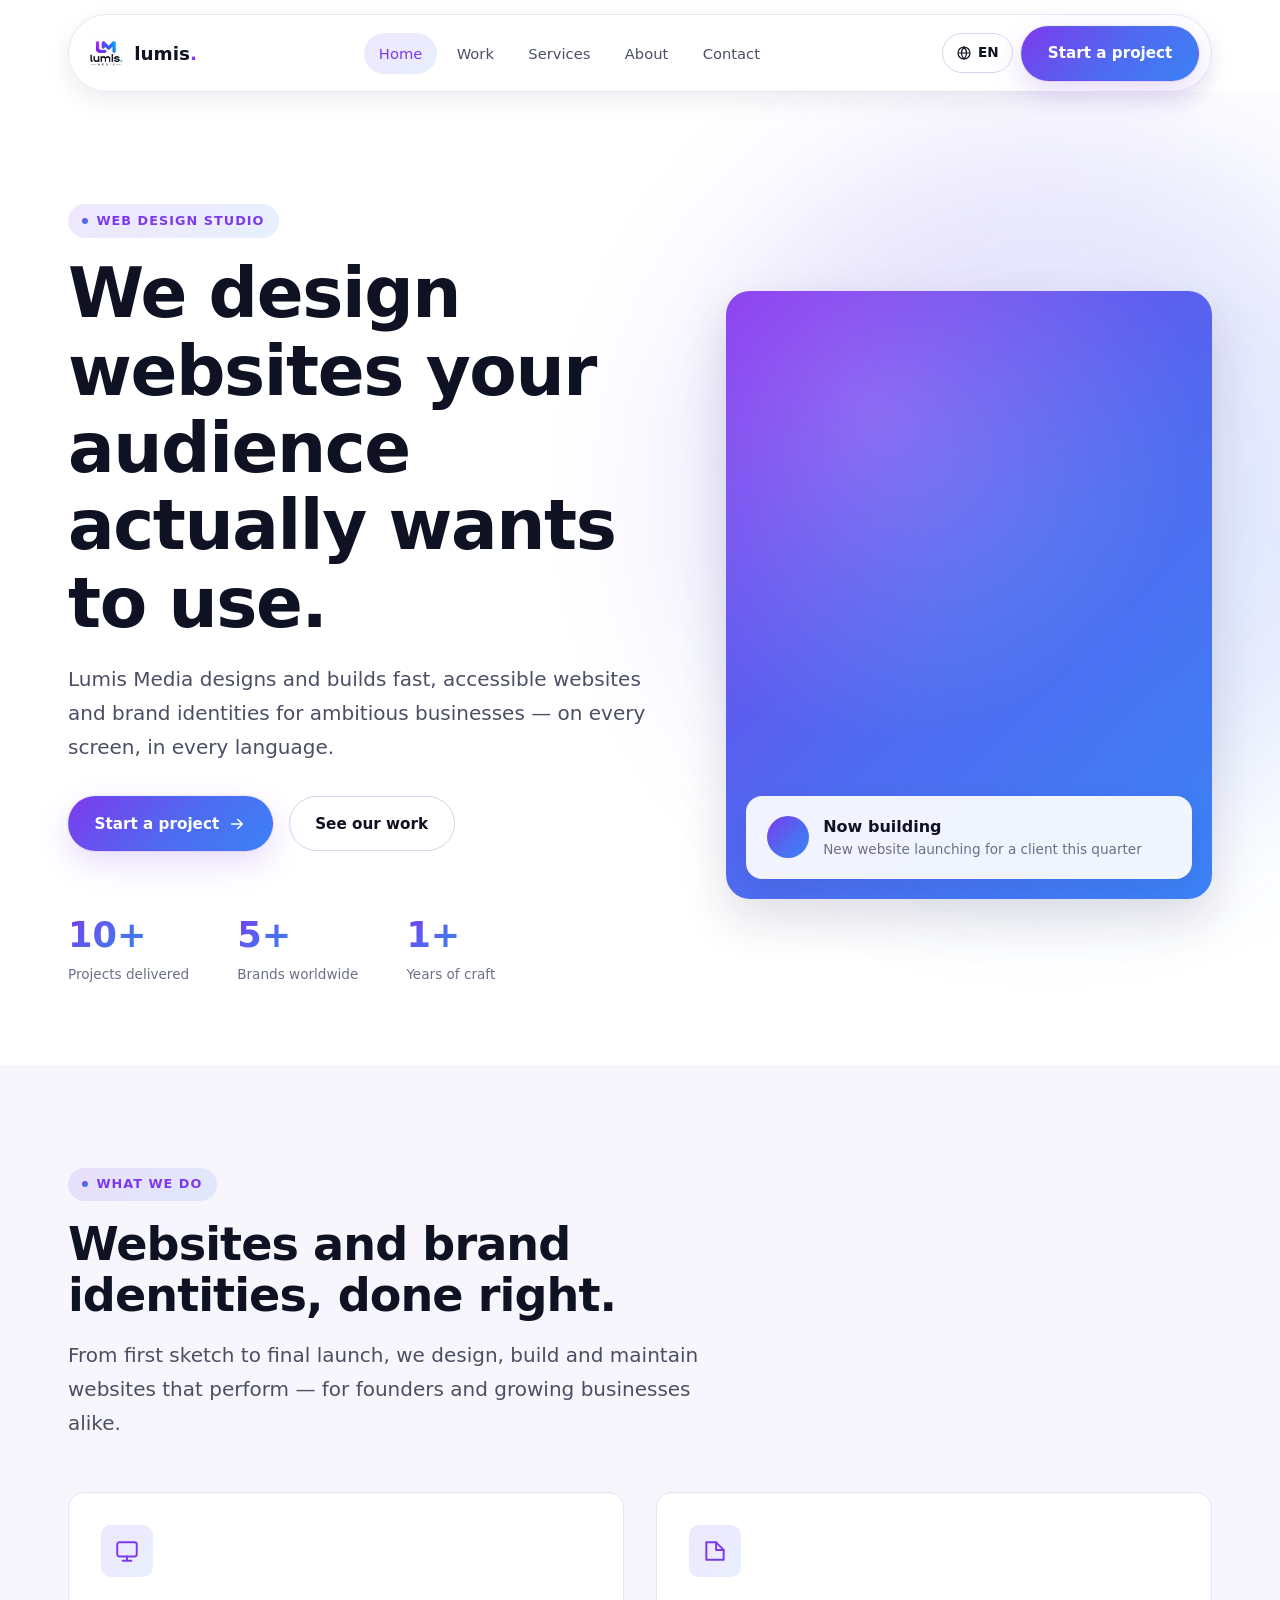
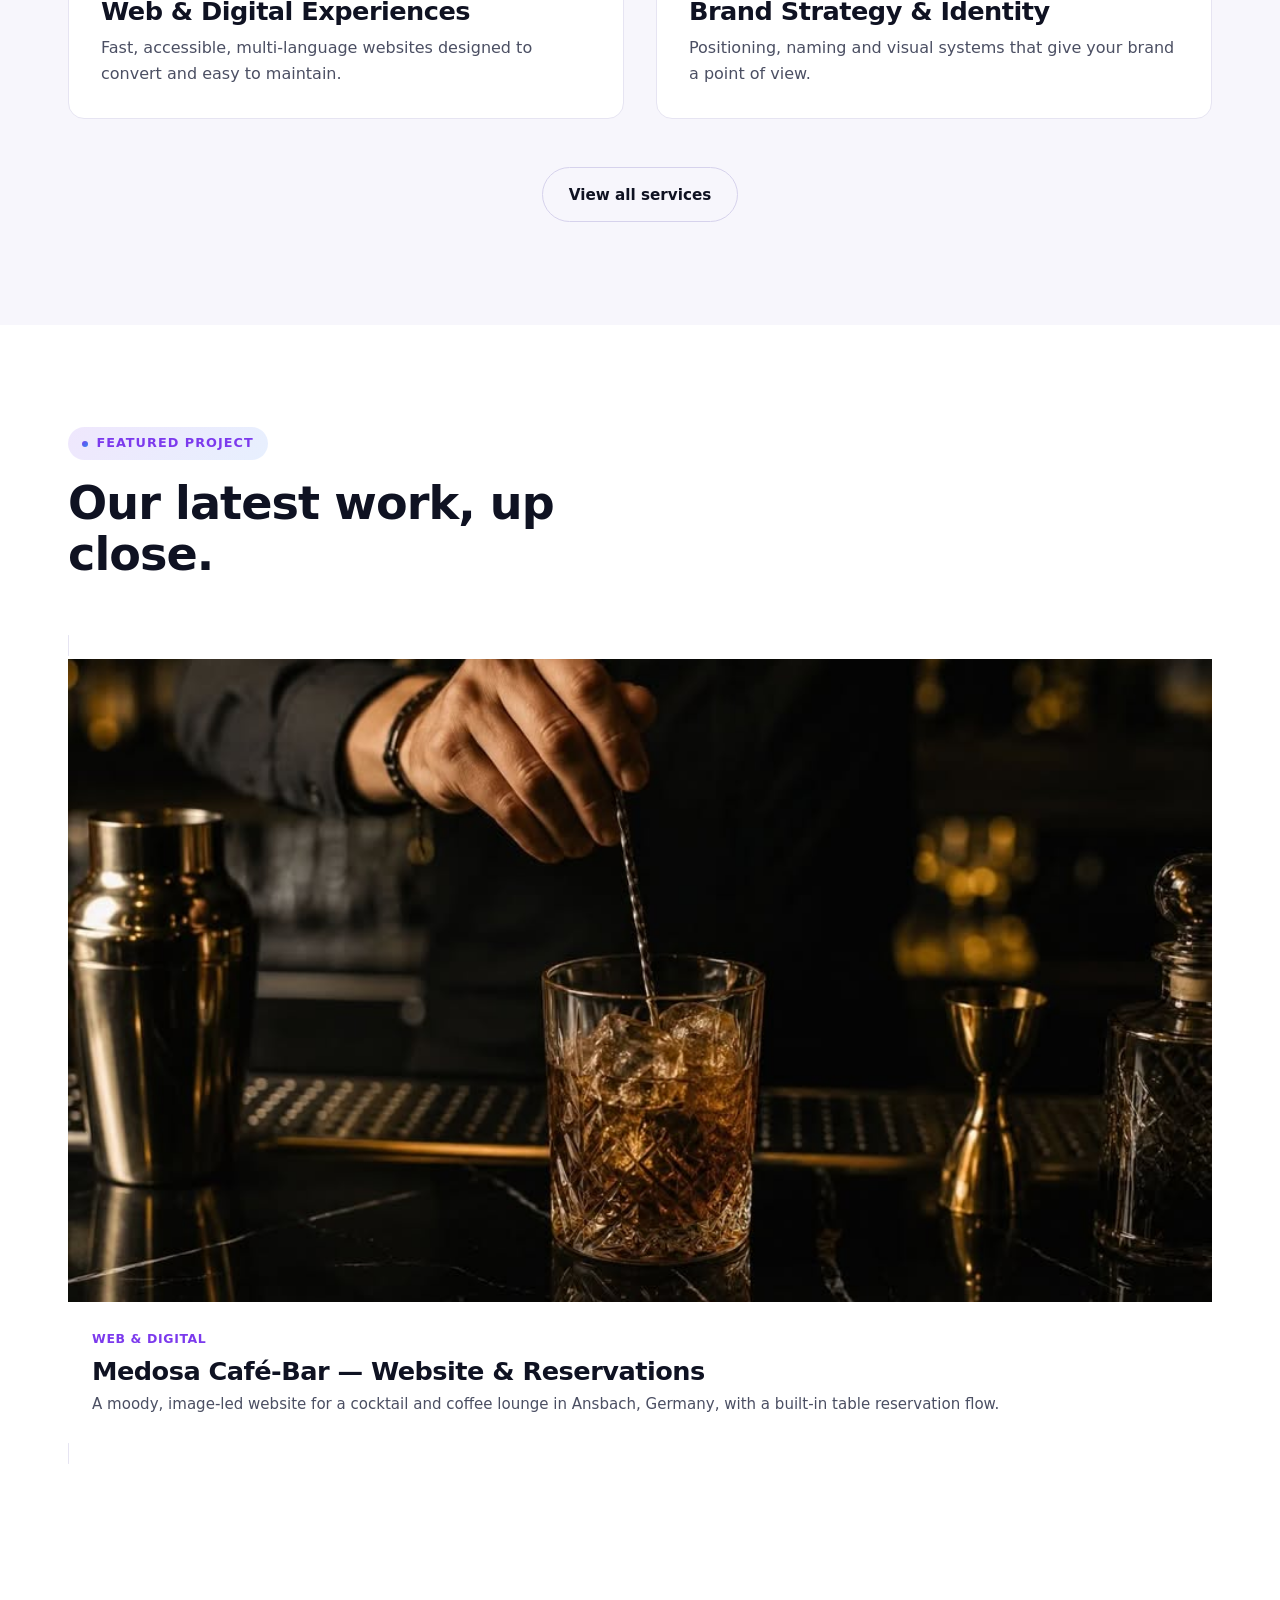
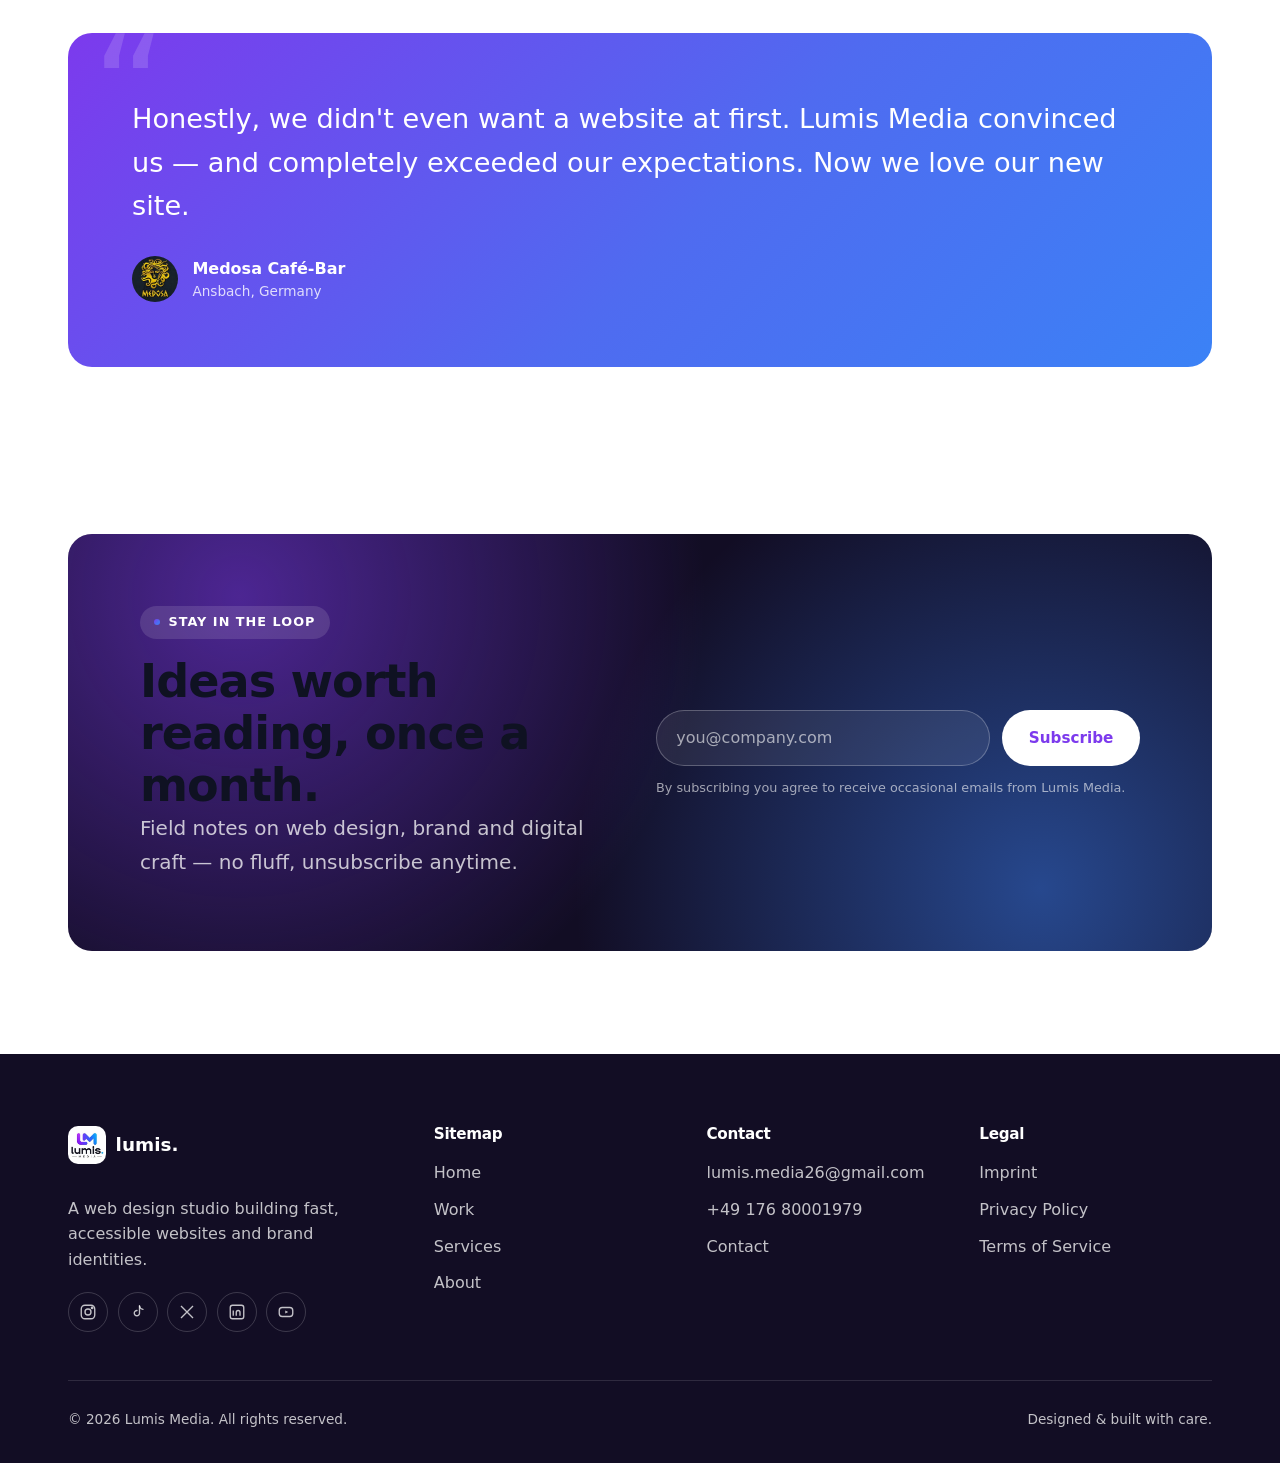
<file: index.html>
<!DOCTYPE html>
<html lang="en">
<head>
<meta charset="UTF-8">
<meta name="viewport" content="width=device-width, initial-scale=1">
<title data-page-title="meta.home_title">Lumis Media</title>
<meta name="description" content="Lumis Media is a web design studio building fast, accessible websites and brand identities for ambitious businesses.">
<link rel="icon" href="assets/img/logo.jpg">
<link rel="stylesheet" href="assets/css/styles.css">
</head>
<body>
<a class="skip-link" href="#main" data-i18n="common.skip_link">Skip to main content</a>

<!-- ===== Navbar ===== -->
<div class="nav-wrap">
  <div class="container">
    <nav class="navbar" aria-label="Primary">
      <a class="brand" href="index.html">
        <img src="assets/img/logo.jpg" alt="Lumis Media logo" width="38" height="38">
        <span class="brand-word">lumis<span>.</span></span>
      </a>
      <div class="nav-links" role="menubar">
        <a href="index.html" aria-current="page" data-i18n="common.nav.home">Home</a>
        <a href="work.html" data-i18n="common.nav.work">Work</a>
        <a href="services.html" data-i18n="common.nav.services">Services</a>
        <a href="about.html" data-i18n="common.nav.about">About</a>
        <a href="contact.html" data-i18n="common.nav.contact">Contact</a>
      </div>
      <div class="nav-actions">
        <div class="lang-switch" data-lang-switch>
          <button class="lang-btn" data-lang-toggle aria-haspopup="true" aria-expanded="false" aria-label="Change language">
            <svg viewBox="0 0 24 24" fill="none" width="16" height="16" stroke="currentColor" stroke-width="1.8"><circle cx="12" cy="12" r="9"/><path d="M3 12h18M12 3c2.5 2.6 3.8 5.7 3.8 9s-1.3 6.4-3.8 9c-2.5-2.6-3.8-5.7-3.8-9s1.3-6.4 3.8-9Z"/></svg>
            <span data-lang-current>EN</span>
          </button>
          <div class="lang-menu" role="menu">
            <button role="menuitem" data-lang-option="en">English</button>
            <button role="menuitem" data-lang-option="de">Deutsch</button>
          </div>
        </div>
        <a class="btn btn-primary" href="contact.html" data-i18n="common.nav_cta">Start a project</a>
        <button class="nav-toggle" data-menu-toggle aria-label="Open menu" aria-expanded="false" aria-controls="mobile-menu">
          <svg viewBox="0 0 24 24" fill="none" width="20" height="20" stroke="currentColor" stroke-width="2" stroke-linecap="round"><path d="M4 7h16M4 12h16M4 17h16"/></svg>
        </button>
      </div>
    </nav>
  </div>
</div>

<!-- ===== Mobile menu ===== -->
<div class="mobile-menu" id="mobile-menu" data-mobile-menu>
  <div class="mobile-menu-panel">
    <button class="mobile-menu-close" data-menu-close aria-label="Close menu">
      <svg viewBox="0 0 24 24" fill="none" width="18" height="18" stroke="currentColor" stroke-width="2" stroke-linecap="round"><path d="M6 6l12 12M18 6L6 18"/></svg>
    </button>
    <a href="index.html" data-i18n="common.nav.home">Home</a>
    <a href="work.html" data-i18n="common.nav.work">Work</a>
    <a href="services.html" data-i18n="common.nav.services">Services</a>
    <a href="about.html" data-i18n="common.nav.about">About</a>
    <a href="contact.html" data-i18n="common.nav.contact">Contact</a>
    <a class="btn btn-primary btn-block mt-2" href="contact.html" data-i18n="common.nav_cta">Start a project</a>
  </div>
</div>

<main id="main">

  <!-- ===== Hero ===== -->
  <section class="hero" data-hero>
    <div class="hero-bg-blob" data-hero-blob aria-hidden="true"></div>
    <div class="container hero-grid">
      <div class="hero-copy" data-reveal>
        <span class="eyebrow" data-i18n="home.hero.eyebrow">Creative Media Studio</span>
        <h1 data-i18n="home.hero.title">We craft stories your audience can't scroll past.</h1>
        <p class="text-lead" data-i18n="home.hero.lead">Lumis Media blends strategy, design and motion to help ambitious brands cut through the noise — across every screen, in every language.</p>
        <div class="hero-actions">
          <a class="btn btn-primary" href="contact.html">
            <span data-i18n="home.hero.cta_primary">Start a project</span>
            <svg class="arrow" viewBox="0 0 24 24" fill="none" stroke="currentColor" stroke-width="2" stroke-linecap="round"><path d="M5 12h14M13 6l6 6-6 6"/></svg>
          </a>
          <a class="btn btn-ghost" href="work.html" data-i18n="home.hero.cta_secondary">See our work</a>
        </div>

        <div class="hero-stats">
          <div class="hero-stat">
            <div class="num"><span class="grad" data-counter="10+">0</span></div>
            <div class="label" data-i18n="home.stats.s1_label">Projects delivered</div>
          </div>
          <div class="hero-stat">
            <div class="num"><span class="grad" data-counter="5+">0</span></div>
            <div class="label" data-i18n="home.stats.s2_label">Brands worldwide</div>
          </div>
          <div class="hero-stat">
            <div class="num"><span class="grad" data-counter="1+">0</span></div>
            <div class="label" data-i18n="home.stats.s3_label">Years of craft</div>
          </div>
        </div>
      </div>

      <div class="hero-visual" data-reveal data-reveal-delay="2">
        <div class="hero-visual-card">
          <div class="dot" aria-hidden="true"></div>
          <div>
            <div style="font-weight:600" data-i18n="home.hero.card_title">Now building</div>
            <div class="text-soft" style="font-size:0.85rem" data-i18n="home.hero.card_text">New website launching for a client this quarter</div>
          </div>
        </div>
      </div>
    </div>
  </section>

  <!-- ===== Services teaser ===== -->
  <section class="section section-alt">
    <div class="container">
      <div class="section-head" data-reveal>
        <span class="eyebrow" data-i18n="home.services_teaser.eyebrow">What we do</span>
        <h2 data-i18n="home.services_teaser.title">Full-service creative, without the agency overhead.</h2>
        <p class="text-lead mt-1" data-i18n="home.services_teaser.text">From first sketch to final cut, our team plans, produces and ships work that performs — for founders, marketing teams and media brands alike.</p>
      </div>

      <div class="grid grid-2">
        <div class="card service-card" data-reveal>
          <div class="icon-tile">
            <svg viewBox="0 0 24 24" fill="none" stroke="currentColor" stroke-width="1.8" stroke-linecap="round" stroke-linejoin="round"><rect x="3" y="4" width="18" height="13" rx="2"/><path d="M8 21h8M12 17v4"/></svg>
          </div>
          <h3 data-i18n="home.s1_title">Web & Digital Experiences</h3>
          <p data-i18n="home.s1_text">Fast, accessible, multi-language websites designed to convert and easy to maintain.</p>
        </div>
        <div class="card service-card" data-reveal data-reveal-delay="1">
          <div class="icon-tile">
            <svg viewBox="0 0 24 24" fill="none" stroke="currentColor" stroke-width="1.8" stroke-linecap="round" stroke-linejoin="round"><path d="M4 4h9l7 7v9H4z"/><path d="M13 4v7h7"/></svg>
          </div>
          <h3 data-i18n="home.s2_title">Brand Strategy & Identity</h3>
          <p data-i18n="home.s2_text">Positioning, naming and visual systems that give your brand a point of view.</p>
        </div>
      </div>

      <div class="text-center mt-3" data-reveal>
        <a class="btn btn-ghost" href="services.html" data-i18n="home.services_teaser.cta">View all services</a>
      </div>
    </div>
  </section>

  <!-- ===== Featured project ===== -->
  <section class="section">
    <div class="container">
      <div class="section-head" data-reveal>
        <span class="eyebrow" data-i18n="home.featured.eyebrow">Featured project</span>
        <h2 data-i18n="home.featured.title">Our latest work, up close.</h2>
      </div>

      <a class="project-card featured" href="https://medosa-cafebar.vercel.app/" target="_blank" rel="noopener noreferrer" data-reveal>
        <div class="project-thumb">
          <img src="assets/img/work/medosa-cafe-bar.jpg" alt="Medosa Café-Bar website — dark, moody cocktail bar hero shot" loading="lazy">
        </div>
        <div class="project-body">
          <span class="project-cat" data-i18n="work.p0_cat">Web & Digital</span>
          <h3 data-i18n="work.p0_title">Medosa Café-Bar — Website & Reservations</h3>
          <p data-i18n="work.p0_text">A moody, image-led website for a cocktail and coffee lounge in Ansbach, Germany, with a built-in table reservation flow.</p>
        </div>
      </a>
    </div>
  </section>

  <!-- ===== Testimonial ===== -->
  <section class="section-tight">
    <div class="container">
      <div class="testimonial" data-reveal>
        <blockquote data-i18n="home.testimonial.quote">"Honestly, we didn't even want a website at first. Lumis Media convinced us — and completely exceeded our expectations. Now we love our new site."</blockquote>
        <div class="author">
          <img class="avatar" src="assets/img/work/medosa-logo.png" alt="Medosa Café-Bar logo" width="46" height="46" style="object-fit:cover;">
          <div>
            <div style="font-weight:600" data-i18n="home.testimonial.name">Medosa Café-Bar</div>
            <div style="font-size:0.85rem; opacity:0.8" data-i18n="home.testimonial.role">Ansbach, Germany</div>
          </div>
        </div>
      </div>
    </div>
  </section>

  <!-- ===== Newsletter / final CTA ===== -->
  <section class="section">
    <div class="container">
      <div class="cta-band" data-reveal>
        <div class="grid grid-2">
          <div>
            <span class="eyebrow" style="background:rgba(255,255,255,0.12); color:#fff;" data-i18n="common.newsletter.eyebrow">Stay in the loop</span>
            <h2 data-i18n="common.newsletter.title">Ideas worth reading, once a month.</h2>
            <p class="text-lead" style="color:rgba(255,255,255,0.75)" data-i18n="common.newsletter.text">Field notes on media, brand and culture — no fluff, unsubscribe anytime.</p>
          </div>
          <div>
            <form class="form-row" data-newsletter-form>
              <label class="sr-only" for="newsletter-email" data-i18n="common.newsletter.placeholder">you@company.com</label>
              <input id="newsletter-email" type="email" required data-i18n-placeholder="common.newsletter.placeholder" placeholder="you@company.com">
              <button class="btn btn-light" type="submit" data-i18n="common.newsletter.cta">Subscribe</button>
            </form>
            <p class="form-note" data-i18n="common.newsletter.note">By subscribing you agree to receive occasional emails from Lumis Media.</p>
          </div>
        </div>
      </div>
    </div>
  </section>

</main>

<!-- ===== Footer ===== -->
<footer class="footer">
  <div class="container">
    <div class="footer-grid">
      <div>
        <a class="brand" href="index.html">
          <img src="assets/img/logo.jpg" alt="Lumis Media logo" width="38" height="38">
          <span class="brand-word">lumis<span>.</span></span>
        </a>
        <p class="mt-2" style="max-width:32ch" data-i18n="common.footer.tagline">A creative media studio crafting stories, brands and campaigns that move audiences.</p>
        <div class="footer-social">
          <a href="https://www.instagram.com/lumis_media/" target="_blank" rel="noopener noreferrer" aria-label="Instagram"><svg viewBox="0 0 24 24" fill="none" stroke="currentColor" stroke-width="1.8"><rect x="3" y="3" width="18" height="18" rx="5"/><circle cx="12" cy="12" r="4"/><circle cx="17.5" cy="6.5" r="1"/></svg></a>
          <a href="https://www.tiktok.com/@lumis_media?lang=de-DE" target="_blank" rel="noopener noreferrer" aria-label="TikTok"><svg viewBox="0 0 24 24" fill="none" stroke="currentColor" stroke-width="1.8" stroke-linecap="round" stroke-linejoin="round"><path d="M14 4v9.5a3.5 3.5 0 1 1-3.3-3.49"/><path d="M14 4c.4 2.4 2.2 4.2 4.6 4.5"/></svg></a>
          <a href="https://x.com/Lumismedia" target="_blank" rel="noopener noreferrer" aria-label="X (Twitter)"><svg viewBox="0 0 24 24" fill="none" stroke="currentColor" stroke-width="1.8"><path d="M4 4l16 16M20 4L4 20"/></svg></a>
          <a href="https://www.linkedin.com/in/lumis-media-114449420/" target="_blank" rel="noopener noreferrer" aria-label="LinkedIn"><svg viewBox="0 0 24 24" fill="none" stroke="currentColor" stroke-width="1.8"><rect x="3" y="3" width="18" height="18" rx="3"/><path d="M7 10v7M7 7v.01M11 17v-4.5a2.5 2.5 0 0 1 5 0V17"/></svg></a>
          <a href="https://www.youtube.com/channel/UCOdUq0qNI40Kn8Vr9n3t4QQ" target="_blank" rel="noopener noreferrer" aria-label="YouTube"><svg viewBox="0 0 24 24" fill="none" stroke="currentColor" stroke-width="1.8"><rect x="3" y="6" width="18" height="12" rx="4"/><path d="M11 10l4 2-4 2z" fill="currentColor" stroke="none"/></svg></a>
        </div>
      </div>
      <div>
        <h4 data-i18n="common.footer.col_sitemap">Sitemap</h4>
        <ul>
          <li><a href="index.html" data-i18n="common.nav.home">Home</a></li>
          <li><a href="work.html" data-i18n="common.nav.work">Work</a></li>
          <li><a href="services.html" data-i18n="common.nav.services">Services</a></li>
          <li><a href="about.html" data-i18n="common.nav.about">About</a></li>
        </ul>
      </div>
      <div>
        <h4 data-i18n="common.footer.col_contact">Contact</h4>
        <ul>
          <li><a href="mailto:lumis.media26@gmail.com">lumis.media26@gmail.com</a></li>
          <li><a href="tel:+4917680001979">+49 176 80001979</a></li>
          <li><a href="contact.html" data-i18n="common.nav.contact">Contact</a></li>
        </ul>
      </div>
      <div>
        <h4 data-i18n="common.footer.col_legal">Legal</h4>
        <ul>
          <li><a href="imprint.html" data-i18n="common.footer.imprint">Imprint</a></li>
          <li><a href="privacy.html" data-i18n="common.footer.privacy">Privacy Policy</a></li>
          <li><a href="terms.html" data-i18n="common.footer.terms">Terms of Service</a></li>
        </ul>
      </div>
    </div>
    <div class="footer-bottom">
      <span>&copy; 2026 Lumis Media. <span data-i18n="common.footer.rights">All rights reserved.</span></span>
      <span data-i18n="common.footer.made_with">Designed & built with care.</span>
    </div>
  </div>
</footer>

<script src="assets/js/i18n-data.js"></script>
<script src="assets/js/i18n.js"></script>
<script src="assets/js/main.js"></script>
</body>
</html>
</file>
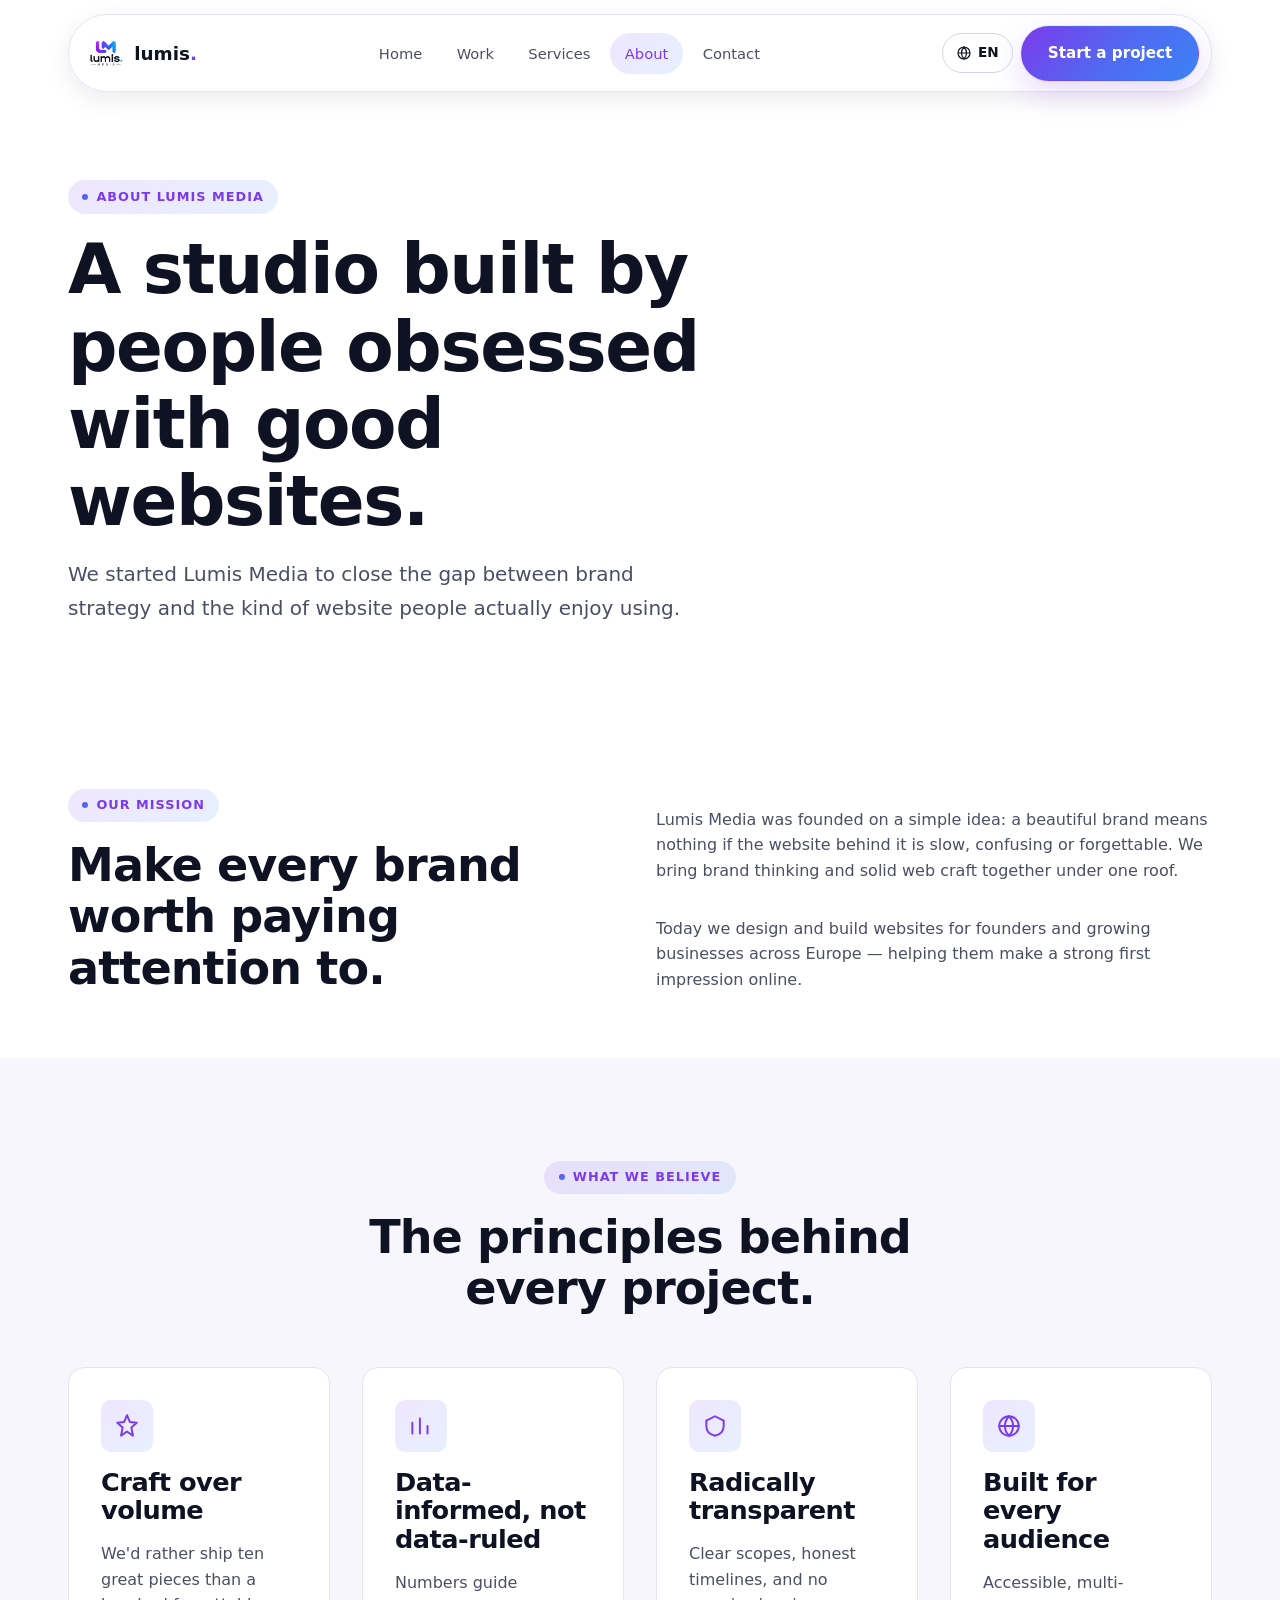
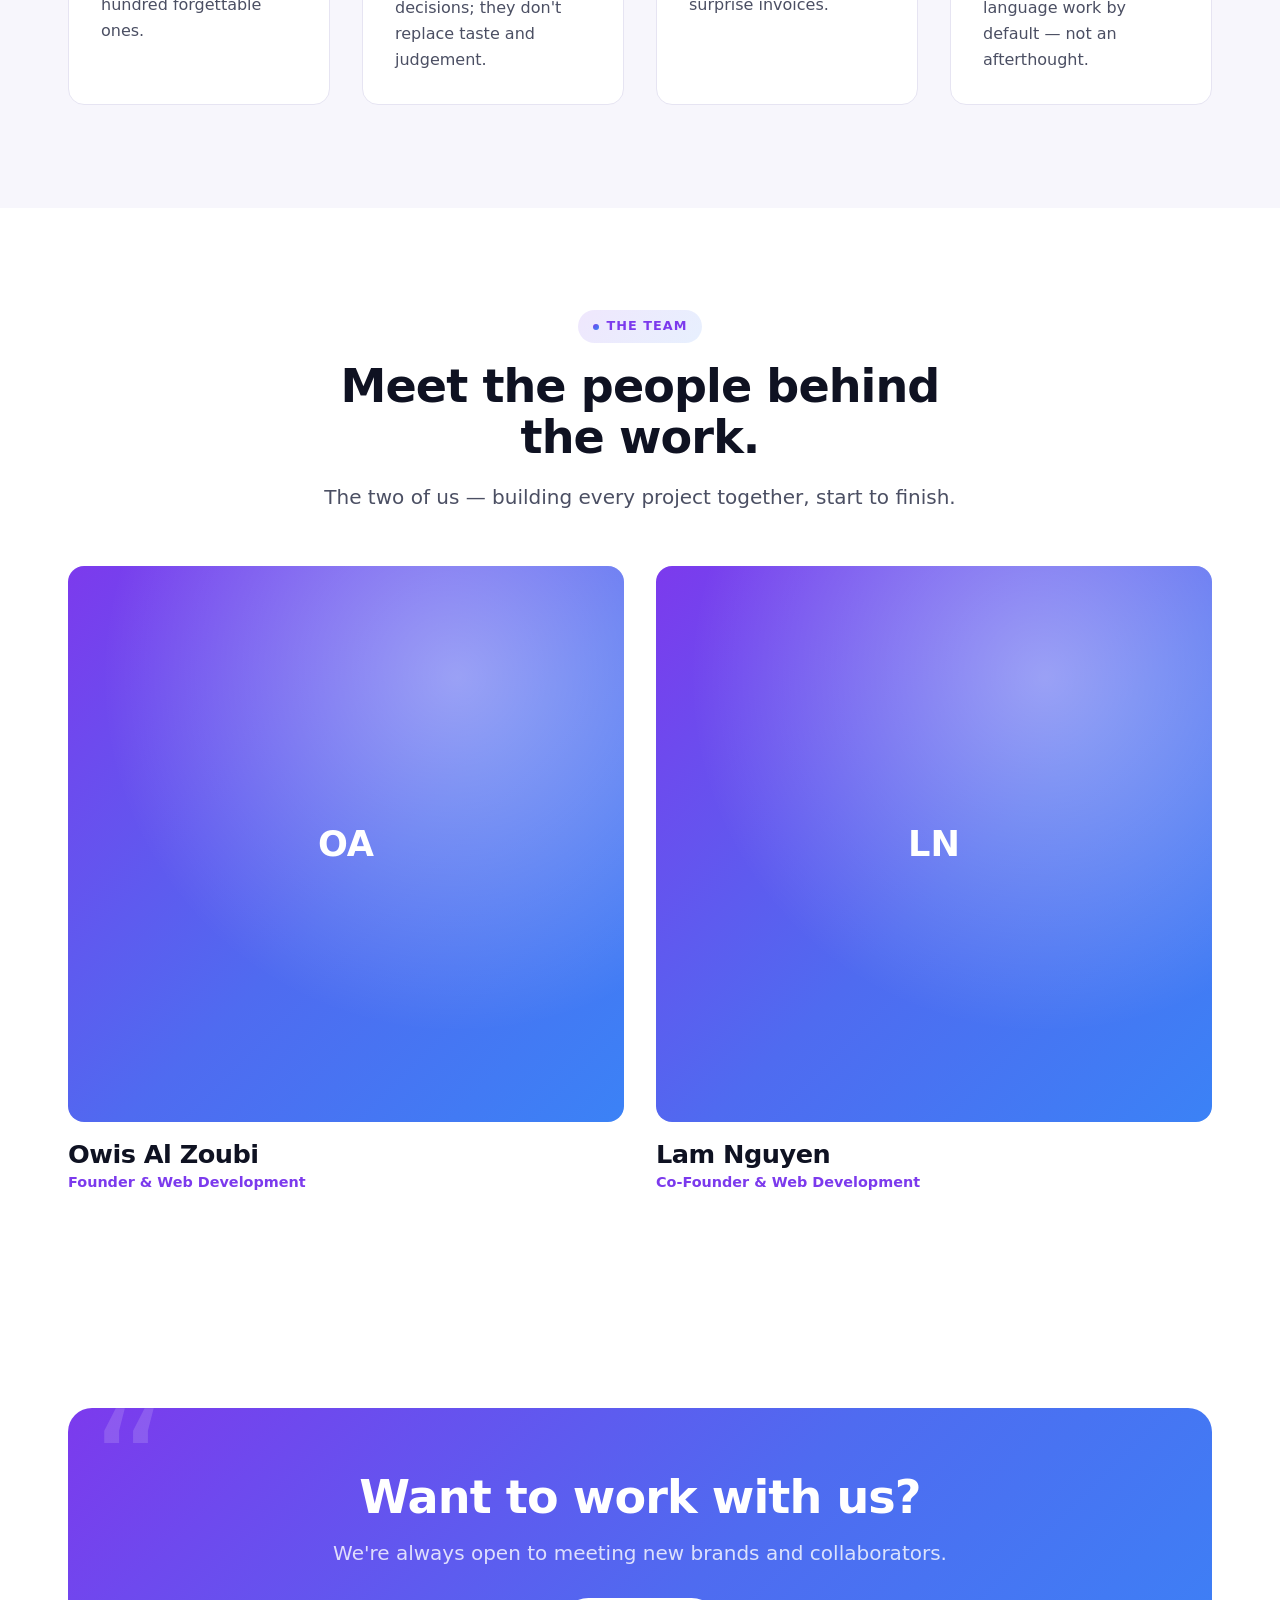
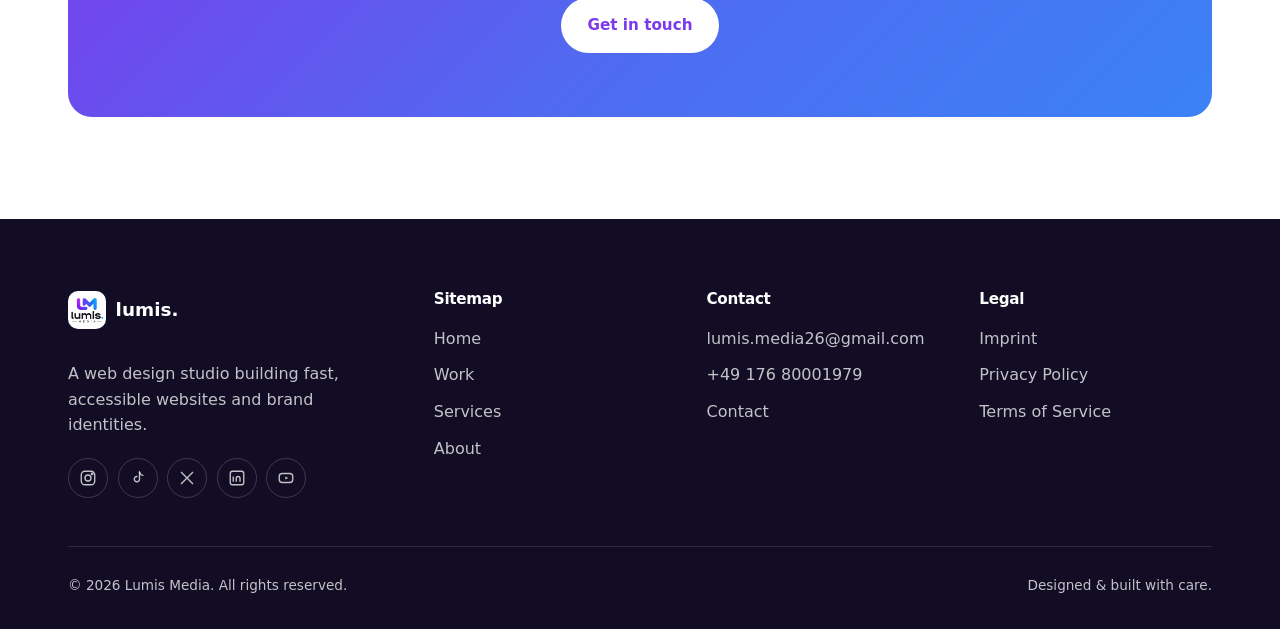
<file: about.html>
<!DOCTYPE html>
<html lang="en">
<head>
<meta charset="UTF-8">
<meta name="viewport" content="width=device-width, initial-scale=1">
<title data-page-title="meta.about_title">About — Lumis Media</title>
<meta name="description" content="Lumis Media is a media studio built by people obsessed with good stories — our mission, values and team.">
<link rel="icon" href="assets/img/logo.jpg">
<link rel="stylesheet" href="assets/css/styles.css">
</head>
<body>
<a class="skip-link" href="#main" data-i18n="common.skip_link">Skip to main content</a>

<div class="nav-wrap">
  <div class="container">
    <nav class="navbar" aria-label="Primary">
      <a class="brand" href="index.html">
        <img src="assets/img/logo.jpg" alt="Lumis Media logo" width="38" height="38">
        <span class="brand-word">lumis<span>.</span></span>
      </a>
      <div class="nav-links" role="menubar">
        <a href="index.html" data-i18n="common.nav.home">Home</a>
        <a href="work.html" data-i18n="common.nav.work">Work</a>
        <a href="services.html" data-i18n="common.nav.services">Services</a>
        <a href="about.html" aria-current="page" data-i18n="common.nav.about">About</a>
        <a href="contact.html" data-i18n="common.nav.contact">Contact</a>
      </div>
      <div class="nav-actions">
        <div class="lang-switch" data-lang-switch>
          <button class="lang-btn" data-lang-toggle aria-haspopup="true" aria-expanded="false" aria-label="Change language">
            <svg viewBox="0 0 24 24" fill="none" width="16" height="16" stroke="currentColor" stroke-width="1.8"><circle cx="12" cy="12" r="9"/><path d="M3 12h18M12 3c2.5 2.6 3.8 5.7 3.8 9s-1.3 6.4-3.8 9c-2.5-2.6-3.8-5.7-3.8-9s1.3-6.4 3.8-9Z"/></svg>
            <span data-lang-current>EN</span>
          </button>
          <div class="lang-menu" role="menu">
            <button role="menuitem" data-lang-option="en">English</button>
            <button role="menuitem" data-lang-option="de">Deutsch</button>
          </div>
        </div>
        <a class="btn btn-primary" href="contact.html" data-i18n="common.nav_cta">Start a project</a>
        <button class="nav-toggle" data-menu-toggle aria-label="Open menu" aria-expanded="false" aria-controls="mobile-menu">
          <svg viewBox="0 0 24 24" fill="none" width="20" height="20" stroke="currentColor" stroke-width="2" stroke-linecap="round"><path d="M4 7h16M4 12h16M4 17h16"/></svg>
        </button>
      </div>
    </nav>
  </div>
</div>

<div class="mobile-menu" id="mobile-menu" data-mobile-menu>
  <div class="mobile-menu-panel">
    <button class="mobile-menu-close" data-menu-close aria-label="Close menu">
      <svg viewBox="0 0 24 24" fill="none" width="18" height="18" stroke="currentColor" stroke-width="2" stroke-linecap="round"><path d="M6 6l12 12M18 6L6 18"/></svg>
    </button>
    <a href="index.html" data-i18n="common.nav.home">Home</a>
    <a href="work.html" data-i18n="common.nav.work">Work</a>
    <a href="services.html" data-i18n="common.nav.services">Services</a>
    <a href="about.html" data-i18n="common.nav.about">About</a>
    <a href="contact.html" data-i18n="common.nav.contact">Contact</a>
    <a class="btn btn-primary btn-block mt-2" href="contact.html" data-i18n="common.nav_cta">Start a project</a>
  </div>
</div>

<main id="main">

  <section class="page-hero container">
    <div class="section-head" data-reveal>
      <span class="eyebrow" data-i18n="about.hero.eyebrow">About Lumis Media</span>
      <h1 data-i18n="about.hero.title">A media studio built by people obsessed with good stories.</h1>
      <p class="text-lead mt-1" data-i18n="about.hero.lead">We started Lumis Media to close the gap between brand strategy and the kind of content people actually want to watch, read and share.</p>
    </div>
  </section>

  <section class="section-tight">
    <div class="container grid grid-2" style="align-items:center;">
      <div data-reveal>
        <span class="eyebrow" data-i18n="about.mission.eyebrow">Our mission</span>
        <h2 data-i18n="about.mission.title">Make every brand worth paying attention to.</h2>
      </div>
      <div data-reveal data-reveal-delay="1">
        <p class="text-muted mt-1" data-i18n="about.mission.text_1">Lumis Media was founded on a simple idea: great strategy means nothing if the content it produces gets scrolled past. We bring brand thinking and craft production together under one roof.</p>
        <p class="text-muted mt-2" data-i18n="about.mission.text_2">Today we work with founders, marketing teams and media brands across Europe — helping them plan, produce and distribute content that actually earns attention.</p>
      </div>
    </div>
  </section>

  <section class="section section-alt">
    <div class="container">
      <div class="section-head center" data-reveal>
        <span class="eyebrow" data-i18n="about.values.eyebrow">What we believe</span>
        <h2 data-i18n="about.values.title">The principles behind every project.</h2>
      </div>
      <div class="grid grid-4">
        <div class="card value-card" data-reveal>
          <div class="icon-tile"><svg viewBox="0 0 24 24" fill="none" stroke="currentColor" stroke-width="1.8" stroke-linecap="round" stroke-linejoin="round"><path d="M12 2l2.6 6.3L21 9l-5 4.3L17.5 21 12 17l-5.5 4L8 13.3 3 9l6.4-0.7z"/></svg></div>
          <h3 data-i18n="about.values.v1_title">Craft over volume</h3>
          <p class="text-muted mt-1" data-i18n="about.values.v1_text">We'd rather ship ten great pieces than a hundred forgettable ones.</p>
        </div>
        <div class="card value-card" data-reveal data-reveal-delay="1">
          <div class="icon-tile"><svg viewBox="0 0 24 24" fill="none" stroke="currentColor" stroke-width="1.8" stroke-linecap="round" stroke-linejoin="round"><path d="M4 19V9M11 19V5M18 19v-7"/></svg></div>
          <h3 data-i18n="about.values.v2_title">Data-informed, not data-ruled</h3>
          <p class="text-muted mt-1" data-i18n="about.values.v2_text">Numbers guide decisions; they don't replace taste and judgement.</p>
        </div>
        <div class="card value-card" data-reveal data-reveal-delay="2">
          <div class="icon-tile"><svg viewBox="0 0 24 24" fill="none" stroke="currentColor" stroke-width="1.8" stroke-linecap="round" stroke-linejoin="round"><path d="M12 3l8 4v5c0 4.5-3.2 7.9-8 9-4.8-1.1-8-4.5-8-9V7z"/></svg></div>
          <h3 data-i18n="about.values.v3_title">Radically transparent</h3>
          <p class="text-muted mt-1" data-i18n="about.values.v3_text">Clear scopes, honest timelines, and no surprise invoices.</p>
        </div>
        <div class="card value-card" data-reveal data-reveal-delay="3">
          <div class="icon-tile"><svg viewBox="0 0 24 24" fill="none" stroke="currentColor" stroke-width="1.8" stroke-linecap="round" stroke-linejoin="round"><circle cx="12" cy="12" r="9"/><path d="M3 12h18M12 3c2.5 2.6 3.8 5.7 3.8 9s-1.3 6.4-3.8 9c-2.5-2.6-3.8-5.7-3.8-9s1.3-6.4 3.8-9Z"/></svg></div>
          <h3 data-i18n="about.values.v4_title">Built for every audience</h3>
          <p class="text-muted mt-1" data-i18n="about.values.v4_text">Accessible, multi-language work by default — not an afterthought.</p>
        </div>
      </div>
    </div>
  </section>

  <section class="section">
    <div class="container">
      <div class="section-head center" data-reveal>
        <span class="eyebrow" data-i18n="about.team.eyebrow">The team</span>
        <h2 data-i18n="about.team.title">Meet the people behind the work.</h2>
        <p class="text-lead mt-1" data-i18n="about.team.text">The two of us — building every project together, start to finish.</p>
      </div>
      <div class="grid grid-2">
        <div class="team-card" data-reveal>
          <div class="team-avatar">OA</div>
          <h3 data-i18n="about.team.t1_name">Owis Al Zoubi</h3>
          <p class="team-role" data-i18n="about.team.t1_role">Founder & Web Development</p>
        </div>
        <div class="team-card" data-reveal data-reveal-delay="1">
          <div class="team-avatar">LN</div>
          <h3 data-i18n="about.team.t2_name">Lam Nguyen</h3>
          <p class="team-role" data-i18n="about.team.t2_role">Co-Founder & Web Development</p>
        </div>
      </div>
    </div>
  </section>

  <section class="section">
    <div class="container">
      <div class="testimonial" data-reveal style="text-align:center; display:flex; flex-direction:column; align-items:center;">
        <h2 style="color:#fff; margin-bottom:0.75rem;" data-i18n="about.cta.title">Want to work with us?</h2>
        <p class="text-lead" style="color:rgba(255,255,255,0.8); margin-bottom:1.75rem;" data-i18n="about.cta.text">We're always open to meeting new brands and collaborators.</p>
        <a class="btn btn-light" href="contact.html" data-i18n="about.cta.cta">Get in touch</a>
      </div>
    </div>
  </section>

</main>

<footer class="footer">
  <div class="container">
    <div class="footer-grid">
      <div>
        <a class="brand" href="index.html">
          <img src="assets/img/logo.jpg" alt="Lumis Media logo" width="38" height="38">
          <span class="brand-word">lumis<span>.</span></span>
        </a>
        <p class="mt-2" style="max-width:32ch" data-i18n="common.footer.tagline">A creative media studio crafting stories, brands and campaigns that move audiences.</p>
        <div class="footer-social">
          <a href="https://www.instagram.com/lumis_media/" target="_blank" rel="noopener noreferrer" aria-label="Instagram"><svg viewBox="0 0 24 24" fill="none" stroke="currentColor" stroke-width="1.8"><rect x="3" y="3" width="18" height="18" rx="5"/><circle cx="12" cy="12" r="4"/><circle cx="17.5" cy="6.5" r="1"/></svg></a>
          <a href="https://www.tiktok.com/@lumis_media?lang=de-DE" target="_blank" rel="noopener noreferrer" aria-label="TikTok"><svg viewBox="0 0 24 24" fill="none" stroke="currentColor" stroke-width="1.8" stroke-linecap="round" stroke-linejoin="round"><path d="M14 4v9.5a3.5 3.5 0 1 1-3.3-3.49"/><path d="M14 4c.4 2.4 2.2 4.2 4.6 4.5"/></svg></a>
          <a href="https://x.com/Lumismedia" target="_blank" rel="noopener noreferrer" aria-label="X (Twitter)"><svg viewBox="0 0 24 24" fill="none" stroke="currentColor" stroke-width="1.8"><path d="M4 4l16 16M20 4L4 20"/></svg></a>
          <a href="https://www.linkedin.com/in/lumis-media-114449420/" target="_blank" rel="noopener noreferrer" aria-label="LinkedIn"><svg viewBox="0 0 24 24" fill="none" stroke="currentColor" stroke-width="1.8"><rect x="3" y="3" width="18" height="18" rx="3"/><path d="M7 10v7M7 7v.01M11 17v-4.5a2.5 2.5 0 0 1 5 0V17"/></svg></a>
          <a href="https://www.youtube.com/channel/UCOdUq0qNI40Kn8Vr9n3t4QQ" target="_blank" rel="noopener noreferrer" aria-label="YouTube"><svg viewBox="0 0 24 24" fill="none" stroke="currentColor" stroke-width="1.8"><rect x="3" y="6" width="18" height="12" rx="4"/><path d="M11 10l4 2-4 2z" fill="currentColor" stroke="none"/></svg></a>
        </div>
      </div>
      <div>
        <h4 data-i18n="common.footer.col_sitemap">Sitemap</h4>
        <ul>
          <li><a href="index.html" data-i18n="common.nav.home">Home</a></li>
          <li><a href="work.html" data-i18n="common.nav.work">Work</a></li>
          <li><a href="services.html" data-i18n="common.nav.services">Services</a></li>
          <li><a href="about.html" data-i18n="common.nav.about">About</a></li>
        </ul>
      </div>
      <div>
        <h4 data-i18n="common.footer.col_contact">Contact</h4>
        <ul>
          <li><a href="mailto:lumis.media26@gmail.com">lumis.media26@gmail.com</a></li>
          <li><a href="tel:+4917680001979">+49 176 80001979</a></li>
          <li><a href="contact.html" data-i18n="common.nav.contact">Contact</a></li>
        </ul>
      </div>
      <div>
        <h4 data-i18n="common.footer.col_legal">Legal</h4>
        <ul>
          <li><a href="imprint.html" data-i18n="common.footer.imprint">Imprint</a></li>
          <li><a href="privacy.html" data-i18n="common.footer.privacy">Privacy Policy</a></li>
          <li><a href="terms.html" data-i18n="common.footer.terms">Terms of Service</a></li>
        </ul>
      </div>
    </div>
    <div class="footer-bottom">
      <span>&copy; 2026 Lumis Media. <span data-i18n="common.footer.rights">All rights reserved.</span></span>
      <span data-i18n="common.footer.made_with">Designed & built with care.</span>
    </div>
  </div>
</footer>

<script src="assets/js/i18n-data.js"></script>
<script src="assets/js/i18n.js"></script>
<script src="assets/js/main.js"></script>
</body>
</html>
</file>
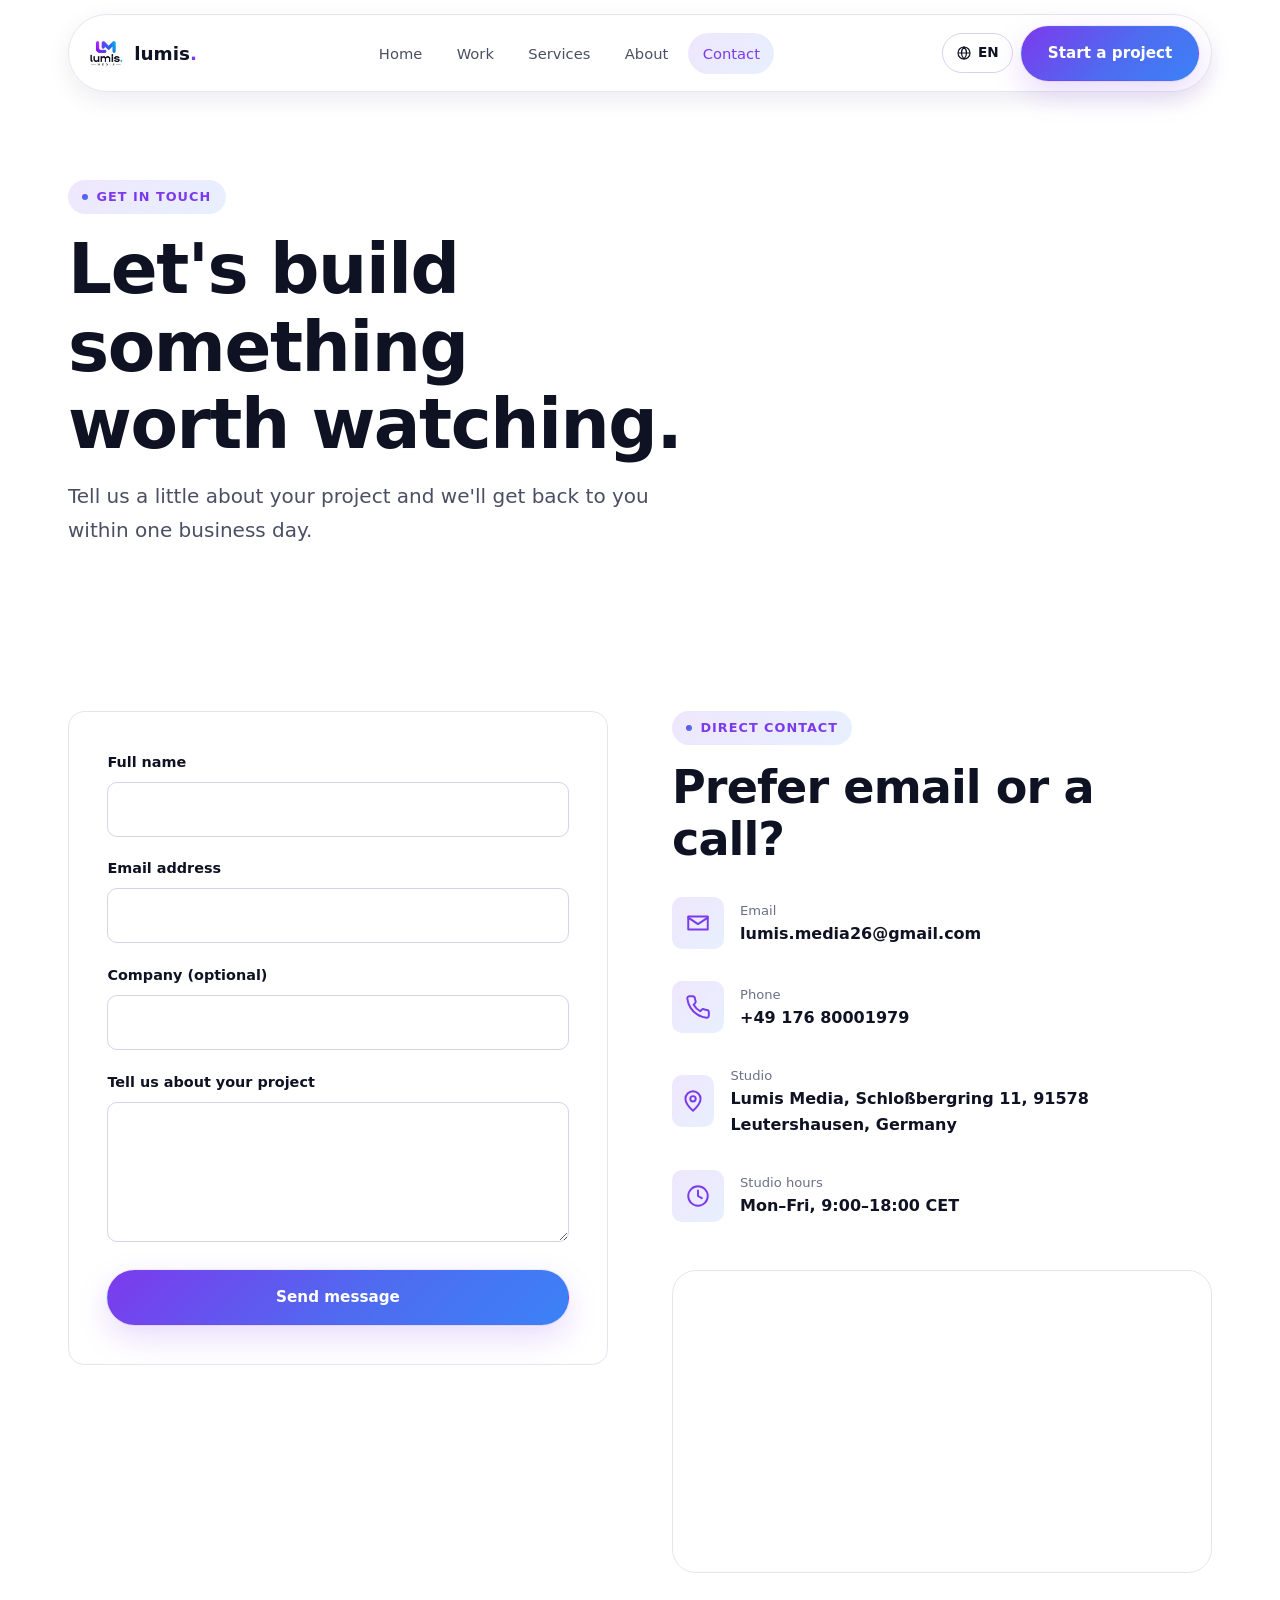
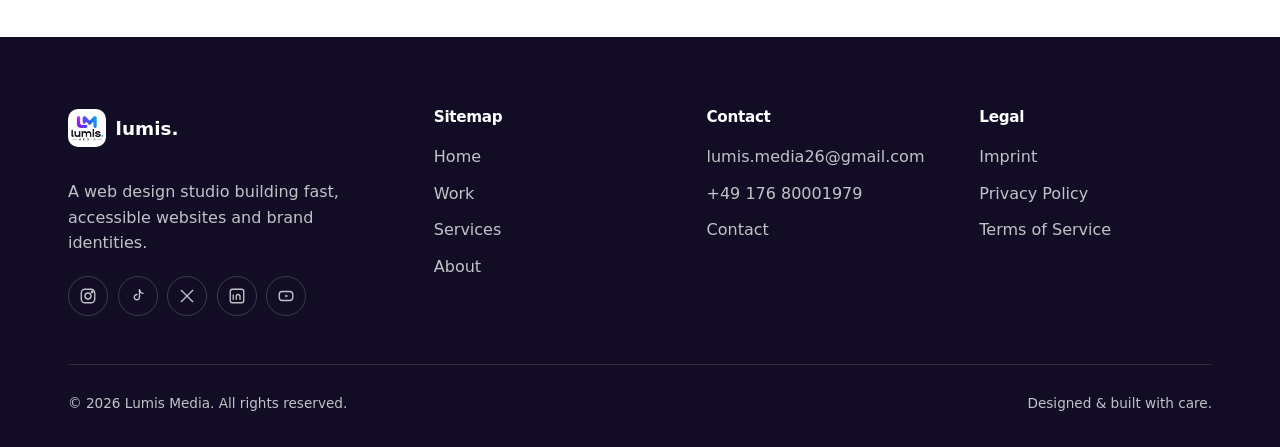
<file: contact.html>
<!DOCTYPE html>
<html lang="en">
<head>
<meta charset="UTF-8">
<meta name="viewport" content="width=device-width, initial-scale=1">
<title data-page-title="meta.contact_title">Contact — Lumis Media</title>
<meta name="description" content="Get in touch with Lumis Media — tell us about your project and we'll reply within one business day.">
<link rel="icon" href="assets/img/logo.jpg">
<link rel="stylesheet" href="assets/css/styles.css">
</head>
<body>
<a class="skip-link" href="#main" data-i18n="common.skip_link">Skip to main content</a>

<div class="nav-wrap">
  <div class="container">
    <nav class="navbar" aria-label="Primary">
      <a class="brand" href="index.html">
        <img src="assets/img/logo.jpg" alt="Lumis Media logo" width="38" height="38">
        <span class="brand-word">lumis<span>.</span></span>
      </a>
      <div class="nav-links" role="menubar">
        <a href="index.html" data-i18n="common.nav.home">Home</a>
        <a href="work.html" data-i18n="common.nav.work">Work</a>
        <a href="services.html" data-i18n="common.nav.services">Services</a>
        <a href="about.html" data-i18n="common.nav.about">About</a>
        <a href="contact.html" aria-current="page" data-i18n="common.nav.contact">Contact</a>
      </div>
      <div class="nav-actions">
        <div class="lang-switch" data-lang-switch>
          <button class="lang-btn" data-lang-toggle aria-haspopup="true" aria-expanded="false" aria-label="Change language">
            <svg viewBox="0 0 24 24" fill="none" width="16" height="16" stroke="currentColor" stroke-width="1.8"><circle cx="12" cy="12" r="9"/><path d="M3 12h18M12 3c2.5 2.6 3.8 5.7 3.8 9s-1.3 6.4-3.8 9c-2.5-2.6-3.8-5.7-3.8-9s1.3-6.4 3.8-9Z"/></svg>
            <span data-lang-current>EN</span>
          </button>
          <div class="lang-menu" role="menu">
            <button role="menuitem" data-lang-option="en">English</button>
            <button role="menuitem" data-lang-option="de">Deutsch</button>
          </div>
        </div>
        <a class="btn btn-primary" href="contact.html" data-i18n="common.nav_cta">Start a project</a>
        <button class="nav-toggle" data-menu-toggle aria-label="Open menu" aria-expanded="false" aria-controls="mobile-menu">
          <svg viewBox="0 0 24 24" fill="none" width="20" height="20" stroke="currentColor" stroke-width="2" stroke-linecap="round"><path d="M4 7h16M4 12h16M4 17h16"/></svg>
        </button>
      </div>
    </nav>
  </div>
</div>

<div class="mobile-menu" id="mobile-menu" data-mobile-menu>
  <div class="mobile-menu-panel">
    <button class="mobile-menu-close" data-menu-close aria-label="Close menu">
      <svg viewBox="0 0 24 24" fill="none" width="18" height="18" stroke="currentColor" stroke-width="2" stroke-linecap="round"><path d="M6 6l12 12M18 6L6 18"/></svg>
    </button>
    <a href="index.html" data-i18n="common.nav.home">Home</a>
    <a href="work.html" data-i18n="common.nav.work">Work</a>
    <a href="services.html" data-i18n="common.nav.services">Services</a>
    <a href="about.html" data-i18n="common.nav.about">About</a>
    <a href="contact.html" data-i18n="common.nav.contact">Contact</a>
    <a class="btn btn-primary btn-block mt-2" href="contact.html" data-i18n="common.nav_cta">Start a project</a>
  </div>
</div>

<main id="main">

  <section class="page-hero container">
    <div class="section-head" data-reveal>
      <span class="eyebrow" data-i18n="contact.hero.eyebrow">Get in touch</span>
      <h1 data-i18n="contact.hero.title">Let's build something worth watching.</h1>
      <p class="text-lead mt-1" data-i18n="contact.hero.lead">Tell us a little about your project and we'll get back to you within one business day.</p>
    </div>
  </section>

  <section class="section-tight">
    <div class="container grid grid-2" style="align-items:start; gap:clamp(2rem,5vw,4rem);">

      <div class="card" data-reveal style="padding:clamp(1.75rem,3vw,2.5rem);">
        <form data-contact-form novalidate action="https://formsubmit.co/lumis.media26@gmail.com" method="POST">
          <input type="hidden" name="_subject" value="New message from lumis-media.com">
          <input type="hidden" name="_template" value="table">
          <input type="hidden" name="_captcha" value="false">
          <input type="text" name="_honey" style="display:none" tabindex="-1" autocomplete="off">
          <div class="field">
            <label for="name" data-i18n="contact.form.name_label">Full name</label>
            <input id="name" name="name" type="text" data-required autocomplete="name">
            <p class="error-msg" data-i18n="contact.form.name_error">Please enter your name.</p>
          </div>
          <div class="field">
            <label for="email" data-i18n="contact.form.email_label">Email address</label>
            <input id="email" name="email" type="email" data-required autocomplete="email">
            <p class="error-msg" data-i18n="contact.form.email_error">Please enter a valid email address.</p>
          </div>
          <div class="field">
            <label for="company" data-i18n="contact.form.company_label">Company (optional)</label>
            <input id="company" name="company" type="text" autocomplete="organization">
          </div>
          <div class="field">
            <label for="message" data-i18n="contact.form.message_label">Tell us about your project</label>
            <textarea id="message" name="message" data-required></textarea>
            <p class="error-msg" data-i18n="contact.form.message_error">Please add a short message.</p>
          </div>
          <button class="btn btn-primary btn-block" type="submit" data-i18n="contact.form.submit">Send message</button>
          <p class="error-msg" data-form-error style="display:none; text-align:center; margin-top:0.75rem;">Something went wrong — please try again or email us directly.</p>
          <div class="form-success" data-form-success>
            <svg viewBox="0 0 24 24" fill="none" stroke="currentColor" stroke-width="2" width="20" height="20" stroke-linecap="round" stroke-linejoin="round"><path d="M20 6L9 17l-5-5"/></svg>
            <span data-i18n="contact.form.success">Thanks — your message is on its way. We'll reply within one business day.</span>
          </div>
        </form>
      </div>

      <div data-reveal data-reveal-delay="1">
        <span class="eyebrow" data-i18n="contact.info.eyebrow">Direct contact</span>
        <h2 data-i18n="contact.info.title">Prefer email or a call?</h2>

        <ul class="mt-2">
          <li class="flex items-center gap-2 mt-2">
            <div class="icon-tile" style="margin-bottom:0;"><svg viewBox="0 0 24 24" fill="none" stroke="currentColor" stroke-width="1.8" stroke-linecap="round" stroke-linejoin="round"><path d="M3 6h18v12H3z"/><path d="M3 7l9 6 9-6"/></svg></div>
            <div>
              <div class="text-soft" style="font-size:0.82rem" data-i18n="contact.info.email_label">Email</div>
              <a href="mailto:lumis.media26@gmail.com" style="font-weight:600">lumis.media26@gmail.com</a>
            </div>
          </li>
          <li class="flex items-center gap-2 mt-2">
            <div class="icon-tile" style="margin-bottom:0;"><svg viewBox="0 0 24 24" fill="none" stroke="currentColor" stroke-width="1.8" stroke-linecap="round" stroke-linejoin="round"><path d="M22 16.9v3a2 2 0 0 1-2.2 2 19.8 19.8 0 0 1-8.6-3.1 19.5 19.5 0 0 1-6-6 19.8 19.8 0 0 1-3.1-8.7A2 2 0 0 1 4.1 2h3a2 2 0 0 1 2 1.7c.1.9.3 1.8.6 2.7a2 2 0 0 1-.4 2.1L8 9.9a16 16 0 0 0 6 6l1.4-1.4a2 2 0 0 1 2.1-.4c.9.3 1.8.5 2.7.6a2 2 0 0 1 1.8 2.2z"/></svg></div>
            <div>
              <div class="text-soft" style="font-size:0.82rem" data-i18n="contact.info.phone_label">Phone</div>
              <a href="tel:+4917680001979" style="font-weight:600">+49 176 80001979</a>
            </div>
          </li>
          <li class="flex items-center gap-2 mt-2">
            <div class="icon-tile" style="margin-bottom:0;"><svg viewBox="0 0 24 24" fill="none" stroke="currentColor" stroke-width="1.8" stroke-linecap="round" stroke-linejoin="round"><path d="M12 21s-7-6.1-7-11a7 7 0 0 1 14 0c0 4.9-7 11-7 11z"/><circle cx="12" cy="10" r="2.5"/></svg></div>
            <div>
              <div class="text-soft" style="font-size:0.82rem" data-i18n="contact.info.address_label">Studio</div>
              <span style="font-weight:600" data-i18n="contact.info.address_value">Lumis Media, Schloßbergring 11, 91578 Leutershausen, Germany</span>
            </div>
          </li>
          <li class="flex items-center gap-2 mt-2">
            <div class="icon-tile" style="margin-bottom:0;"><svg viewBox="0 0 24 24" fill="none" stroke="currentColor" stroke-width="1.8" stroke-linecap="round" stroke-linejoin="round"><circle cx="12" cy="12" r="9"/><path d="M12 7v5l3.5 2"/></svg></div>
            <div>
              <div class="text-soft" style="font-size:0.82rem" data-i18n="contact.info.hours_label">Studio hours</div>
              <span style="font-weight:600" data-i18n="contact.info.hours_value">Mon–Fri, 9:00–18:00 CET</span>
            </div>
          </li>
        </ul>

        <div class="mt-3" style="border-radius:var(--radius-lg); overflow:hidden; border:1px solid var(--color-border); aspect-ratio:16/9;">
          <iframe
            src="https://www.google.com/maps?q=Schlo%C3%9Fbergring+11,+91578+Leutershausen&output=embed"
            width="100%" height="100%" style="border:0; display:block;"
            loading="lazy"
            referrerpolicy="no-referrer-when-downgrade"
            title="Karte: Lumis Media, Schloßbergring 11, 91578 Leutershausen">
          </iframe>
        </div>
      </div>

    </div>
  </section>

</main>

<footer class="footer">
  <div class="container">
    <div class="footer-grid">
      <div>
        <a class="brand" href="index.html">
          <img src="assets/img/logo.jpg" alt="Lumis Media logo" width="38" height="38">
          <span class="brand-word">lumis<span>.</span></span>
        </a>
        <p class="mt-2" style="max-width:32ch" data-i18n="common.footer.tagline">A creative media studio crafting stories, brands and campaigns that move audiences.</p>
        <div class="footer-social">
          <a href="https://www.instagram.com/lumis_media/" target="_blank" rel="noopener noreferrer" aria-label="Instagram"><svg viewBox="0 0 24 24" fill="none" stroke="currentColor" stroke-width="1.8"><rect x="3" y="3" width="18" height="18" rx="5"/><circle cx="12" cy="12" r="4"/><circle cx="17.5" cy="6.5" r="1"/></svg></a>
          <a href="https://www.tiktok.com/@lumis_media?lang=de-DE" target="_blank" rel="noopener noreferrer" aria-label="TikTok"><svg viewBox="0 0 24 24" fill="none" stroke="currentColor" stroke-width="1.8" stroke-linecap="round" stroke-linejoin="round"><path d="M14 4v9.5a3.5 3.5 0 1 1-3.3-3.49"/><path d="M14 4c.4 2.4 2.2 4.2 4.6 4.5"/></svg></a>
          <a href="https://x.com/Lumismedia" target="_blank" rel="noopener noreferrer" aria-label="X (Twitter)"><svg viewBox="0 0 24 24" fill="none" stroke="currentColor" stroke-width="1.8"><path d="M4 4l16 16M20 4L4 20"/></svg></a>
          <a href="https://www.linkedin.com/in/lumis-media-114449420/" target="_blank" rel="noopener noreferrer" aria-label="LinkedIn"><svg viewBox="0 0 24 24" fill="none" stroke="currentColor" stroke-width="1.8"><rect x="3" y="3" width="18" height="18" rx="3"/><path d="M7 10v7M7 7v.01M11 17v-4.5a2.5 2.5 0 0 1 5 0V17"/></svg></a>
          <a href="https://www.youtube.com/channel/UCOdUq0qNI40Kn8Vr9n3t4QQ" target="_blank" rel="noopener noreferrer" aria-label="YouTube"><svg viewBox="0 0 24 24" fill="none" stroke="currentColor" stroke-width="1.8"><rect x="3" y="6" width="18" height="12" rx="4"/><path d="M11 10l4 2-4 2z" fill="currentColor" stroke="none"/></svg></a>
        </div>
      </div>
      <div>
        <h4 data-i18n="common.footer.col_sitemap">Sitemap</h4>
        <ul>
          <li><a href="index.html" data-i18n="common.nav.home">Home</a></li>
          <li><a href="work.html" data-i18n="common.nav.work">Work</a></li>
          <li><a href="services.html" data-i18n="common.nav.services">Services</a></li>
          <li><a href="about.html" data-i18n="common.nav.about">About</a></li>
        </ul>
      </div>
      <div>
        <h4 data-i18n="common.footer.col_contact">Contact</h4>
        <ul>
          <li><a href="mailto:lumis.media26@gmail.com">lumis.media26@gmail.com</a></li>
          <li><a href="tel:+4917680001979">+49 176 80001979</a></li>
          <li><a href="contact.html" data-i18n="common.nav.contact">Contact</a></li>
        </ul>
      </div>
      <div>
        <h4 data-i18n="common.footer.col_legal">Legal</h4>
        <ul>
          <li><a href="imprint.html" data-i18n="common.footer.imprint">Imprint</a></li>
          <li><a href="privacy.html" data-i18n="common.footer.privacy">Privacy Policy</a></li>
          <li><a href="terms.html" data-i18n="common.footer.terms">Terms of Service</a></li>
        </ul>
      </div>
    </div>
    <div class="footer-bottom">
      <span>&copy; 2026 Lumis Media. <span data-i18n="common.footer.rights">All rights reserved.</span></span>
      <span data-i18n="common.footer.made_with">Designed & built with care.</span>
    </div>
  </div>
</footer>

<script src="assets/js/i18n-data.js"></script>
<script src="assets/js/i18n.js"></script>
<script src="assets/js/main.js"></script>
</body>
</html>
</file>
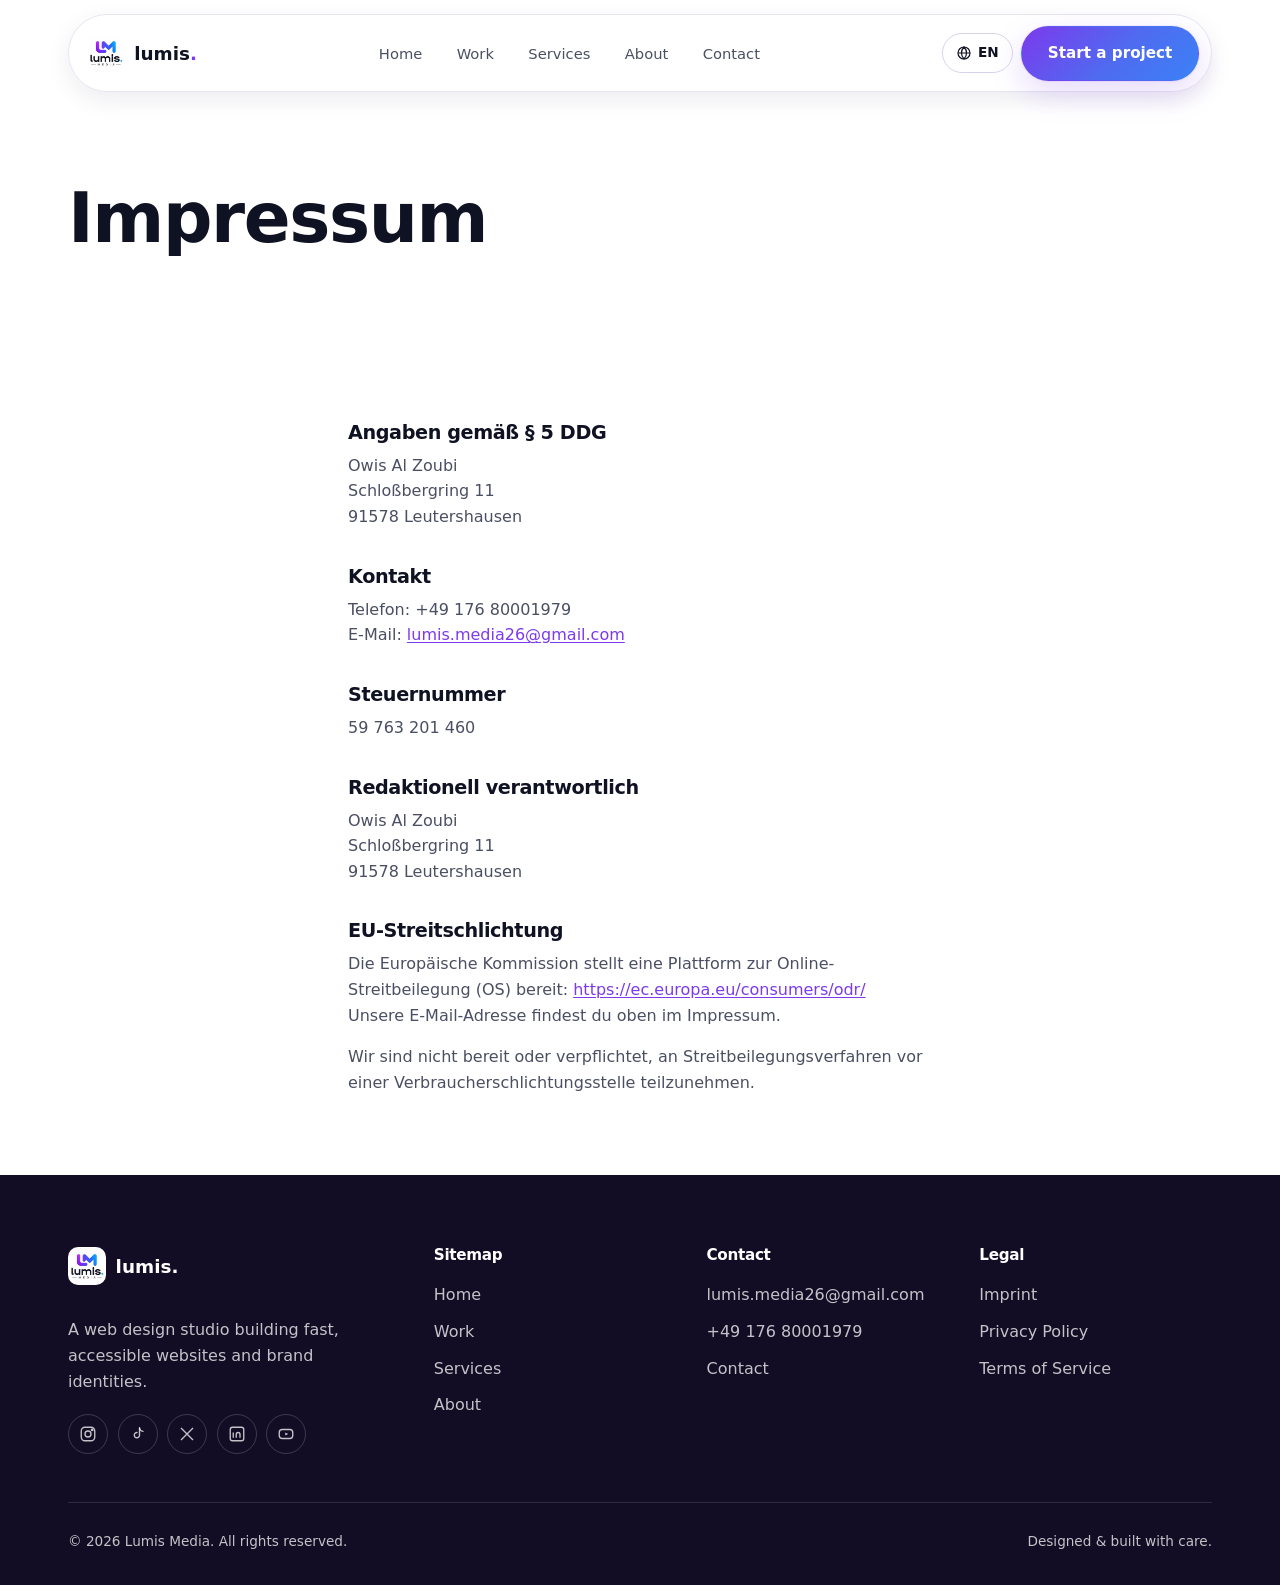
<file: imprint.html>
<!DOCTYPE html>
<html lang="de">
<head>
<meta charset="UTF-8">
<meta name="viewport" content="width=device-width, initial-scale=1">
<title>Impressum — Lumis Media</title>
<meta name="description" content="Impressum von Lumis Media gemäß § 5 DDG.">
<link rel="icon" href="assets/img/logo.jpg">
<link rel="stylesheet" href="assets/css/styles.css">
</head>
<body>
<a class="skip-link" href="#main" data-i18n="common.skip_link">Skip to main content</a>

<div class="nav-wrap">
  <div class="container">
    <nav class="navbar" aria-label="Primary">
      <a class="brand" href="index.html">
        <img src="assets/img/logo.jpg" alt="Lumis Media logo" width="38" height="38">
        <span class="brand-word">lumis<span>.</span></span>
      </a>
      <div class="nav-links" role="menubar">
        <a href="index.html" data-i18n="common.nav.home">Home</a>
        <a href="work.html" data-i18n="common.nav.work">Work</a>
        <a href="services.html" data-i18n="common.nav.services">Services</a>
        <a href="about.html" data-i18n="common.nav.about">About</a>
        <a href="contact.html" data-i18n="common.nav.contact">Contact</a>
      </div>
      <div class="nav-actions">
        <div class="lang-switch" data-lang-switch>
          <button class="lang-btn" data-lang-toggle aria-haspopup="true" aria-expanded="false" aria-label="Change language">
            <svg viewBox="0 0 24 24" fill="none" width="16" height="16" stroke="currentColor" stroke-width="1.8"><circle cx="12" cy="12" r="9"/><path d="M3 12h18M12 3c2.5 2.6 3.8 5.7 3.8 9s-1.3 6.4-3.8 9c-2.5-2.6-3.8-5.7-3.8-9s1.3-6.4 3.8-9Z"/></svg>
            <span data-lang-current>EN</span>
          </button>
          <div class="lang-menu" role="menu">
            <button role="menuitem" data-lang-option="en">English</button>
            <button role="menuitem" data-lang-option="de">Deutsch</button>
          </div>
        </div>
        <a class="btn btn-primary" href="contact.html" data-i18n="common.nav_cta">Start a project</a>
        <button class="nav-toggle" data-menu-toggle aria-label="Open menu" aria-expanded="false" aria-controls="mobile-menu">
          <svg viewBox="0 0 24 24" fill="none" width="20" height="20" stroke="currentColor" stroke-width="2" stroke-linecap="round"><path d="M4 7h16M4 12h16M4 17h16"/></svg>
        </button>
      </div>
    </nav>
  </div>
</div>

<div class="mobile-menu" id="mobile-menu" data-mobile-menu>
  <div class="mobile-menu-panel">
    <button class="mobile-menu-close" data-menu-close aria-label="Close menu">
      <svg viewBox="0 0 24 24" fill="none" width="18" height="18" stroke="currentColor" stroke-width="2" stroke-linecap="round"><path d="M6 6l12 12M18 6L6 18"/></svg>
    </button>
    <a href="index.html" data-i18n="common.nav.home">Home</a>
    <a href="work.html" data-i18n="common.nav.work">Work</a>
    <a href="services.html" data-i18n="common.nav.services">Services</a>
    <a href="about.html" data-i18n="common.nav.about">About</a>
    <a href="contact.html" data-i18n="common.nav.contact">Contact</a>
    <a class="btn btn-primary btn-block mt-2" href="contact.html" data-i18n="common.nav_cta">Start a project</a>
  </div>
</div>

<main id="main">

  <section class="page-hero container">
    <div class="section-head" data-reveal>
      <h1>Impressum</h1>
    </div>
  </section>

  <section class="section-tight">
    <div class="container legal-content" data-reveal>

      <h2>Angaben gemäß § 5 DDG</h2>
      <p>
        Owis Al Zoubi<br>
        Schloßbergring 11<br>
        91578 Leutershausen
      </p>

      <h2>Kontakt</h2>
      <p>
        Telefon: +49 176 80001979<br>
        E-Mail: <a href="mailto:lumis.media26@gmail.com">lumis.media26@gmail.com</a>
      </p>

      <h2>Steuernummer</h2>
      <p>59 763 201 460</p>

      <h2>Redaktionell verantwortlich</h2>
      <p>
        Owis Al Zoubi<br>
        Schloßbergring 11<br>
        91578 Leutershausen
      </p>

      <h2>EU-Streitschlichtung</h2>
      <p>
        Die Europäische Kommission stellt eine Plattform zur Online-Streitbeilegung (OS) bereit:
        <a href="https://ec.europa.eu/consumers/odr/" target="_blank" rel="noopener noreferrer">https://ec.europa.eu/consumers/odr/</a><br>
        Unsere E-Mail-Adresse findest du oben im Impressum.
      </p>
      <p>
        Wir sind nicht bereit oder verpflichtet, an Streitbeilegungsverfahren vor einer
        Verbraucherschlichtungsstelle teilzunehmen.
      </p>

    </div>
  </section>

</main>

<footer class="footer">
  <div class="container">
    <div class="footer-grid">
      <div>
        <a class="brand" href="index.html">
          <img src="assets/img/logo.jpg" alt="Lumis Media logo" width="38" height="38">
          <span class="brand-word">lumis<span>.</span></span>
        </a>
        <p class="mt-2" style="max-width:32ch" data-i18n="common.footer.tagline">A web design studio building fast, accessible websites and brand identities.</p>
        <div class="footer-social">
          <a href="https://www.instagram.com/lumis_media/" target="_blank" rel="noopener noreferrer" aria-label="Instagram"><svg viewBox="0 0 24 24" fill="none" stroke="currentColor" stroke-width="1.8"><rect x="3" y="3" width="18" height="18" rx="5"/><circle cx="12" cy="12" r="4"/><circle cx="17.5" cy="6.5" r="1"/></svg></a>
          <a href="https://www.tiktok.com/@lumis_media?lang=de-DE" target="_blank" rel="noopener noreferrer" aria-label="TikTok"><svg viewBox="0 0 24 24" fill="none" stroke="currentColor" stroke-width="1.8" stroke-linecap="round" stroke-linejoin="round"><path d="M14 4v9.5a3.5 3.5 0 1 1-3.3-3.49"/><path d="M14 4c.4 2.4 2.2 4.2 4.6 4.5"/></svg></a>
          <a href="https://x.com/Lumismedia" target="_blank" rel="noopener noreferrer" aria-label="X (Twitter)"><svg viewBox="0 0 24 24" fill="none" stroke="currentColor" stroke-width="1.8"><path d="M4 4l16 16M20 4L4 20"/></svg></a>
          <a href="https://www.linkedin.com/in/lumis-media-114449420/" target="_blank" rel="noopener noreferrer" aria-label="LinkedIn"><svg viewBox="0 0 24 24" fill="none" stroke="currentColor" stroke-width="1.8"><rect x="3" y="3" width="18" height="18" rx="3"/><path d="M7 10v7M7 7v.01M11 17v-4.5a2.5 2.5 0 0 1 5 0V17"/></svg></a>
          <a href="https://www.youtube.com/channel/UCOdUq0qNI40Kn8Vr9n3t4QQ" target="_blank" rel="noopener noreferrer" aria-label="YouTube"><svg viewBox="0 0 24 24" fill="none" stroke="currentColor" stroke-width="1.8"><rect x="3" y="6" width="18" height="12" rx="4"/><path d="M11 10l4 2-4 2z" fill="currentColor" stroke="none"/></svg></a>
        </div>
      </div>
      <div>
        <h4 data-i18n="common.footer.col_sitemap">Sitemap</h4>
        <ul>
          <li><a href="index.html" data-i18n="common.nav.home">Home</a></li>
          <li><a href="work.html" data-i18n="common.nav.work">Work</a></li>
          <li><a href="services.html" data-i18n="common.nav.services">Services</a></li>
          <li><a href="about.html" data-i18n="common.nav.about">About</a></li>
        </ul>
      </div>
      <div>
        <h4 data-i18n="common.footer.col_contact">Contact</h4>
        <ul>
          <li><a href="mailto:lumis.media26@gmail.com">lumis.media26@gmail.com</a></li>
          <li><a href="tel:+4917680001979">+49 176 80001979</a></li>
          <li><a href="contact.html" data-i18n="common.nav.contact">Contact</a></li>
        </ul>
      </div>
      <div>
        <h4 data-i18n="common.footer.col_legal">Legal</h4>
        <ul>
          <li><a href="imprint.html" data-i18n="common.footer.imprint">Imprint</a></li>
          <li><a href="privacy.html" data-i18n="common.footer.privacy">Privacy Policy</a></li>
          <li><a href="terms.html" data-i18n="common.footer.terms">Terms of Service</a></li>
        </ul>
      </div>
    </div>
    <div class="footer-bottom">
      <span>&copy; 2026 Lumis Media. <span data-i18n="common.footer.rights">All rights reserved.</span></span>
      <span data-i18n="common.footer.made_with">Designed & built with care.</span>
    </div>
  </div>
</footer>

<script src="assets/js/i18n-data.js"></script>
<script src="assets/js/i18n.js"></script>
<script src="assets/js/main.js"></script>
</body>
</html>
</file>
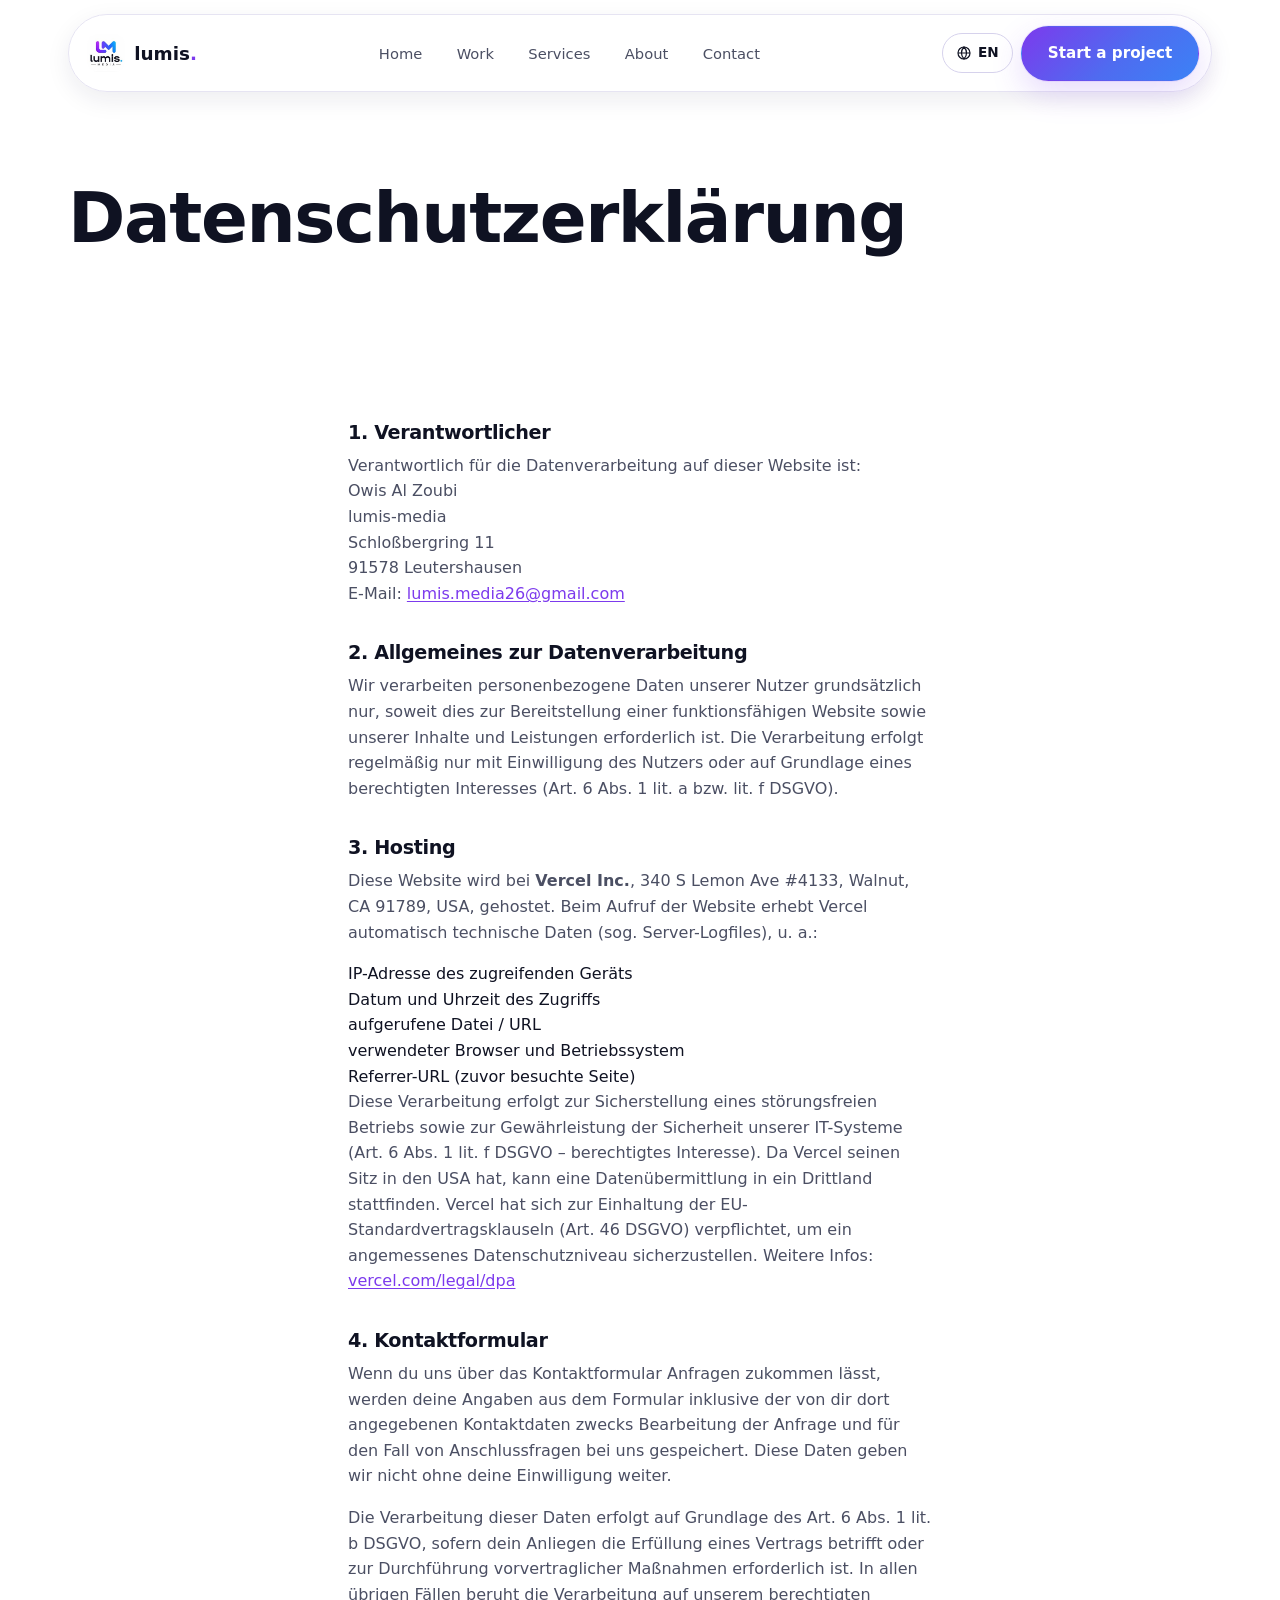
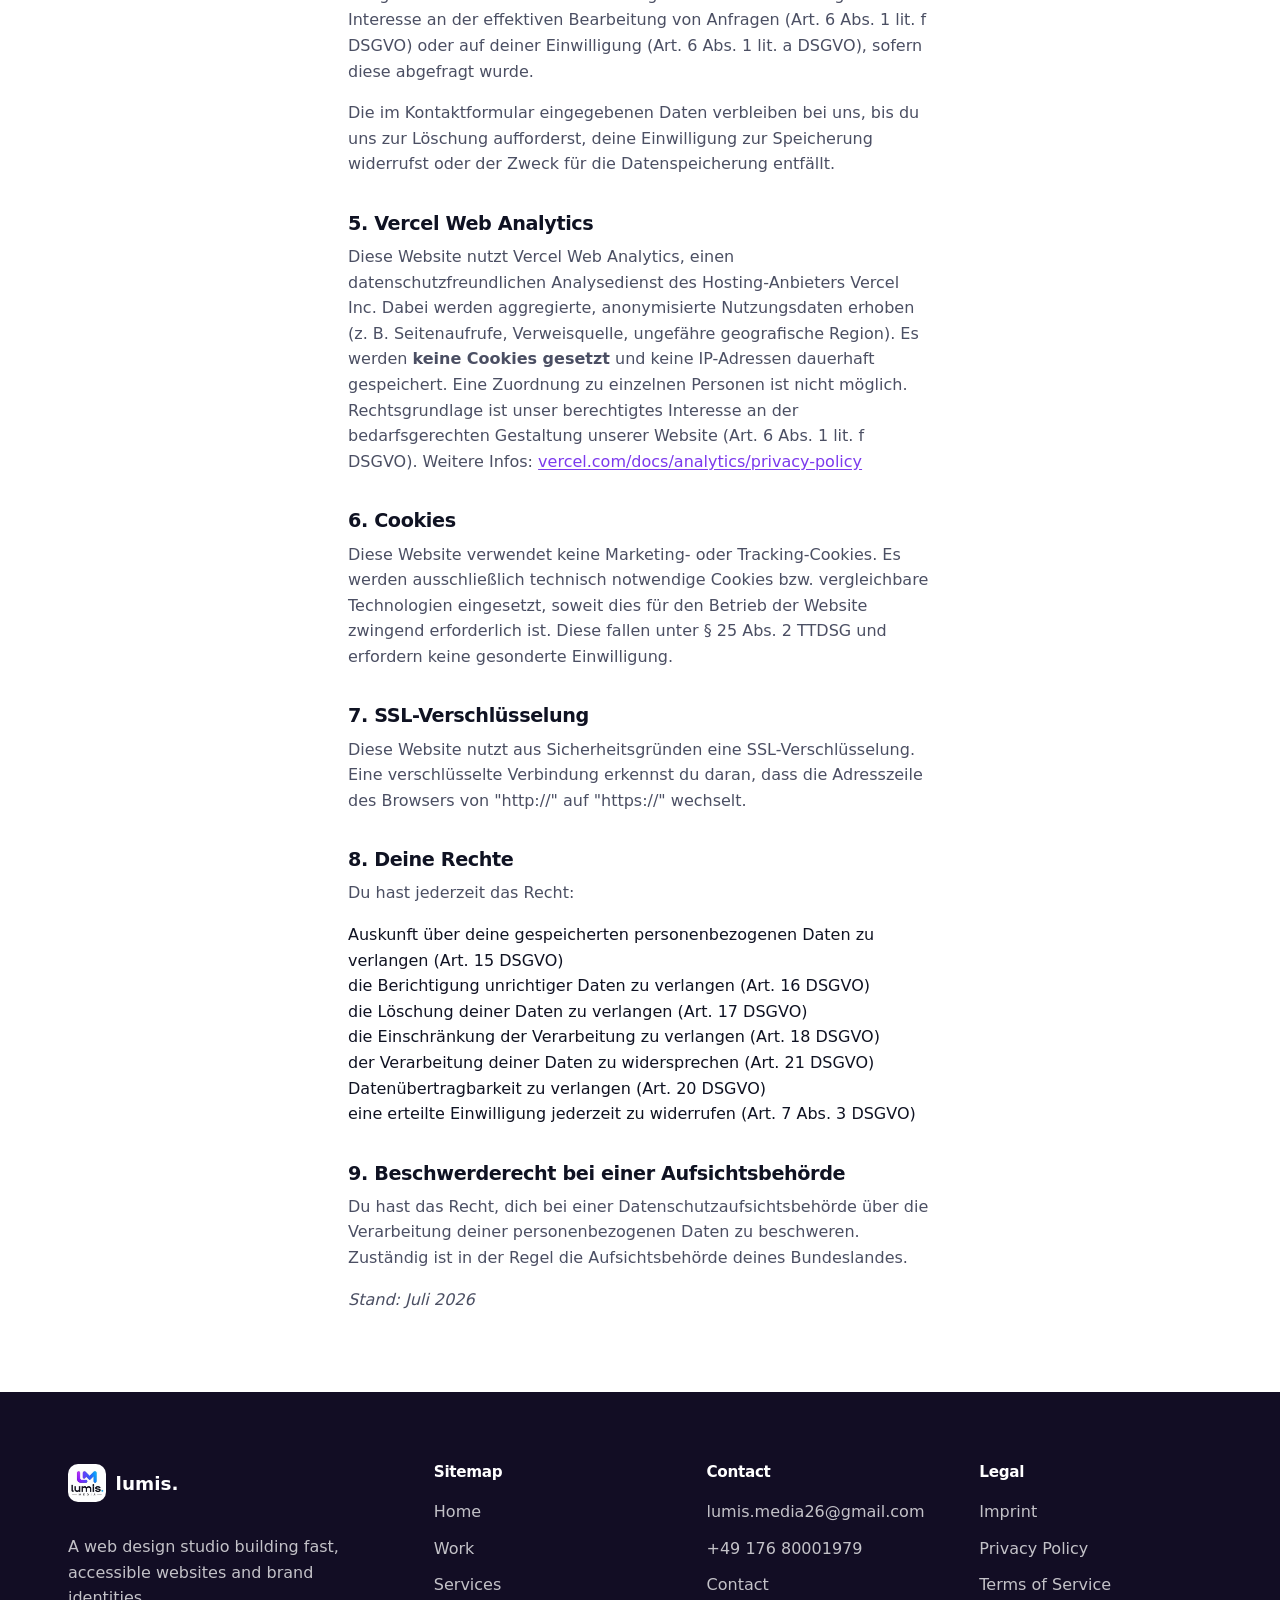
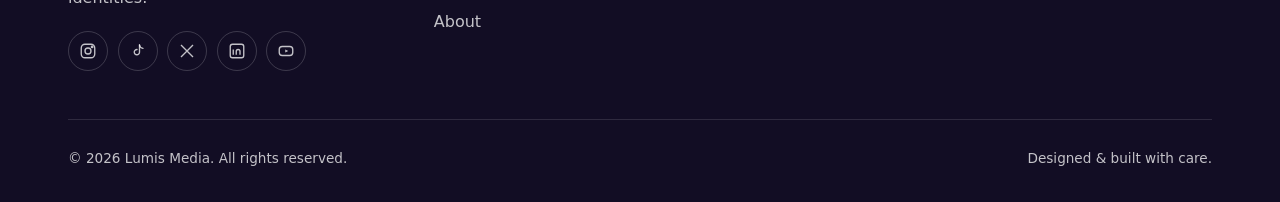
<file: privacy.html>
<!DOCTYPE html>
<html lang="de">
<head>
<meta charset="UTF-8">
<meta name="viewport" content="width=device-width, initial-scale=1">
<title>Datenschutzerklärung — Lumis Media</title>
<meta name="description" content="Datenschutzerklärung von Lumis Media.">
<link rel="icon" href="assets/img/logo.jpg">
<link rel="stylesheet" href="assets/css/styles.css">
</head>
<body>
<a class="skip-link" href="#main" data-i18n="common.skip_link">Skip to main content</a>

<div class="nav-wrap">
  <div class="container">
    <nav class="navbar" aria-label="Primary">
      <a class="brand" href="index.html">
        <img src="assets/img/logo.jpg" alt="Lumis Media logo" width="38" height="38">
        <span class="brand-word">lumis<span>.</span></span>
      </a>
      <div class="nav-links" role="menubar">
        <a href="index.html" data-i18n="common.nav.home">Home</a>
        <a href="work.html" data-i18n="common.nav.work">Work</a>
        <a href="services.html" data-i18n="common.nav.services">Services</a>
        <a href="about.html" data-i18n="common.nav.about">About</a>
        <a href="contact.html" data-i18n="common.nav.contact">Contact</a>
      </div>
      <div class="nav-actions">
        <div class="lang-switch" data-lang-switch>
          <button class="lang-btn" data-lang-toggle aria-haspopup="true" aria-expanded="false" aria-label="Change language">
            <svg viewBox="0 0 24 24" fill="none" width="16" height="16" stroke="currentColor" stroke-width="1.8"><circle cx="12" cy="12" r="9"/><path d="M3 12h18M12 3c2.5 2.6 3.8 5.7 3.8 9s-1.3 6.4-3.8 9c-2.5-2.6-3.8-5.7-3.8-9s1.3-6.4 3.8-9Z"/></svg>
            <span data-lang-current>EN</span>
          </button>
          <div class="lang-menu" role="menu">
            <button role="menuitem" data-lang-option="en">English</button>
            <button role="menuitem" data-lang-option="de">Deutsch</button>
          </div>
        </div>
        <a class="btn btn-primary" href="contact.html" data-i18n="common.nav_cta">Start a project</a>
        <button class="nav-toggle" data-menu-toggle aria-label="Open menu" aria-expanded="false" aria-controls="mobile-menu">
          <svg viewBox="0 0 24 24" fill="none" width="20" height="20" stroke="currentColor" stroke-width="2" stroke-linecap="round"><path d="M4 7h16M4 12h16M4 17h16"/></svg>
        </button>
      </div>
    </nav>
  </div>
</div>

<div class="mobile-menu" id="mobile-menu" data-mobile-menu>
  <div class="mobile-menu-panel">
    <button class="mobile-menu-close" data-menu-close aria-label="Close menu">
      <svg viewBox="0 0 24 24" fill="none" width="18" height="18" stroke="currentColor" stroke-width="2" stroke-linecap="round"><path d="M6 6l12 12M18 6L6 18"/></svg>
    </button>
    <a href="index.html" data-i18n="common.nav.home">Home</a>
    <a href="work.html" data-i18n="common.nav.work">Work</a>
    <a href="services.html" data-i18n="common.nav.services">Services</a>
    <a href="about.html" data-i18n="common.nav.about">About</a>
    <a href="contact.html" data-i18n="common.nav.contact">Contact</a>
    <a class="btn btn-primary btn-block mt-2" href="contact.html" data-i18n="common.nav_cta">Start a project</a>
  </div>
</div>

<main id="main">

  <section class="page-hero container">
    <div class="section-head" data-reveal>
      <h1>Datenschutzerklärung</h1>
    </div>
  </section>

  <section class="section-tight">
    <div class="container legal-content" data-reveal>

      <h2>1. Verantwortlicher</h2>
      <p>
        Verantwortlich für die Datenverarbeitung auf dieser Website ist:<br>
        Owis Al Zoubi<br>
        lumis-media<br>
        Schloßbergring 11<br>
        91578 Leutershausen<br>
        E-Mail: <a href="mailto:lumis.media26@gmail.com">lumis.media26@gmail.com</a>
      </p>

      <h2>2. Allgemeines zur Datenverarbeitung</h2>
      <p>
        Wir verarbeiten personenbezogene Daten unserer Nutzer grundsätzlich nur, soweit dies zur
        Bereitstellung einer funktionsfähigen Website sowie unserer Inhalte und Leistungen
        erforderlich ist. Die Verarbeitung erfolgt regelmäßig nur mit Einwilligung des Nutzers
        oder auf Grundlage eines berechtigten Interesses (Art. 6 Abs. 1 lit. a bzw. lit. f DSGVO).
      </p>

      <h2>3. Hosting</h2>
      <p>
        Diese Website wird bei <strong>Vercel Inc.</strong>, 340 S Lemon Ave #4133, Walnut,
        CA 91789, USA, gehostet. Beim Aufruf der Website erhebt Vercel automatisch technische
        Daten (sog. Server-Logfiles), u. a.:
      </p>
      <ul>
        <li>IP-Adresse des zugreifenden Geräts</li>
        <li>Datum und Uhrzeit des Zugriffs</li>
        <li>aufgerufene Datei / URL</li>
        <li>verwendeter Browser und Betriebssystem</li>
        <li>Referrer-URL (zuvor besuchte Seite)</li>
      </ul>
      <p>
        Diese Verarbeitung erfolgt zur Sicherstellung eines störungsfreien Betriebs sowie zur
        Gewährleistung der Sicherheit unserer IT-Systeme (Art. 6 Abs. 1 lit. f DSGVO – berechtigtes
        Interesse). Da Vercel seinen Sitz in den USA hat, kann eine Datenübermittlung in ein
        Drittland stattfinden. Vercel hat sich zur Einhaltung der EU-Standardvertragsklauseln
        (Art. 46 DSGVO) verpflichtet, um ein angemessenes Datenschutzniveau sicherzustellen.
        Weitere Infos: <a href="https://vercel.com/legal/dpa" target="_blank" rel="noopener noreferrer">vercel.com/legal/dpa</a>
      </p>

      <h2>4. Kontaktformular</h2>
      <p>
        Wenn du uns über das Kontaktformular Anfragen zukommen lässt, werden deine Angaben aus
        dem Formular inklusive der von dir dort angegebenen Kontaktdaten zwecks Bearbeitung der
        Anfrage und für den Fall von Anschlussfragen bei uns gespeichert. Diese Daten geben wir
        nicht ohne deine Einwilligung weiter.
      </p>
      <p>
        Die Verarbeitung dieser Daten erfolgt auf Grundlage des Art. 6 Abs. 1 lit. b DSGVO, sofern
        dein Anliegen die Erfüllung eines Vertrags betrifft oder zur Durchführung vorvertraglicher
        Maßnahmen erforderlich ist. In allen übrigen Fällen beruht die Verarbeitung auf unserem
        berechtigten Interesse an der effektiven Bearbeitung von Anfragen (Art. 6 Abs. 1 lit. f
        DSGVO) oder auf deiner Einwilligung (Art. 6 Abs. 1 lit. a DSGVO), sofern diese abgefragt wurde.
      </p>
      <p>
        Die im Kontaktformular eingegebenen Daten verbleiben bei uns, bis du uns zur Löschung
        aufforderst, deine Einwilligung zur Speicherung widerrufst oder der Zweck für die
        Datenspeicherung entfällt.
      </p>

      <h2>5. Vercel Web Analytics</h2>
      <p>
        Diese Website nutzt Vercel Web Analytics, einen datenschutzfreundlichen Analysedienst
        des Hosting-Anbieters Vercel Inc. Dabei werden aggregierte, anonymisierte Nutzungsdaten
        erhoben (z. B. Seitenaufrufe, Verweisquelle, ungefähre geografische Region). Es werden
        <strong>keine Cookies gesetzt</strong> und keine IP-Adressen dauerhaft gespeichert. Eine
        Zuordnung zu einzelnen Personen ist nicht möglich. Rechtsgrundlage ist unser berechtigtes
        Interesse an der bedarfsgerechten Gestaltung unserer Website (Art. 6 Abs. 1 lit. f DSGVO).
        Weitere Infos: <a href="https://vercel.com/docs/analytics/privacy-policy" target="_blank" rel="noopener noreferrer">vercel.com/docs/analytics/privacy-policy</a>
      </p>

      <h2>6. Cookies</h2>
      <p>
        Diese Website verwendet keine Marketing- oder Tracking-Cookies. Es werden ausschließlich
        technisch notwendige Cookies bzw. vergleichbare Technologien eingesetzt, soweit dies für
        den Betrieb der Website zwingend erforderlich ist. Diese fallen unter § 25 Abs. 2 TTDSG
        und erfordern keine gesonderte Einwilligung.
      </p>

      <h2>7. SSL-Verschlüsselung</h2>
      <p>
        Diese Website nutzt aus Sicherheitsgründen eine SSL-Verschlüsselung. Eine verschlüsselte
        Verbindung erkennst du daran, dass die Adresszeile des Browsers von "http://" auf "https://"
        wechselt.
      </p>

      <h2>8. Deine Rechte</h2>
      <p>Du hast jederzeit das Recht:</p>
      <ul>
        <li>Auskunft über deine gespeicherten personenbezogenen Daten zu verlangen (Art. 15 DSGVO)</li>
        <li>die Berichtigung unrichtiger Daten zu verlangen (Art. 16 DSGVO)</li>
        <li>die Löschung deiner Daten zu verlangen (Art. 17 DSGVO)</li>
        <li>die Einschränkung der Verarbeitung zu verlangen (Art. 18 DSGVO)</li>
        <li>der Verarbeitung deiner Daten zu widersprechen (Art. 21 DSGVO)</li>
        <li>Datenübertragbarkeit zu verlangen (Art. 20 DSGVO)</li>
        <li>eine erteilte Einwilligung jederzeit zu widerrufen (Art. 7 Abs. 3 DSGVO)</li>
      </ul>

      <h2>9. Beschwerderecht bei einer Aufsichtsbehörde</h2>
      <p>
        Du hast das Recht, dich bei einer Datenschutzaufsichtsbehörde über die Verarbeitung
        deiner personenbezogenen Daten zu beschweren. Zuständig ist in der Regel die
        Aufsichtsbehörde deines Bundeslandes.
      </p>

      <p><em>Stand: Juli 2026</em></p>

    </div>
  </section>

</main>

<footer class="footer">
  <div class="container">
    <div class="footer-grid">
      <div>
        <a class="brand" href="index.html">
          <img src="assets/img/logo.jpg" alt="Lumis Media logo" width="38" height="38">
          <span class="brand-word">lumis<span>.</span></span>
        </a>
        <p class="mt-2" style="max-width:32ch" data-i18n="common.footer.tagline">A web design studio building fast, accessible websites and brand identities.</p>
        <div class="footer-social">
          <a href="https://www.instagram.com/lumis_media/" target="_blank" rel="noopener noreferrer" aria-label="Instagram"><svg viewBox="0 0 24 24" fill="none" stroke="currentColor" stroke-width="1.8"><rect x="3" y="3" width="18" height="18" rx="5"/><circle cx="12" cy="12" r="4"/><circle cx="17.5" cy="6.5" r="1"/></svg></a>
          <a href="https://www.tiktok.com/@lumis_media?lang=de-DE" target="_blank" rel="noopener noreferrer" aria-label="TikTok"><svg viewBox="0 0 24 24" fill="none" stroke="currentColor" stroke-width="1.8" stroke-linecap="round" stroke-linejoin="round"><path d="M14 4v9.5a3.5 3.5 0 1 1-3.3-3.49"/><path d="M14 4c.4 2.4 2.2 4.2 4.6 4.5"/></svg></a>
          <a href="https://x.com/Lumismedia" target="_blank" rel="noopener noreferrer" aria-label="X (Twitter)"><svg viewBox="0 0 24 24" fill="none" stroke="currentColor" stroke-width="1.8"><path d="M4 4l16 16M20 4L4 20"/></svg></a>
          <a href="https://www.linkedin.com/in/lumis-media-114449420/" target="_blank" rel="noopener noreferrer" aria-label="LinkedIn"><svg viewBox="0 0 24 24" fill="none" stroke="currentColor" stroke-width="1.8"><rect x="3" y="3" width="18" height="18" rx="3"/><path d="M7 10v7M7 7v.01M11 17v-4.5a2.5 2.5 0 0 1 5 0V17"/></svg></a>
          <a href="https://www.youtube.com/channel/UCOdUq0qNI40Kn8Vr9n3t4QQ" target="_blank" rel="noopener noreferrer" aria-label="YouTube"><svg viewBox="0 0 24 24" fill="none" stroke="currentColor" stroke-width="1.8"><rect x="3" y="6" width="18" height="12" rx="4"/><path d="M11 10l4 2-4 2z" fill="currentColor" stroke="none"/></svg></a>
        </div>
      </div>
      <div>
        <h4 data-i18n="common.footer.col_sitemap">Sitemap</h4>
        <ul>
          <li><a href="index.html" data-i18n="common.nav.home">Home</a></li>
          <li><a href="work.html" data-i18n="common.nav.work">Work</a></li>
          <li><a href="services.html" data-i18n="common.nav.services">Services</a></li>
          <li><a href="about.html" data-i18n="common.nav.about">About</a></li>
        </ul>
      </div>
      <div>
        <h4 data-i18n="common.footer.col_contact">Contact</h4>
        <ul>
          <li><a href="mailto:lumis.media26@gmail.com">lumis.media26@gmail.com</a></li>
          <li><a href="tel:+4917680001979">+49 176 80001979</a></li>
          <li><a href="contact.html" data-i18n="common.nav.contact">Contact</a></li>
        </ul>
      </div>
      <div>
        <h4 data-i18n="common.footer.col_legal">Legal</h4>
        <ul>
          <li><a href="imprint.html" data-i18n="common.footer.imprint">Imprint</a></li>
          <li><a href="privacy.html" data-i18n="common.footer.privacy">Privacy Policy</a></li>
          <li><a href="#" data-i18n="common.footer.terms">Terms of Service</a></li>
        </ul>
      </div>
    </div>
    <div class="footer-bottom">
      <span>&copy; 2026 Lumis Media. <span data-i18n="common.footer.rights">All rights reserved.</span></span>
      <span data-i18n="common.footer.made_with">Designed & built with care.</span>
    </div>
  </div>
</footer>

<script src="assets/js/i18n-data.js"></script>
<script src="assets/js/i18n.js"></script>
<script src="assets/js/main.js"></script>
</body>
</html>
</file>
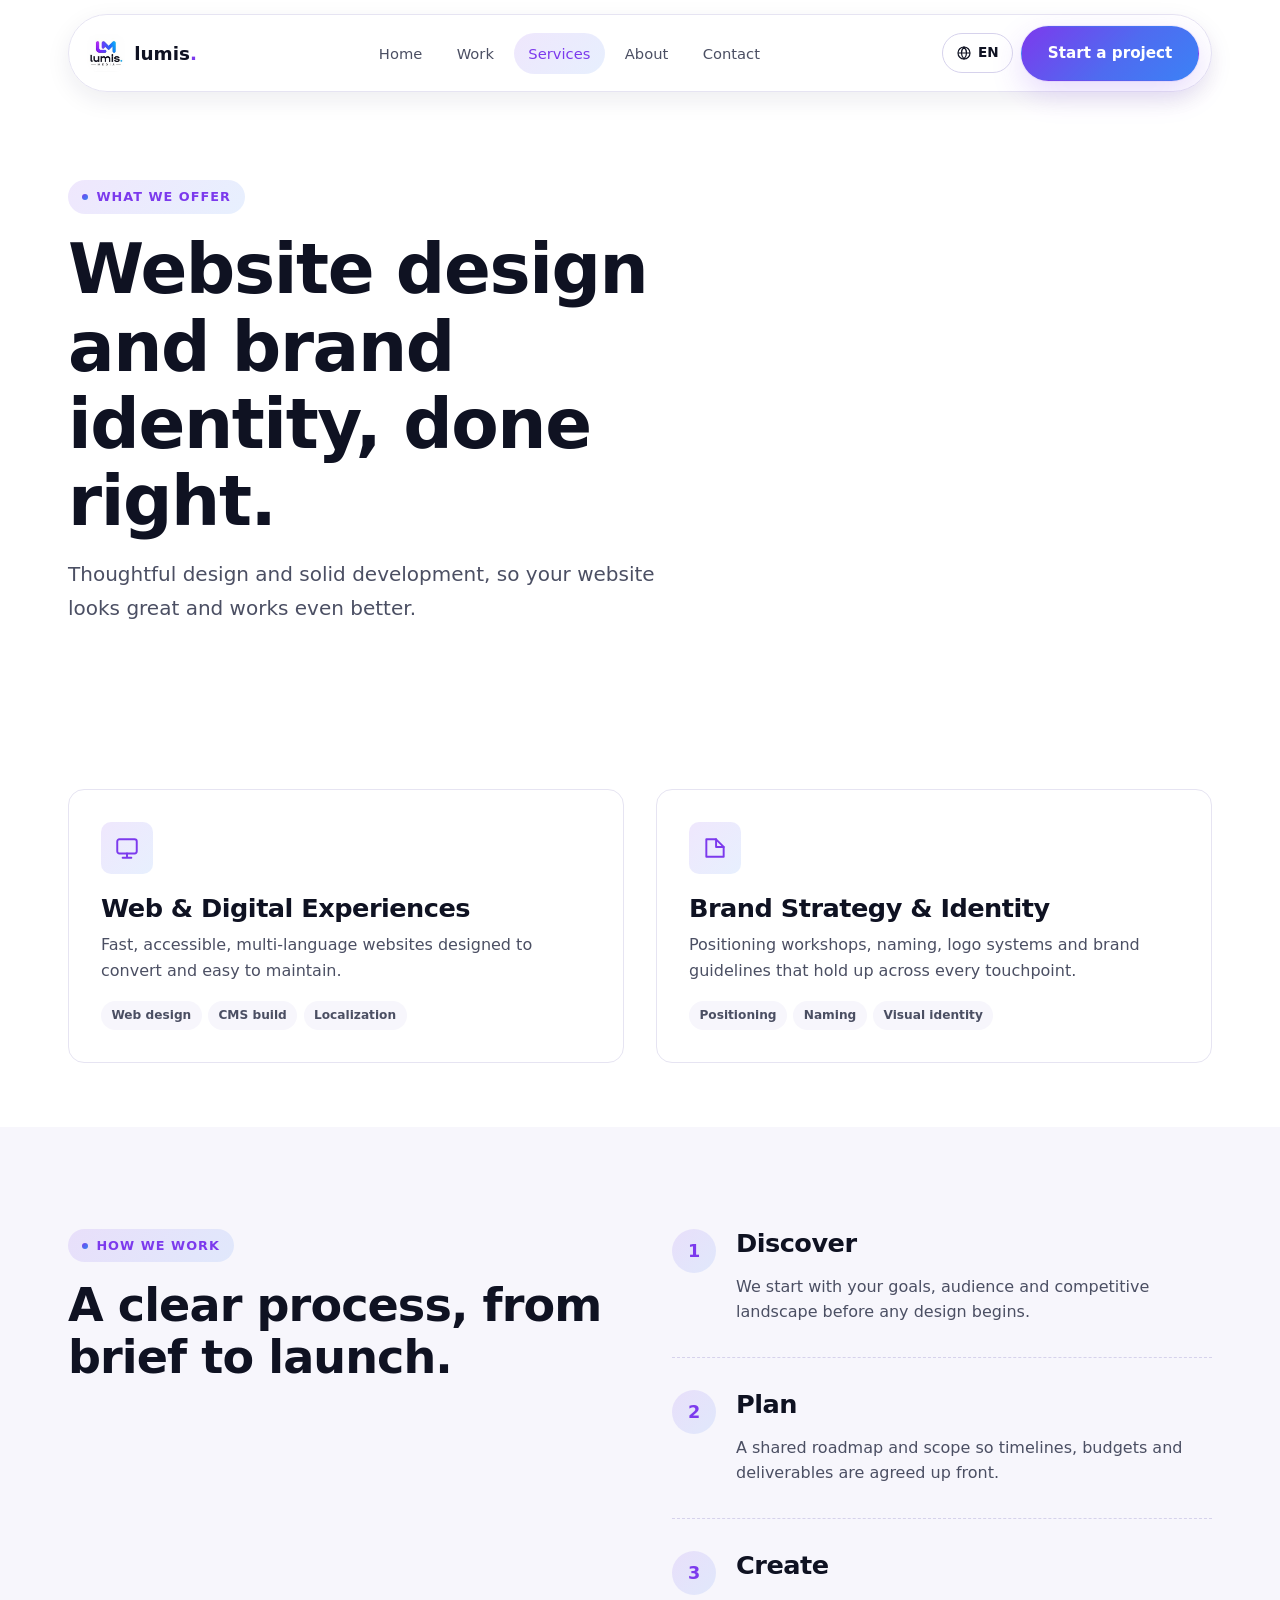
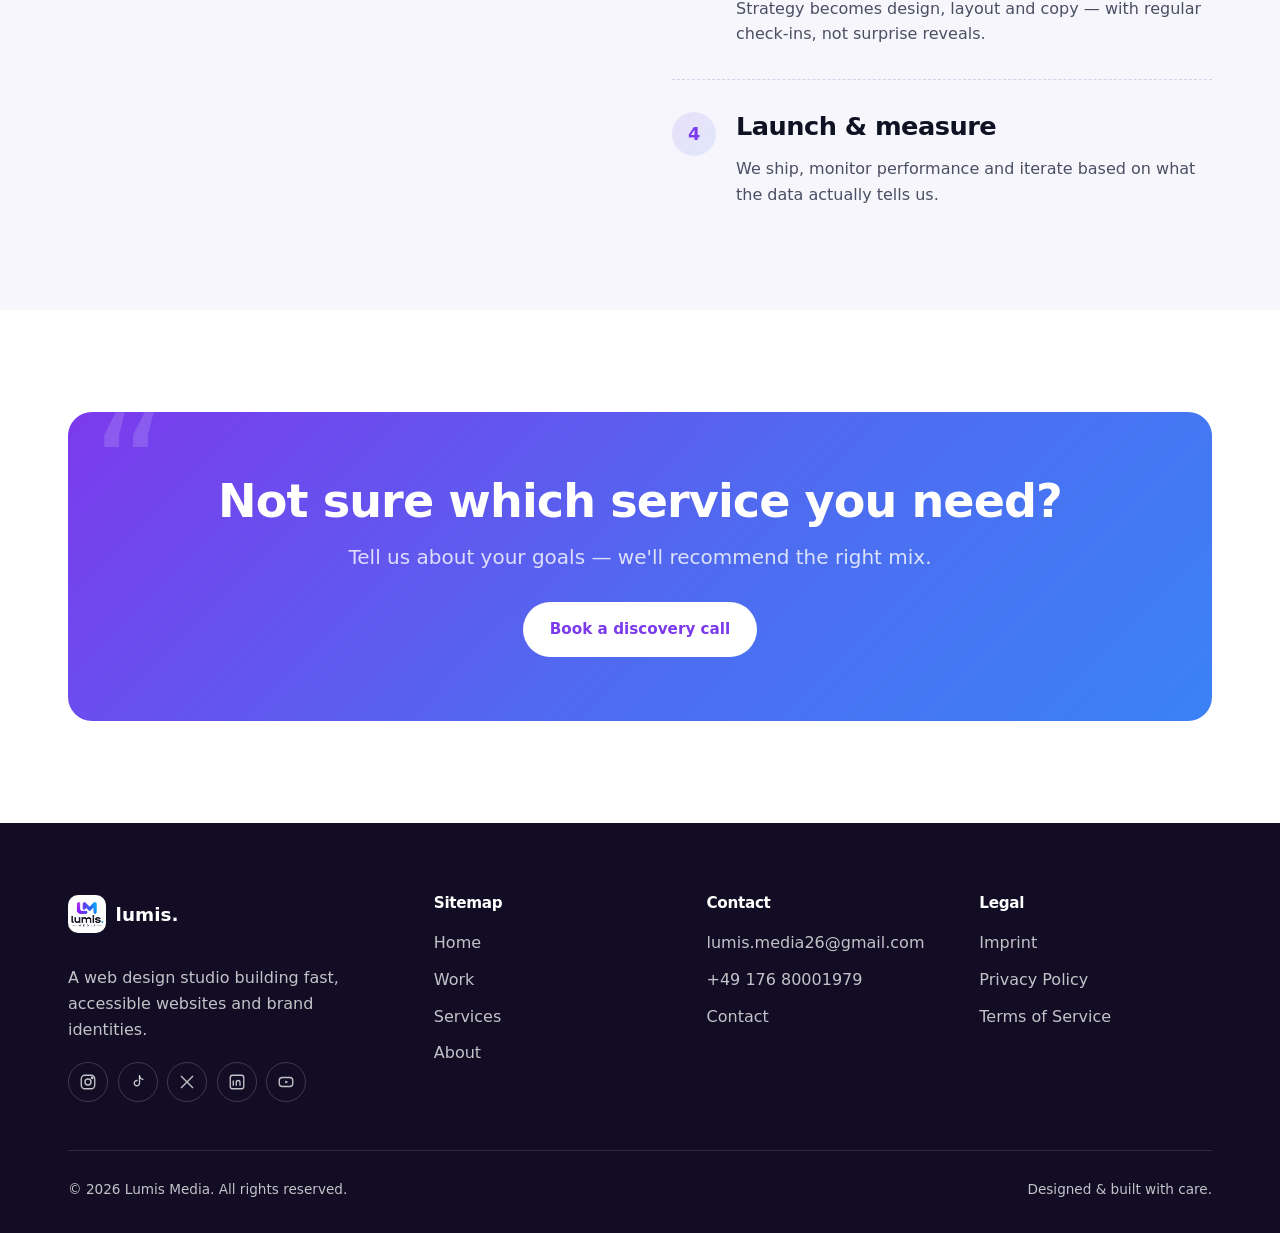
<file: services.html>
<!DOCTYPE html>
<html lang="en">
<head>
<meta charset="UTF-8">
<meta name="viewport" content="width=device-width, initial-scale=1">
<title data-page-title="meta.services_title">Services — Lumis Media</title>
<meta name="description" content="Website design and brand identity services from Lumis Media.">
<link rel="icon" href="assets/img/logo.jpg">
<link rel="stylesheet" href="assets/css/styles.css">
</head>
<body>
<a class="skip-link" href="#main" data-i18n="common.skip_link">Skip to main content</a>

<div class="nav-wrap">
  <div class="container">
    <nav class="navbar" aria-label="Primary">
      <a class="brand" href="index.html">
        <img src="assets/img/logo.jpg" alt="Lumis Media logo" width="38" height="38">
        <span class="brand-word">lumis<span>.</span></span>
      </a>
      <div class="nav-links" role="menubar">
        <a href="index.html" data-i18n="common.nav.home">Home</a>
        <a href="work.html" data-i18n="common.nav.work">Work</a>
        <a href="services.html" aria-current="page" data-i18n="common.nav.services">Services</a>
        <a href="about.html" data-i18n="common.nav.about">About</a>
        <a href="contact.html" data-i18n="common.nav.contact">Contact</a>
      </div>
      <div class="nav-actions">
        <div class="lang-switch" data-lang-switch>
          <button class="lang-btn" data-lang-toggle aria-haspopup="true" aria-expanded="false" aria-label="Change language">
            <svg viewBox="0 0 24 24" fill="none" width="16" height="16" stroke="currentColor" stroke-width="1.8"><circle cx="12" cy="12" r="9"/><path d="M3 12h18M12 3c2.5 2.6 3.8 5.7 3.8 9s-1.3 6.4-3.8 9c-2.5-2.6-3.8-5.7-3.8-9s1.3-6.4 3.8-9Z"/></svg>
            <span data-lang-current>EN</span>
          </button>
          <div class="lang-menu" role="menu">
            <button role="menuitem" data-lang-option="en">English</button>
            <button role="menuitem" data-lang-option="de">Deutsch</button>
          </div>
        </div>
        <a class="btn btn-primary" href="contact.html" data-i18n="common.nav_cta">Start a project</a>
        <button class="nav-toggle" data-menu-toggle aria-label="Open menu" aria-expanded="false" aria-controls="mobile-menu">
          <svg viewBox="0 0 24 24" fill="none" width="20" height="20" stroke="currentColor" stroke-width="2" stroke-linecap="round"><path d="M4 7h16M4 12h16M4 17h16"/></svg>
        </button>
      </div>
    </nav>
  </div>
</div>

<div class="mobile-menu" id="mobile-menu" data-mobile-menu>
  <div class="mobile-menu-panel">
    <button class="mobile-menu-close" data-menu-close aria-label="Close menu">
      <svg viewBox="0 0 24 24" fill="none" width="18" height="18" stroke="currentColor" stroke-width="2" stroke-linecap="round"><path d="M6 6l12 12M18 6L6 18"/></svg>
    </button>
    <a href="index.html" data-i18n="common.nav.home">Home</a>
    <a href="work.html" data-i18n="common.nav.work">Work</a>
    <a href="services.html" data-i18n="common.nav.services">Services</a>
    <a href="about.html" data-i18n="common.nav.about">About</a>
    <a href="contact.html" data-i18n="common.nav.contact">Contact</a>
    <a class="btn btn-primary btn-block mt-2" href="contact.html" data-i18n="common.nav_cta">Start a project</a>
  </div>
</div>

<main id="main">

  <section class="page-hero container">
    <div class="section-head" data-reveal>
      <span class="eyebrow" data-i18n="services.hero.eyebrow">What we offer</span>
      <h1 data-i18n="services.hero.title">Full-service creative for modern media brands.</h1>
      <p class="text-lead mt-1" data-i18n="services.hero.lead">Strategy, production and distribution — under one roof, so your story stays consistent from brief to broadcast.</p>
    </div>
  </section>

  <section class="section-tight">
    <div class="container grid grid-2">

      <div class="card service-card" data-reveal>
        <div class="icon-tile"><svg viewBox="0 0 24 24" fill="none" stroke="currentColor" stroke-width="1.8" stroke-linecap="round" stroke-linejoin="round"><rect x="3" y="4" width="18" height="13" rx="2"/><path d="M8 21h8M12 17v4"/></svg></div>
        <h3 data-i18n="services.sv1_title">Web & Digital Experiences</h3>
        <p data-i18n="services.sv1_text">Fast, accessible, multi-language websites designed to convert and easy to maintain.</p>
        <div class="tag-list">
          <span class="tag" data-i18n="services.sv1_t1">Web design</span>
          <span class="tag" data-i18n="services.sv1_t2">CMS build</span>
          <span class="tag" data-i18n="services.sv1_t3">Localization</span>
        </div>
      </div>

      <div class="card service-card" data-reveal data-reveal-delay="1">
        <div class="icon-tile"><svg viewBox="0 0 24 24" fill="none" stroke="currentColor" stroke-width="1.8" stroke-linecap="round" stroke-linejoin="round"><path d="M4 4h9l7 7v9H4z"/><path d="M13 4v7h7"/></svg></div>
        <h3 data-i18n="services.sv2_title">Brand Strategy & Identity</h3>
        <p data-i18n="services.sv2_text">Positioning workshops, naming, logo systems and brand guidelines that hold up across every touchpoint.</p>
        <div class="tag-list">
          <span class="tag" data-i18n="services.sv2_t1">Positioning</span>
          <span class="tag" data-i18n="services.sv2_t2">Naming</span>
          <span class="tag" data-i18n="services.sv2_t3">Visual identity</span>
        </div>
      </div>

    </div>
  </section>

  <section class="section section-alt">
    <div class="container">
      <div class="grid grid-2" style="align-items:start; gap:clamp(2rem,5vw,4rem);">
        <div class="section-head" data-reveal style="margin-bottom:0;">
          <span class="eyebrow" data-i18n="services.process.eyebrow">How we work</span>
          <h2 data-i18n="services.process.title">A clear process, from brief to launch.</h2>
        </div>
        <div data-reveal data-reveal-delay="1">
          <div class="process-step">
            <div class="process-num">1</div>
            <div>
              <h3 data-i18n="services.process.step1_title">Discover</h3>
              <p class="text-muted mt-1" data-i18n="services.process.step1_text">We start with your goals, audience and competitive landscape before any design begins.</p>
            </div>
          </div>
          <div class="process-step">
            <div class="process-num">2</div>
            <div>
              <h3 data-i18n="services.process.step2_title">Plan</h3>
              <p class="text-muted mt-1" data-i18n="services.process.step2_text">A shared roadmap and scope so timelines, budgets and deliverables are agreed up front.</p>
            </div>
          </div>
          <div class="process-step">
            <div class="process-num">3</div>
            <div>
              <h3 data-i18n="services.process.step3_title">Create</h3>
              <p class="text-muted mt-1" data-i18n="services.process.step3_text">Strategy becomes design, footage and copy — with regular check-ins, not surprise reveals.</p>
            </div>
          </div>
          <div class="process-step">
            <div class="process-num">4</div>
            <div>
              <h3 data-i18n="services.process.step4_title">Launch & measure</h3>
              <p class="text-muted mt-1" data-i18n="services.process.step4_text">We ship, monitor performance and iterate based on what the data actually tells us.</p>
            </div>
          </div>
        </div>
      </div>
    </div>
  </section>

  <section class="section">
    <div class="container">
      <div class="testimonial" data-reveal style="text-align:center; display:flex; flex-direction:column; align-items:center;">
        <h2 style="color:#fff; margin-bottom:0.75rem;" data-i18n="services.cta.title">Not sure which service you need?</h2>
        <p class="text-lead" style="color:rgba(255,255,255,0.8); margin-bottom:1.75rem;" data-i18n="services.cta.text">Tell us about your goals — we'll recommend the right mix.</p>
        <a class="btn btn-light" href="contact.html" data-i18n="services.cta.cta">Book a discovery call</a>
      </div>
    </div>
  </section>

</main>

<footer class="footer">
  <div class="container">
    <div class="footer-grid">
      <div>
        <a class="brand" href="index.html">
          <img src="assets/img/logo.jpg" alt="Lumis Media logo" width="38" height="38">
          <span class="brand-word">lumis<span>.</span></span>
        </a>
        <p class="mt-2" style="max-width:32ch" data-i18n="common.footer.tagline">A creative media studio crafting stories, brands and campaigns that move audiences.</p>
        <div class="footer-social">
          <a href="https://www.instagram.com/lumis_media/" target="_blank" rel="noopener noreferrer" aria-label="Instagram"><svg viewBox="0 0 24 24" fill="none" stroke="currentColor" stroke-width="1.8"><rect x="3" y="3" width="18" height="18" rx="5"/><circle cx="12" cy="12" r="4"/><circle cx="17.5" cy="6.5" r="1"/></svg></a>
          <a href="https://www.tiktok.com/@lumis_media?lang=de-DE" target="_blank" rel="noopener noreferrer" aria-label="TikTok"><svg viewBox="0 0 24 24" fill="none" stroke="currentColor" stroke-width="1.8" stroke-linecap="round" stroke-linejoin="round"><path d="M14 4v9.5a3.5 3.5 0 1 1-3.3-3.49"/><path d="M14 4c.4 2.4 2.2 4.2 4.6 4.5"/></svg></a>
          <a href="https://x.com/Lumismedia" target="_blank" rel="noopener noreferrer" aria-label="X (Twitter)"><svg viewBox="0 0 24 24" fill="none" stroke="currentColor" stroke-width="1.8"><path d="M4 4l16 16M20 4L4 20"/></svg></a>
          <a href="https://www.linkedin.com/in/lumis-media-114449420/" target="_blank" rel="noopener noreferrer" aria-label="LinkedIn"><svg viewBox="0 0 24 24" fill="none" stroke="currentColor" stroke-width="1.8"><rect x="3" y="3" width="18" height="18" rx="3"/><path d="M7 10v7M7 7v.01M11 17v-4.5a2.5 2.5 0 0 1 5 0V17"/></svg></a>
          <a href="https://www.youtube.com/channel/UCOdUq0qNI40Kn8Vr9n3t4QQ" target="_blank" rel="noopener noreferrer" aria-label="YouTube"><svg viewBox="0 0 24 24" fill="none" stroke="currentColor" stroke-width="1.8"><rect x="3" y="6" width="18" height="12" rx="4"/><path d="M11 10l4 2-4 2z" fill="currentColor" stroke="none"/></svg></a>
        </div>
      </div>
      <div>
        <h4 data-i18n="common.footer.col_sitemap">Sitemap</h4>
        <ul>
          <li><a href="index.html" data-i18n="common.nav.home">Home</a></li>
          <li><a href="work.html" data-i18n="common.nav.work">Work</a></li>
          <li><a href="services.html" data-i18n="common.nav.services">Services</a></li>
          <li><a href="about.html" data-i18n="common.nav.about">About</a></li>
        </ul>
      </div>
      <div>
        <h4 data-i18n="common.footer.col_contact">Contact</h4>
        <ul>
          <li><a href="mailto:lumis.media26@gmail.com">lumis.media26@gmail.com</a></li>
          <li><a href="tel:+4917680001979">+49 176 80001979</a></li>
          <li><a href="contact.html" data-i18n="common.nav.contact">Contact</a></li>
        </ul>
      </div>
      <div>
        <h4 data-i18n="common.footer.col_legal">Legal</h4>
        <ul>
          <li><a href="imprint.html" data-i18n="common.footer.imprint">Imprint</a></li>
          <li><a href="privacy.html" data-i18n="common.footer.privacy">Privacy Policy</a></li>
          <li><a href="terms.html" data-i18n="common.footer.terms">Terms of Service</a></li>
        </ul>
      </div>
    </div>
    <div class="footer-bottom">
      <span>&copy; 2026 Lumis Media. <span data-i18n="common.footer.rights">All rights reserved.</span></span>
      <span data-i18n="common.footer.made_with">Designed & built with care.</span>
    </div>
  </div>
</footer>

<script src="assets/js/i18n-data.js"></script>
<script src="assets/js/i18n.js"></script>
<script src="assets/js/main.js"></script>
</body>
</html>
</file>
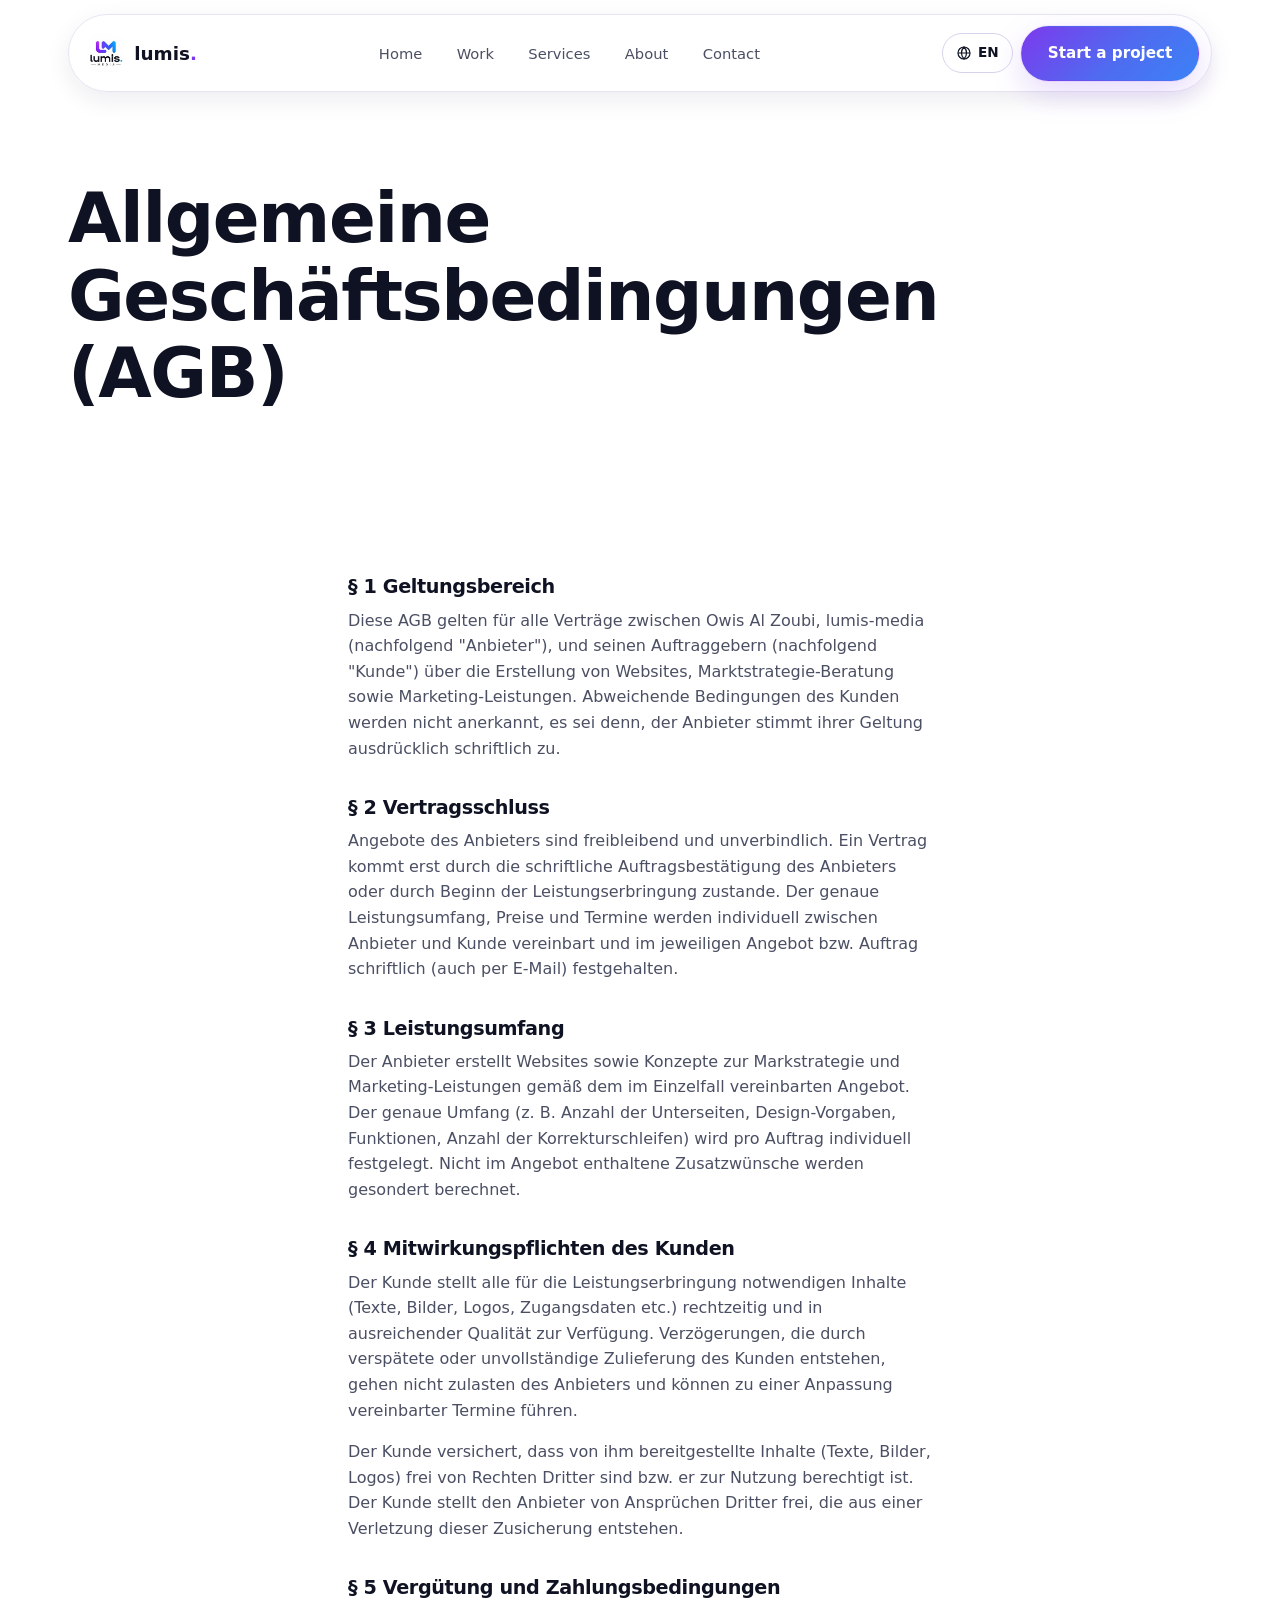
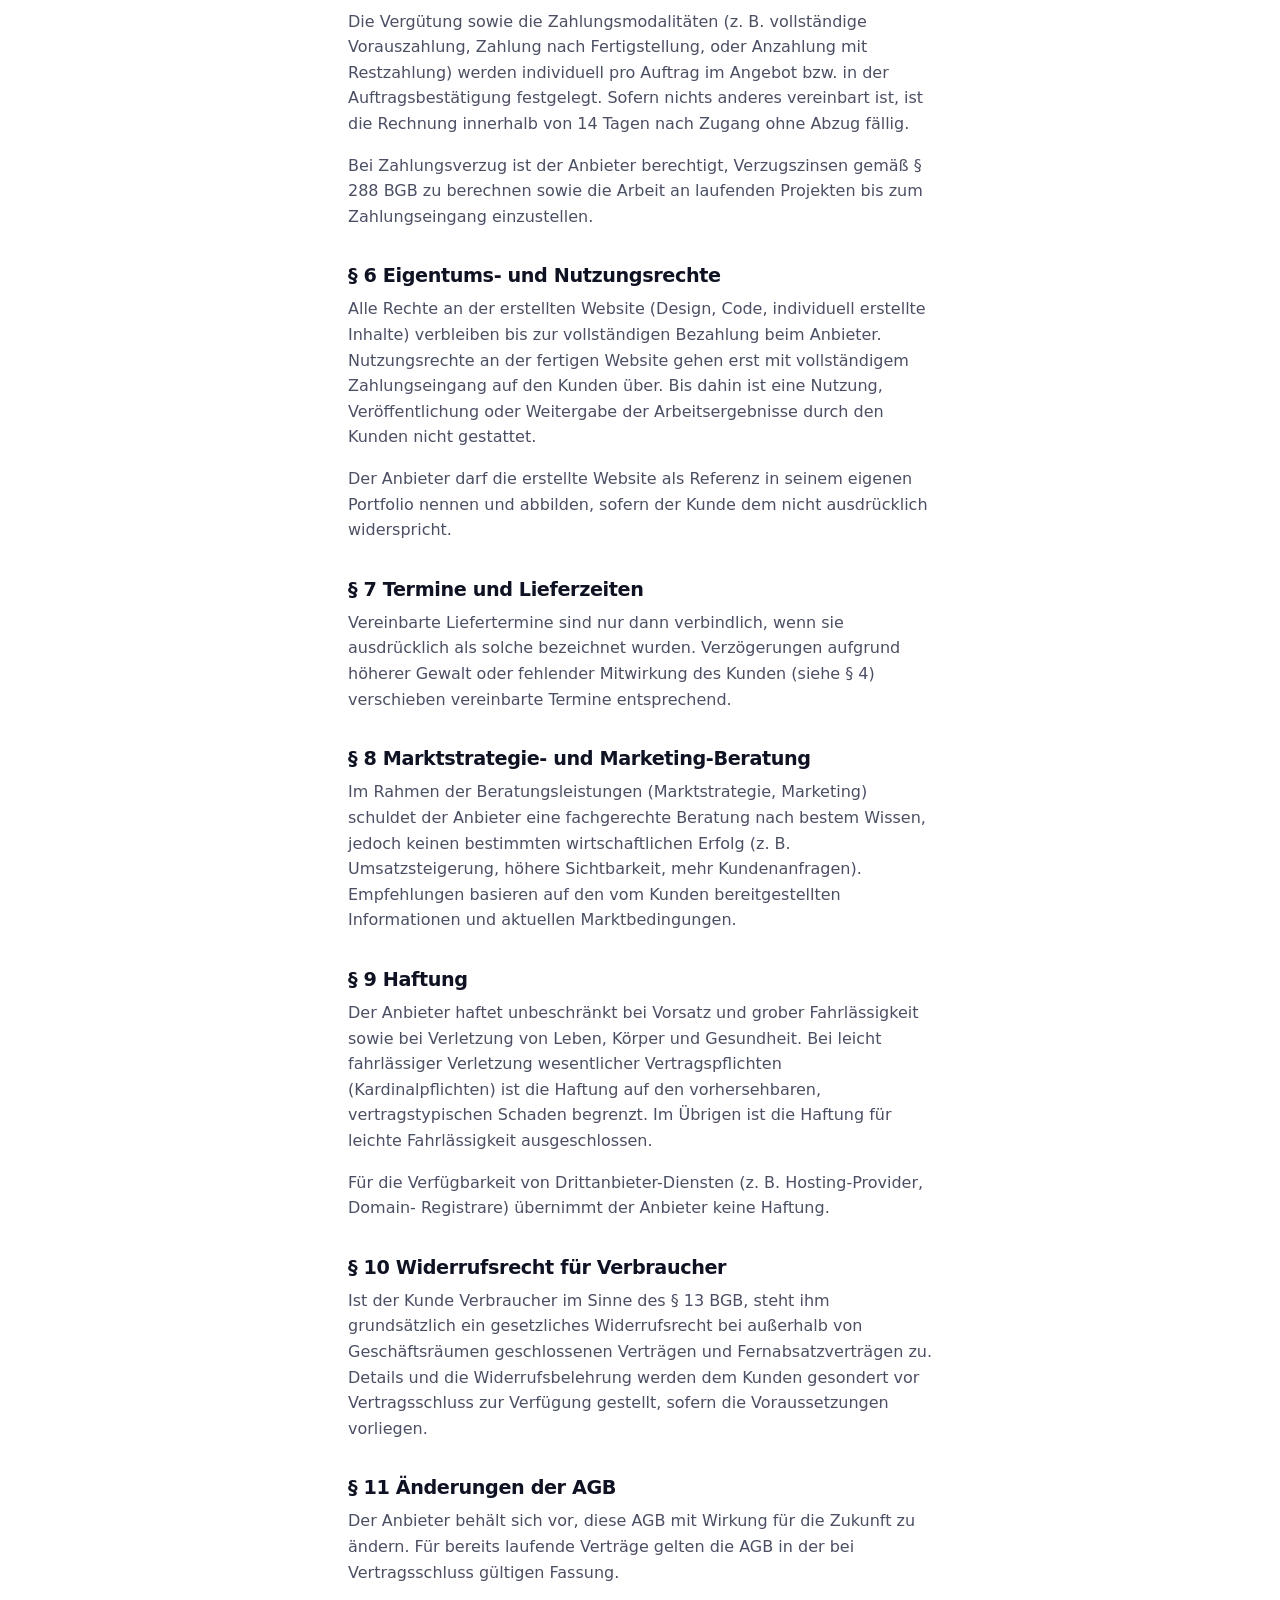
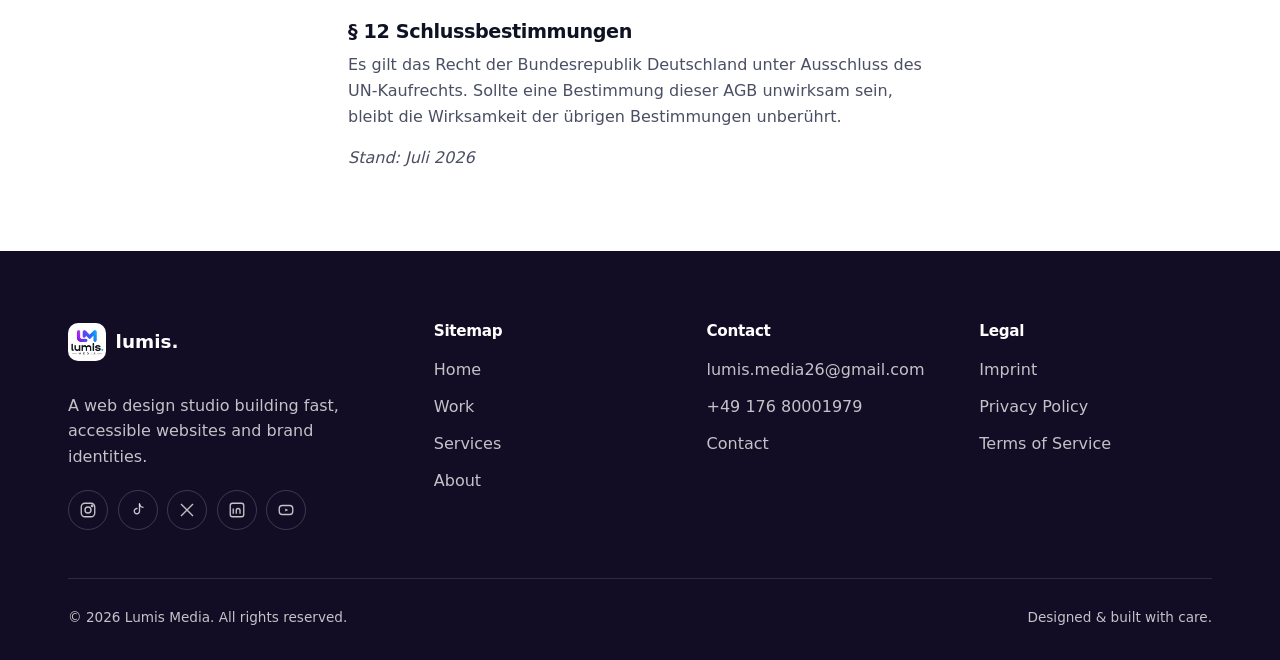
<file: terms.html>
<!DOCTYPE html>
<html lang="de">
<head>
<meta charset="UTF-8">
<meta name="viewport" content="width=device-width, initial-scale=1">
<title>AGB — Lumis Media</title>
<meta name="description" content="Allgemeine Geschäftsbedingungen von Lumis Media.">
<link rel="icon" href="assets/img/logo.jpg">
<link rel="stylesheet" href="assets/css/styles.css">
</head>
<body>
<a class="skip-link" href="#main" data-i18n="common.skip_link">Skip to main content</a>

<div class="nav-wrap">
  <div class="container">
    <nav class="navbar" aria-label="Primary">
      <a class="brand" href="index.html">
        <img src="assets/img/logo.jpg" alt="Lumis Media logo" width="38" height="38">
        <span class="brand-word">lumis<span>.</span></span>
      </a>
      <div class="nav-links" role="menubar">
        <a href="index.html" data-i18n="common.nav.home">Home</a>
        <a href="work.html" data-i18n="common.nav.work">Work</a>
        <a href="services.html" data-i18n="common.nav.services">Services</a>
        <a href="about.html" data-i18n="common.nav.about">About</a>
        <a href="contact.html" data-i18n="common.nav.contact">Contact</a>
      </div>
      <div class="nav-actions">
        <div class="lang-switch" data-lang-switch>
          <button class="lang-btn" data-lang-toggle aria-haspopup="true" aria-expanded="false" aria-label="Change language">
            <svg viewBox="0 0 24 24" fill="none" width="16" height="16" stroke="currentColor" stroke-width="1.8"><circle cx="12" cy="12" r="9"/><path d="M3 12h18M12 3c2.5 2.6 3.8 5.7 3.8 9s-1.3 6.4-3.8 9c-2.5-2.6-3.8-5.7-3.8-9s1.3-6.4 3.8-9Z"/></svg>
            <span data-lang-current>EN</span>
          </button>
          <div class="lang-menu" role="menu">
            <button role="menuitem" data-lang-option="en">English</button>
            <button role="menuitem" data-lang-option="de">Deutsch</button>
          </div>
        </div>
        <a class="btn btn-primary" href="contact.html" data-i18n="common.nav_cta">Start a project</a>
        <button class="nav-toggle" data-menu-toggle aria-label="Open menu" aria-expanded="false" aria-controls="mobile-menu">
          <svg viewBox="0 0 24 24" fill="none" width="20" height="20" stroke="currentColor" stroke-width="2" stroke-linecap="round"><path d="M4 7h16M4 12h16M4 17h16"/></svg>
        </button>
      </div>
    </nav>
  </div>
</div>

<div class="mobile-menu" id="mobile-menu" data-mobile-menu>
  <div class="mobile-menu-panel">
    <button class="mobile-menu-close" data-menu-close aria-label="Close menu">
      <svg viewBox="0 0 24 24" fill="none" width="18" height="18" stroke="currentColor" stroke-width="2" stroke-linecap="round"><path d="M6 6l12 12M18 6L6 18"/></svg>
    </button>
    <a href="index.html" data-i18n="common.nav.home">Home</a>
    <a href="work.html" data-i18n="common.nav.work">Work</a>
    <a href="services.html" data-i18n="common.nav.services">Services</a>
    <a href="about.html" data-i18n="common.nav.about">About</a>
    <a href="contact.html" data-i18n="common.nav.contact">Contact</a>
    <a class="btn btn-primary btn-block mt-2" href="contact.html" data-i18n="common.nav_cta">Start a project</a>
  </div>
</div>

<main id="main">

  <section class="page-hero container">
    <div class="section-head" data-reveal>
      <h1>Allgemeine Geschäftsbedingungen (AGB)</h1>
    </div>
  </section>

  <section class="section-tight">
    <div class="container legal-content" data-reveal>

      <h2>§ 1 Geltungsbereich</h2>
      <p>
        Diese AGB gelten für alle Verträge zwischen Owis Al Zoubi, lumis-media
        (nachfolgend "Anbieter"), und seinen Auftraggebern (nachfolgend "Kunde") über die
        Erstellung von Websites, Marktstrategie-Beratung sowie Marketing-Leistungen.
        Abweichende Bedingungen des Kunden werden nicht anerkannt, es sei denn, der Anbieter
        stimmt ihrer Geltung ausdrücklich schriftlich zu.
      </p>

      <h2>§ 2 Vertragsschluss</h2>
      <p>
        Angebote des Anbieters sind freibleibend und unverbindlich. Ein Vertrag kommt erst
        durch die schriftliche Auftragsbestätigung des Anbieters oder durch Beginn der
        Leistungserbringung zustande. Der genaue Leistungsumfang, Preise und Termine werden
        individuell zwischen Anbieter und Kunde vereinbart und im jeweiligen Angebot bzw.
        Auftrag schriftlich (auch per E-Mail) festgehalten.
      </p>

      <h2>§ 3 Leistungsumfang</h2>
      <p>
        Der Anbieter erstellt Websites sowie Konzepte zur Markstrategie und Marketing-Leistungen
        gemäß dem im Einzelfall vereinbarten Angebot. Der genaue Umfang (z. B. Anzahl der
        Unterseiten, Design-Vorgaben, Funktionen, Anzahl der Korrekturschleifen) wird pro
        Auftrag individuell festgelegt. Nicht im Angebot enthaltene Zusatzwünsche werden
        gesondert berechnet.
      </p>

      <h2>§ 4 Mitwirkungspflichten des Kunden</h2>
      <p>
        Der Kunde stellt alle für die Leistungserbringung notwendigen Inhalte (Texte, Bilder,
        Logos, Zugangsdaten etc.) rechtzeitig und in ausreichender Qualität zur Verfügung.
        Verzögerungen, die durch verspätete oder unvollständige Zulieferung des Kunden
        entstehen, gehen nicht zulasten des Anbieters und können zu einer Anpassung
        vereinbarter Termine führen.
      </p>
      <p>
        Der Kunde versichert, dass von ihm bereitgestellte Inhalte (Texte, Bilder, Logos) frei
        von Rechten Dritter sind bzw. er zur Nutzung berechtigt ist. Der Kunde stellt den
        Anbieter von Ansprüchen Dritter frei, die aus einer Verletzung dieser Zusicherung
        entstehen.
      </p>

      <h2>§ 5 Vergütung und Zahlungsbedingungen</h2>
      <p>
        Die Vergütung sowie die Zahlungsmodalitäten (z. B. vollständige Vorauszahlung,
        Zahlung nach Fertigstellung, oder Anzahlung mit Restzahlung) werden individuell pro
        Auftrag im Angebot bzw. in der Auftragsbestätigung festgelegt. Sofern nichts anderes
        vereinbart ist, ist die Rechnung innerhalb von 14 Tagen nach Zugang ohne Abzug fällig.
      </p>
      <p>
        Bei Zahlungsverzug ist der Anbieter berechtigt, Verzugszinsen gemäß § 288 BGB zu
        berechnen sowie die Arbeit an laufenden Projekten bis zum Zahlungseingang
        einzustellen.
      </p>

      <h2>§ 6 Eigentums- und Nutzungsrechte</h2>
      <p>
        Alle Rechte an der erstellten Website (Design, Code, individuell erstellte Inhalte)
        verbleiben bis zur vollständigen Bezahlung beim Anbieter. Nutzungsrechte an der
        fertigen Website gehen erst mit vollständigem Zahlungseingang auf den Kunden über.
        Bis dahin ist eine Nutzung, Veröffentlichung oder Weitergabe der Arbeitsergebnisse
        durch den Kunden nicht gestattet.
      </p>
      <p>
        Der Anbieter darf die erstellte Website als Referenz in seinem eigenen Portfolio
        nennen und abbilden, sofern der Kunde dem nicht ausdrücklich widerspricht.
      </p>

      <h2>§ 7 Termine und Lieferzeiten</h2>
      <p>
        Vereinbarte Liefertermine sind nur dann verbindlich, wenn sie ausdrücklich als solche
        bezeichnet wurden. Verzögerungen aufgrund höherer Gewalt oder fehlender Mitwirkung
        des Kunden (siehe § 4) verschieben vereinbarte Termine entsprechend.
      </p>

      <h2>§ 8 Marktstrategie- und Marketing-Beratung</h2>
      <p>
        Im Rahmen der Beratungsleistungen (Marktstrategie, Marketing) schuldet der Anbieter
        eine fachgerechte Beratung nach bestem Wissen, jedoch keinen bestimmten
        wirtschaftlichen Erfolg (z. B. Umsatzsteigerung, höhere Sichtbarkeit, mehr
        Kundenanfragen). Empfehlungen basieren auf den vom Kunden bereitgestellten
        Informationen und aktuellen Marktbedingungen.
      </p>

      <h2>§ 9 Haftung</h2>
      <p>
        Der Anbieter haftet unbeschränkt bei Vorsatz und grober Fahrlässigkeit sowie bei
        Verletzung von Leben, Körper und Gesundheit. Bei leicht fahrlässiger Verletzung
        wesentlicher Vertragspflichten (Kardinalpflichten) ist die Haftung auf den
        vorhersehbaren, vertragstypischen Schaden begrenzt. Im Übrigen ist die Haftung
        für leichte Fahrlässigkeit ausgeschlossen.
      </p>
      <p>
        Für die Verfügbarkeit von Drittanbieter-Diensten (z. B. Hosting-Provider, Domain-
        Registrare) übernimmt der Anbieter keine Haftung.
      </p>

      <h2>§ 10 Widerrufsrecht für Verbraucher</h2>
      <p>
        Ist der Kunde Verbraucher im Sinne des § 13 BGB, steht ihm grundsätzlich ein
        gesetzliches Widerrufsrecht bei außerhalb von Geschäftsräumen geschlossenen
        Verträgen und Fernabsatzverträgen zu. Details und die Widerrufsbelehrung werden
        dem Kunden gesondert vor Vertragsschluss zur Verfügung gestellt, sofern die
        Voraussetzungen vorliegen.
      </p>

      <h2>§ 11 Änderungen der AGB</h2>
      <p>
        Der Anbieter behält sich vor, diese AGB mit Wirkung für die Zukunft zu ändern.
        Für bereits laufende Verträge gelten die AGB in der bei Vertragsschluss gültigen
        Fassung.
      </p>

      <h2>§ 12 Schlussbestimmungen</h2>
      <p>
        Es gilt das Recht der Bundesrepublik Deutschland unter Ausschluss des UN-Kaufrechts.
        Sollte eine Bestimmung dieser AGB unwirksam sein, bleibt die Wirksamkeit der übrigen
        Bestimmungen unberührt.
      </p>

      <p><em>Stand: Juli 2026</em></p>

    </div>
  </section>

</main>

<footer class="footer">
  <div class="container">
    <div class="footer-grid">
      <div>
        <a class="brand" href="index.html">
          <img src="assets/img/logo.jpg" alt="Lumis Media logo" width="38" height="38">
          <span class="brand-word">lumis<span>.</span></span>
        </a>
        <p class="mt-2" style="max-width:32ch" data-i18n="common.footer.tagline">A web design studio building fast, accessible websites and brand identities.</p>
        <div class="footer-social">
          <a href="https://www.instagram.com/lumis_media/" target="_blank" rel="noopener noreferrer" aria-label="Instagram"><svg viewBox="0 0 24 24" fill="none" stroke="currentColor" stroke-width="1.8"><rect x="3" y="3" width="18" height="18" rx="5"/><circle cx="12" cy="12" r="4"/><circle cx="17.5" cy="6.5" r="1"/></svg></a>
          <a href="https://www.tiktok.com/@lumis_media?lang=de-DE" target="_blank" rel="noopener noreferrer" aria-label="TikTok"><svg viewBox="0 0 24 24" fill="none" stroke="currentColor" stroke-width="1.8" stroke-linecap="round" stroke-linejoin="round"><path d="M14 4v9.5a3.5 3.5 0 1 1-3.3-3.49"/><path d="M14 4c.4 2.4 2.2 4.2 4.6 4.5"/></svg></a>
          <a href="https://x.com/Lumismedia" target="_blank" rel="noopener noreferrer" aria-label="X (Twitter)"><svg viewBox="0 0 24 24" fill="none" stroke="currentColor" stroke-width="1.8"><path d="M4 4l16 16M20 4L4 20"/></svg></a>
          <a href="https://www.linkedin.com/in/lumis-media-114449420/" target="_blank" rel="noopener noreferrer" aria-label="LinkedIn"><svg viewBox="0 0 24 24" fill="none" stroke="currentColor" stroke-width="1.8"><rect x="3" y="3" width="18" height="18" rx="3"/><path d="M7 10v7M7 7v.01M11 17v-4.5a2.5 2.5 0 0 1 5 0V17"/></svg></a>
          <a href="https://www.youtube.com/channel/UCOdUq0qNI40Kn8Vr9n3t4QQ" target="_blank" rel="noopener noreferrer" aria-label="YouTube"><svg viewBox="0 0 24 24" fill="none" stroke="currentColor" stroke-width="1.8"><rect x="3" y="6" width="18" height="12" rx="4"/><path d="M11 10l4 2-4 2z" fill="currentColor" stroke="none"/></svg></a>
        </div>
      </div>
      <div>
        <h4 data-i18n="common.footer.col_sitemap">Sitemap</h4>
        <ul>
          <li><a href="index.html" data-i18n="common.nav.home">Home</a></li>
          <li><a href="work.html" data-i18n="common.nav.work">Work</a></li>
          <li><a href="services.html" data-i18n="common.nav.services">Services</a></li>
          <li><a href="about.html" data-i18n="common.nav.about">About</a></li>
        </ul>
      </div>
      <div>
        <h4 data-i18n="common.footer.col_contact">Contact</h4>
        <ul>
          <li><a href="mailto:lumis.media26@gmail.com">lumis.media26@gmail.com</a></li>
          <li><a href="tel:+4917680001979">+49 176 80001979</a></li>
          <li><a href="contact.html" data-i18n="common.nav.contact">Contact</a></li>
        </ul>
      </div>
      <div>
        <h4 data-i18n="common.footer.col_legal">Legal</h4>
        <ul>
          <li><a href="imprint.html" data-i18n="common.footer.imprint">Imprint</a></li>
          <li><a href="privacy.html" data-i18n="common.footer.privacy">Privacy Policy</a></li>
          <li><a href="terms.html" data-i18n="common.footer.terms">Terms of Service</a></li>
        </ul>
      </div>
    </div>
    <div class="footer-bottom">
      <span>&copy; 2026 Lumis Media. <span data-i18n="common.footer.rights">All rights reserved.</span></span>
      <span data-i18n="common.footer.made_with">Designed & built with care.</span>
    </div>
  </div>
</footer>

<script src="assets/js/i18n-data.js"></script>
<script src="assets/js/i18n.js"></script>
<script src="assets/js/main.js"></script>
</body>
</html>
</file>
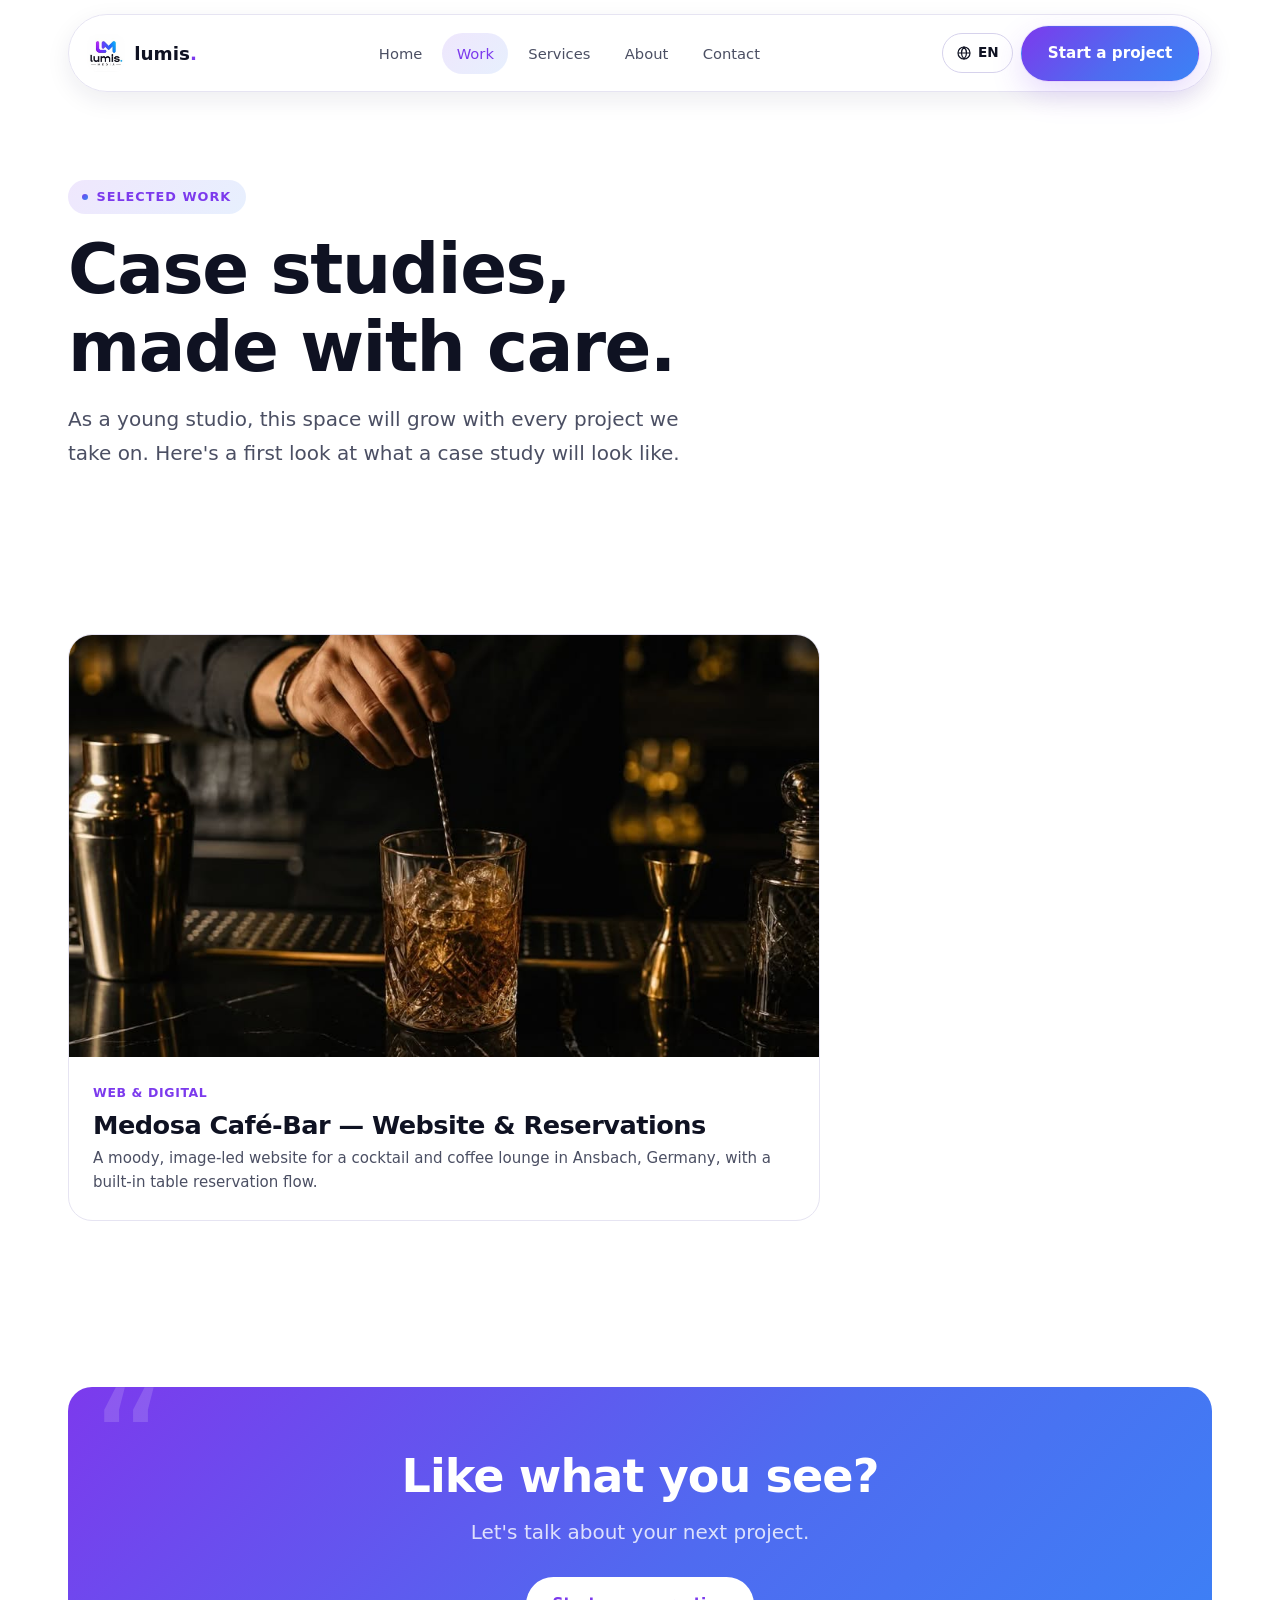
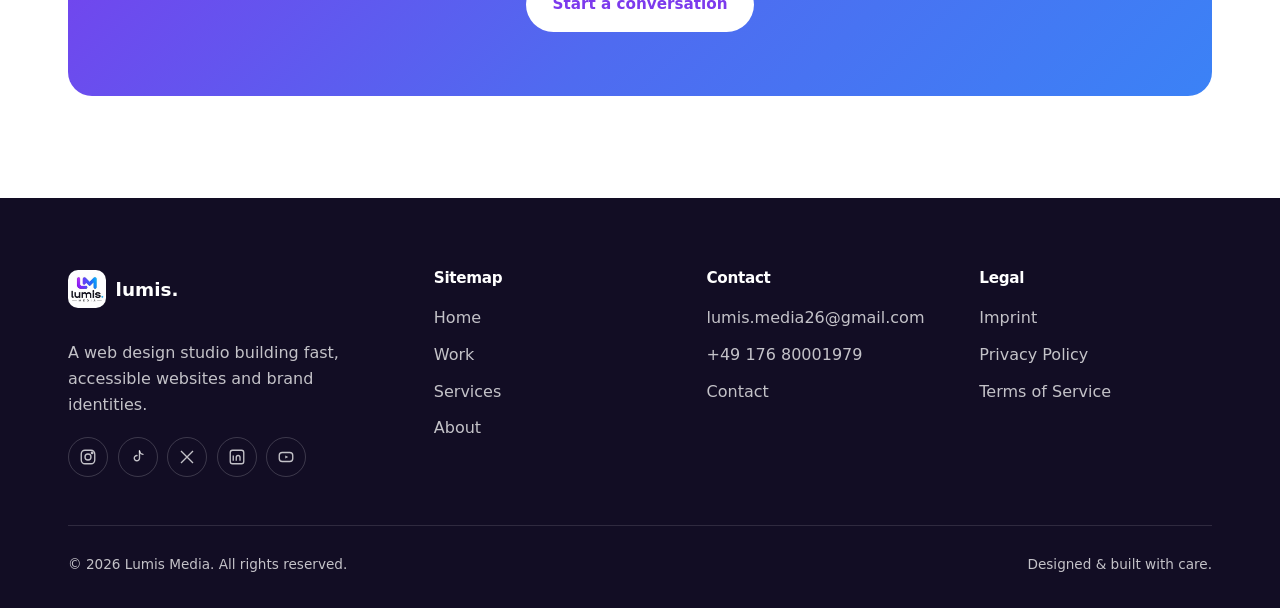
<file: work.html>
<!DOCTYPE html>
<html lang="en">
<head>
<meta charset="UTF-8">
<meta name="viewport" content="width=device-width, initial-scale=1">
<title data-page-title="meta.work_title">Work — Lumis Media</title>
<meta name="description" content="Selected website and brand identity case studies from Lumis Media.">
<link rel="icon" href="assets/img/logo.jpg">
<link rel="stylesheet" href="assets/css/styles.css">
</head>
<body>
<a class="skip-link" href="#main" data-i18n="common.skip_link">Skip to main content</a>

<div class="nav-wrap">
  <div class="container">
    <nav class="navbar" aria-label="Primary">
      <a class="brand" href="index.html">
        <img src="assets/img/logo.jpg" alt="Lumis Media logo" width="38" height="38">
        <span class="brand-word">lumis<span>.</span></span>
      </a>
      <div class="nav-links" role="menubar">
        <a href="index.html" data-i18n="common.nav.home">Home</a>
        <a href="work.html" aria-current="page" data-i18n="common.nav.work">Work</a>
        <a href="services.html" data-i18n="common.nav.services">Services</a>
        <a href="about.html" data-i18n="common.nav.about">About</a>
        <a href="contact.html" data-i18n="common.nav.contact">Contact</a>
      </div>
      <div class="nav-actions">
        <div class="lang-switch" data-lang-switch>
          <button class="lang-btn" data-lang-toggle aria-haspopup="true" aria-expanded="false" aria-label="Change language">
            <svg viewBox="0 0 24 24" fill="none" width="16" height="16" stroke="currentColor" stroke-width="1.8"><circle cx="12" cy="12" r="9"/><path d="M3 12h18M12 3c2.5 2.6 3.8 5.7 3.8 9s-1.3 6.4-3.8 9c-2.5-2.6-3.8-5.7-3.8-9s1.3-6.4 3.8-9Z"/></svg>
            <span data-lang-current>EN</span>
          </button>
          <div class="lang-menu" role="menu">
            <button role="menuitem" data-lang-option="en">English</button>
            <button role="menuitem" data-lang-option="de">Deutsch</button>
          </div>
        </div>
        <a class="btn btn-primary" href="contact.html" data-i18n="common.nav_cta">Start a project</a>
        <button class="nav-toggle" data-menu-toggle aria-label="Open menu" aria-expanded="false" aria-controls="mobile-menu">
          <svg viewBox="0 0 24 24" fill="none" width="20" height="20" stroke="currentColor" stroke-width="2" stroke-linecap="round"><path d="M4 7h16M4 12h16M4 17h16"/></svg>
        </button>
      </div>
    </nav>
  </div>
</div>

<div class="mobile-menu" id="mobile-menu" data-mobile-menu>
  <div class="mobile-menu-panel">
    <button class="mobile-menu-close" data-menu-close aria-label="Close menu">
      <svg viewBox="0 0 24 24" fill="none" width="18" height="18" stroke="currentColor" stroke-width="2" stroke-linecap="round"><path d="M6 6l12 12M18 6L6 18"/></svg>
    </button>
    <a href="index.html" data-i18n="common.nav.home">Home</a>
    <a href="work.html" data-i18n="common.nav.work">Work</a>
    <a href="services.html" data-i18n="common.nav.services">Services</a>
    <a href="about.html" data-i18n="common.nav.about">About</a>
    <a href="contact.html" data-i18n="common.nav.contact">Contact</a>
    <a class="btn btn-primary btn-block mt-2" href="contact.html" data-i18n="common.nav_cta">Start a project</a>
  </div>
</div>

<main id="main">

  <section class="page-hero container">
    <div class="section-head" data-reveal>
      <span class="eyebrow" data-i18n="work.hero.eyebrow">Selected work</span>
      <h1 data-i18n="work.hero.title">Case studies & content, made with care.</h1>
      <p class="text-lead mt-1" data-i18n="work.hero.lead">As a young studio, this space will grow with every project we take on. Here's a first look at what a case study will look like.</p>
    </div>
  </section>

  <section class="section-tight">
    <div class="container">
      <div class="grid grid-3">

        <!-- Featured project: Medosa Café-Bar -->
        <a class="project-card featured" href="https://medosa-cafebar.vercel.app/" target="_blank" rel="noopener noreferrer" data-project-cat="web" data-reveal>
          <div class="project-thumb">
            <img src="assets/img/work/medosa-cafe-bar.jpg" alt="Medosa Café-Bar website — dark, moody cocktail bar hero shot" loading="lazy">
          </div>
          <div class="project-body">
            <span class="project-cat" data-i18n="work.p0_cat">Web & Digital</span>
            <h3 data-i18n="work.p0_title">Medosa Café-Bar — Website & Reservations</h3>
            <p data-i18n="work.p0_text">A moody, image-led website for a cocktail and coffee lounge in Ansbach, Germany, with a built-in table reservation flow.</p>
          </div>
        </a>

      </div>
    </div>
  </section>

  <section class="section">
    <div class="container">
      <div class="testimonial" data-reveal style="text-align:center; display:flex; flex-direction:column; align-items:center;">
        <h2 style="color:#fff; margin-bottom:0.75rem;" data-i18n="work.cta.title">Like what you see?</h2>
        <p class="text-lead" style="color:rgba(255,255,255,0.8); margin-bottom:1.75rem;" data-i18n="work.cta.text">Let's talk about your next project.</p>
        <a class="btn btn-light" href="contact.html" data-i18n="work.cta.cta">Start a conversation</a>
      </div>
    </div>
  </section>

</main>

<footer class="footer">
  <div class="container">
    <div class="footer-grid">
      <div>
        <a class="brand" href="index.html">
          <img src="assets/img/logo.jpg" alt="Lumis Media logo" width="38" height="38">
          <span class="brand-word">lumis<span>.</span></span>
        </a>
        <p class="mt-2" style="max-width:32ch" data-i18n="common.footer.tagline">A creative media studio crafting stories, brands and campaigns that move audiences.</p>
        <div class="footer-social">
          <a href="https://www.instagram.com/lumis_media/" target="_blank" rel="noopener noreferrer" aria-label="Instagram"><svg viewBox="0 0 24 24" fill="none" stroke="currentColor" stroke-width="1.8"><rect x="3" y="3" width="18" height="18" rx="5"/><circle cx="12" cy="12" r="4"/><circle cx="17.5" cy="6.5" r="1"/></svg></a>
          <a href="https://www.tiktok.com/@lumis_media?lang=de-DE" target="_blank" rel="noopener noreferrer" aria-label="TikTok"><svg viewBox="0 0 24 24" fill="none" stroke="currentColor" stroke-width="1.8" stroke-linecap="round" stroke-linejoin="round"><path d="M14 4v9.5a3.5 3.5 0 1 1-3.3-3.49"/><path d="M14 4c.4 2.4 2.2 4.2 4.6 4.5"/></svg></a>
          <a href="https://x.com/Lumismedia" target="_blank" rel="noopener noreferrer" aria-label="X (Twitter)"><svg viewBox="0 0 24 24" fill="none" stroke="currentColor" stroke-width="1.8"><path d="M4 4l16 16M20 4L4 20"/></svg></a>
          <a href="https://www.linkedin.com/in/lumis-media-114449420/" target="_blank" rel="noopener noreferrer" aria-label="LinkedIn"><svg viewBox="0 0 24 24" fill="none" stroke="currentColor" stroke-width="1.8"><rect x="3" y="3" width="18" height="18" rx="3"/><path d="M7 10v7M7 7v.01M11 17v-4.5a2.5 2.5 0 0 1 5 0V17"/></svg></a>
          <a href="https://www.youtube.com/channel/UCOdUq0qNI40Kn8Vr9n3t4QQ" target="_blank" rel="noopener noreferrer" aria-label="YouTube"><svg viewBox="0 0 24 24" fill="none" stroke="currentColor" stroke-width="1.8"><rect x="3" y="6" width="18" height="12" rx="4"/><path d="M11 10l4 2-4 2z" fill="currentColor" stroke="none"/></svg></a>
        </div>
      </div>
      <div>
        <h4 data-i18n="common.footer.col_sitemap">Sitemap</h4>
        <ul>
          <li><a href="index.html" data-i18n="common.nav.home">Home</a></li>
          <li><a href="work.html" data-i18n="common.nav.work">Work</a></li>
          <li><a href="services.html" data-i18n="common.nav.services">Services</a></li>
          <li><a href="about.html" data-i18n="common.nav.about">About</a></li>
        </ul>
      </div>
      <div>
        <h4 data-i18n="common.footer.col_contact">Contact</h4>
        <ul>
          <li><a href="mailto:lumis.media26@gmail.com">lumis.media26@gmail.com</a></li>
          <li><a href="tel:+4917680001979">+49 176 80001979</a></li>
          <li><a href="contact.html" data-i18n="common.nav.contact">Contact</a></li>
        </ul>
      </div>
      <div>
        <h4 data-i18n="common.footer.col_legal">Legal</h4>
        <ul>
          <li><a href="imprint.html" data-i18n="common.footer.imprint">Imprint</a></li>
          <li><a href="privacy.html" data-i18n="common.footer.privacy">Privacy Policy</a></li>
          <li><a href="terms.html" data-i18n="common.footer.terms">Terms of Service</a></li>
        </ul>
      </div>
    </div>
    <div class="footer-bottom">
      <span>&copy; 2026 Lumis Media. <span data-i18n="common.footer.rights">All rights reserved.</span></span>
      <span data-i18n="common.footer.made_with">Designed & built with care.</span>
    </div>
  </div>
</footer>

<script src="assets/js/i18n-data.js"></script>
<script src="assets/js/i18n.js"></script>
<script src="assets/js/main.js"></script>
</body>
</html>
</file>
<file: assets/css/styles.css>
/* ==========================================================================
   Lumis Media — Design System
   Brand: violet -> blue gradient, clean light editorial, premium sans type
   ========================================================================== */

@import url('https://api.fontshare.com/v2/css?f[]=satoshi@700,500,400&f[]=general-sans@400,500,600,700&display=swap');

:root {
  /* Brand */
  --color-primary: #7C3AED;      /* violet-600 */
  --color-primary-dark: #6425D0;
  --color-primary-light: #A78BFA;
  --color-secondary: #3B82F6;    /* blue-500 */
  --color-secondary-light: #60A5FA;
  --gradient-brand: linear-gradient(135deg, #7C3AED 0%, #4F6BF0 55%, #3B82F6 100%);
  --gradient-brand-soft: linear-gradient(135deg, rgba(124,58,237,0.12) 0%, rgba(59,130,246,0.12) 100%);

  /* Neutrals */
  --color-bg: #FFFFFF;
  --color-bg-alt: #F7F6FC;
  --color-bg-dark: #120D24;
  --color-text: #0F1222;
  --color-text-muted: #4B4F63;
  --color-text-soft: #6B7086;
  --color-border: #E6E4F2;
  --color-border-strong: #D6D2EC;

  /* Feedback */
  --color-success: #16A34A;
  --color-error: #DC2626;

  /* Typography */
  --font-display: 'Satoshi', 'General Sans', 'Inter', system-ui, -apple-system, sans-serif;
  --font-body: 'General Sans', 'Inter', system-ui, -apple-system, sans-serif;

  /* Spacing / Layout */
  --container-max: 1240px;
  --container-pad: clamp(1.25rem, 4vw, 3rem);
  --radius-sm: 10px;
  --radius-md: 16px;
  --radius-lg: 24px;
  --radius-pill: 999px;

  /* Motion */
  --ease-out: cubic-bezier(0.16, 1, 0.3, 1);
  --dur-fast: 180ms;
  --dur-base: 300ms;
  --dur-slow: 600ms;

  /* Elevation */
  --shadow-sm: 0 1px 2px rgba(15, 18, 34, 0.06), 0 1px 1px rgba(15, 18, 34, 0.04);
  --shadow-md: 0 8px 24px rgba(30, 20, 70, 0.08);
  --shadow-lg: 0 20px 48px rgba(30, 20, 70, 0.14);
  --shadow-glow: 0 0 0 1px rgba(124,58,237,0.08), 0 12px 32px rgba(124,58,237,0.18);

  --z-nav: 100;
  --z-overlay: 200;
  --z-toast: 300;
}

/* ---------- Reset ---------- */
*, *::before, *::after { box-sizing: border-box; }
html { scroll-behavior: smooth; -webkit-text-size-adjust: 100%; }
@media (prefers-reduced-motion: reduce) {
  html { scroll-behavior: auto; }
  *, *::before, *::after {
    animation-duration: 0.01ms !important;
    animation-iteration-count: 1 !important;
    transition-duration: 0.01ms !important;
    scroll-behavior: auto !important;
  }
}

body {
  margin: 0;
  font-family: var(--font-body);
  font-size: 16px;
  line-height: 1.6;
  color: var(--color-text);
  background: var(--color-bg);
  -webkit-font-smoothing: antialiased;
  overflow-x: hidden;
}

img, svg, video { max-width: 100%; display: block; }
img { height: auto; }
a { color: inherit; text-decoration: none; }
ul { margin: 0; padding: 0; list-style: none; }
button { font: inherit; cursor: pointer; }
input, textarea, select { font: inherit; }

h1, h2, h3, h4 {
  font-family: var(--font-display);
  font-weight: 700;
  line-height: 1.12;
  letter-spacing: -0.02em;
  margin: 0;
  color: var(--color-text);
}

h1 { font-size: clamp(2.4rem, 5.4vw, 4.6rem); }
h2 { font-size: clamp(1.9rem, 3.6vw, 3rem); }
h3 { font-size: clamp(1.25rem, 2vw, 1.6rem); }

p { margin: 0; }
.text-lead { font-size: clamp(1.05rem, 1.6vw, 1.25rem); color: var(--color-text-muted); line-height: 1.7; }
.text-muted { color: var(--color-text-muted); }
.text-soft { color: var(--color-text-soft); }

:focus-visible {
  outline: 3px solid var(--color-primary);
  outline-offset: 2px;
  border-radius: 4px;
}

.skip-link {
  position: absolute;
  left: 1rem;
  top: -60px;
  background: var(--color-text);
  color: #fff;
  padding: 0.75rem 1.25rem;
  border-radius: var(--radius-sm);
  z-index: 999;
  transition: top var(--dur-base) var(--ease-out);
}
.skip-link:focus { top: 1rem; }

/* ---------- Layout ---------- */
.container {
  width: 100%;
  max-width: var(--container-max);
  margin-inline: auto;
  padding-inline: var(--container-pad);
}

section { position: relative; }
.section { padding-block: clamp(3.5rem, 8vw, 7rem); }
.section-tight { padding-block: clamp(2.5rem, 5vw, 4rem); }
.section-alt { background: var(--color-bg-alt); }

.eyebrow {
  display: inline-flex;
  align-items: center;
  gap: 0.5rem;
  font-size: 0.8rem;
  font-weight: 600;
  letter-spacing: 0.08em;
  text-transform: uppercase;
  color: var(--color-primary);
  background: var(--gradient-brand-soft);
  padding: 0.4rem 0.9rem;
  border-radius: var(--radius-pill);
  margin-bottom: 1.1rem;
}
.eyebrow::before {
  content: '';
  width: 6px; height: 6px;
  border-radius: 50%;
  background: var(--gradient-brand);
}

.section-head { max-width: 640px; margin-bottom: clamp(2rem, 5vw, 3.25rem); }
.section-head.center { margin-inline: auto; text-align: center; }

.grid { display: grid; gap: clamp(1.25rem, 3vw, 2rem); }
.grid-2 { grid-template-columns: repeat(2, 1fr); }
.grid-3 { grid-template-columns: repeat(3, 1fr); }
.grid-4 { grid-template-columns: repeat(4, 1fr); }

@media (max-width: 900px) {
  .grid-3, .grid-4 { grid-template-columns: repeat(2, 1fr); }
}
@media (max-width: 620px) {
  .grid-2, .grid-3, .grid-4 { grid-template-columns: 1fr; }
}

/* ---------- Buttons ---------- */
.btn {
  display: inline-flex;
  align-items: center;
  justify-content: center;
  gap: 0.55rem;
  font-family: var(--font-display);
  font-weight: 600;
  font-size: 0.95rem;
  padding: 0.9rem 1.6rem;
  border-radius: var(--radius-pill);
  border: 1px solid transparent;
  cursor: pointer;
  transition: transform var(--dur-fast) var(--ease-out), box-shadow var(--dur-fast) var(--ease-out), background var(--dur-fast) var(--ease-out), color var(--dur-fast) var(--ease-out), border-color var(--dur-fast) var(--ease-out);
  white-space: nowrap;
  min-height: 44px;
}
.btn:active { transform: scale(0.97); }
.btn:disabled { opacity: 0.6; cursor: not-allowed; pointer-events: none; }
.btn svg { width: 18px; height: 18px; flex-shrink: 0; transition: transform var(--dur-base) var(--ease-out); }

.btn-primary {
  background: var(--gradient-brand);
  color: #fff;
  box-shadow: var(--shadow-glow);
}
.btn-primary:hover { transform: translateY(-2px); box-shadow: 0 16px 40px rgba(124,58,237,0.28); }

.btn-ghost {
  background: transparent;
  color: var(--color-text);
  border-color: var(--color-border-strong);
}
.btn-ghost:hover { border-color: var(--color-primary); color: var(--color-primary); background: var(--gradient-brand-soft); }

.btn-light {
  background: #fff;
  color: var(--color-primary);
}
.btn-light:hover { transform: translateY(-2px); box-shadow: var(--shadow-lg); }

.btn-block { width: 100%; }
.btn:hover svg.arrow { transform: translateX(3px); }

/* ---------- Navbar ---------- */
.nav-wrap {
  position: sticky;
  top: 0;
  z-index: var(--z-nav);
  padding-top: 0.9rem;
}
.navbar {
  width: 100%;
  display: flex;
  align-items: center;
  justify-content: space-between;
  gap: 1rem;
  padding: 0.65rem 0.75rem 0.65rem 1.1rem;
  background: rgba(255, 255, 255, 0.72);
  backdrop-filter: blur(16px) saturate(160%);
  -webkit-backdrop-filter: blur(16px) saturate(160%);
  border: 1px solid var(--color-border);
  border-radius: var(--radius-pill);
  box-shadow: var(--shadow-md);
}

.brand { display: flex; align-items: center; gap: 0.6rem; font-family: var(--font-display); font-weight: 700; flex-shrink: 0; }
.brand img { width: 38px; height: 38px; border-radius: 10px; flex-shrink: 0; }
.brand-word { font-size: 1.15rem; color: var(--color-text); white-space: nowrap; }
.brand-word span { color: var(--color-primary); }

.nav-links { display: flex; align-items: center; gap: 0.35rem; flex-shrink: 0; }
.nav-links a { white-space: nowrap; }
.nav-links a {
  padding: 0.55rem 0.9rem;
  border-radius: var(--radius-pill);
  font-size: 0.92rem;
  font-weight: 500;
  color: var(--color-text-muted);
  transition: background var(--dur-fast) var(--ease-out), color var(--dur-fast) var(--ease-out);
}
.nav-links a:hover, .nav-links a[aria-current="page"] { background: var(--gradient-brand-soft); color: var(--color-primary); }

.nav-actions { display: flex; align-items: center; gap: 0.5rem; flex-shrink: 0; }

.lang-switch { position: relative; }
.lang-btn {
  display: flex; align-items: center; gap: 0.35rem;
  background: transparent; border: 1px solid var(--color-border-strong);
  border-radius: var(--radius-pill); padding: 0.5rem 0.85rem;
  font-size: 0.85rem; font-weight: 600; color: var(--color-text);
  min-height: 40px;
}
.lang-btn:hover { border-color: var(--color-primary); }
.lang-menu {
  position: absolute; right: 0; top: calc(100% + 0.5rem);
  background: #fff; border: 1px solid var(--color-border);
  border-radius: var(--radius-sm); box-shadow: var(--shadow-lg);
  padding: 0.4rem; min-width: 140px;
  opacity: 0; visibility: hidden; transform: translateY(-6px);
  transition: opacity var(--dur-fast) var(--ease-out), transform var(--dur-fast) var(--ease-out), visibility var(--dur-fast);
}
.lang-switch.open .lang-menu { opacity: 1; visibility: visible; transform: translateY(0); }
.lang-menu button {
  display: flex; width: 100%; align-items: center; gap: 0.5rem;
  background: none; border: none; padding: 0.55rem 0.7rem; border-radius: 8px;
  font-size: 0.88rem; color: var(--color-text); text-align: left; min-height: 40px;
}
.lang-menu button:hover { background: var(--color-bg-alt); }
.lang-menu button[aria-current="true"] { color: var(--color-primary); font-weight: 600; }

.nav-toggle {
  display: none;
  background: var(--color-text); color: #fff;
  width: 42px; height: 42px; border-radius: 50%;
  align-items: center; justify-content: center; border: none;
}

@media (max-width: 1100px) {
  .nav-links { display: none; }
  .nav-toggle { display: inline-flex; }
}

@media (max-width: 520px) {
  .navbar { padding: 0.55rem 0.6rem 0.55rem 0.9rem; }
  .nav-actions .btn-primary { display: none; }
  .brand-word { font-size: 1.05rem; }
}

.mobile-menu {
  position: fixed; inset: 0; z-index: var(--z-overlay);
  background: rgba(15, 18, 34, 0.5);
  backdrop-filter: blur(4px);
  opacity: 0; visibility: hidden; transition: opacity var(--dur-base) var(--ease-out), visibility var(--dur-base);
}
.mobile-menu.open { opacity: 1; visibility: visible; }
.mobile-menu-panel {
  position: absolute; top: 0; right: 0; height: 100%; width: min(320px, 85vw);
  background: #fff; padding: 1.5rem; display: flex; flex-direction: column; gap: 1.5rem;
  transform: translateX(100%); transition: transform var(--dur-slow) var(--ease-out);
  overflow-y: auto;
}
.mobile-menu.open .mobile-menu-panel { transform: translateX(0); }
.mobile-menu-panel a {
  font-family: var(--font-display); font-size: 1.15rem; font-weight: 600;
  padding: 0.85rem 0.5rem; border-bottom: 1px solid var(--color-border);
}
.mobile-menu-close {
  align-self: flex-end; width: 42px; height: 42px; border-radius: 50%;
  background: var(--color-bg-alt); border: none; display: flex; align-items: center; justify-content: center;
}

/* ---------- Hero ---------- */
.hero {
  position: relative;
  padding-block: clamp(3.5rem, 10vw, 7rem) clamp(3rem, 8vw, 5rem);
  overflow: hidden;
  isolation: isolate;
}
.hero-bg-blob {
  position: absolute;
  inset: 4% -10% auto auto;
  width: min(60vw, 720px);
  aspect-ratio: 1;
  background: var(--gradient-brand);
  opacity: 0.16;
  filter: blur(80px);
  border-radius: 50%;
  z-index: -1;
  transition: transform 900ms var(--ease-out);
  will-change: transform;
}
.hero-grid {
  display: grid;
  grid-template-columns: 1.1fr 0.9fr;
  gap: clamp(2rem, 5vw, 4rem);
  align-items: center;
}
@media (max-width: 940px) {
  .hero-grid { grid-template-columns: 1fr; text-align: left; }
}

.hero-copy h1 { margin-bottom: 1.25rem; }
.hero-copy .text-lead { margin-bottom: 2rem; max-width: 46ch; }
.hero-actions { display: flex; gap: 1rem; flex-wrap: wrap; }

.hero-visual {
  position: relative;
  aspect-ratio: 4/5;
  border-radius: var(--radius-lg);
  background: var(--gradient-brand);
  box-shadow: var(--shadow-lg);
  overflow: hidden;
}
.hero-visual::after {
  content: '';
  position: absolute; inset: 0;
  background: radial-gradient(circle at 30% 20%, rgba(255,255,255,0.35), transparent 55%);
  mix-blend-mode: overlay;
}
.hero-visual-card {
  position: absolute; left: 1.25rem; right: 1.25rem; bottom: 1.25rem;
  background: rgba(255,255,255,0.92);
  backdrop-filter: blur(10px);
  border-radius: var(--radius-md);
  padding: 1.1rem 1.3rem;
  display: flex; align-items: center; gap: 0.9rem;
  box-shadow: var(--shadow-md);
}
.hero-visual-card .dot { width: 42px; height: 42px; border-radius: 50%; background: var(--gradient-brand); flex-shrink: 0; }

.hero-stats { display: flex; gap: clamp(1.5rem, 4vw, 3rem); margin-top: clamp(2.5rem, 5vw, 3.5rem); flex-wrap: wrap; }
.hero-stat .num { font-family: var(--font-display); font-size: clamp(1.6rem, 3vw, 2.2rem); font-weight: 700; color: var(--color-text); }
.hero-stat .num .grad { background: var(--gradient-brand); -webkit-background-clip: text; background-clip: text; color: transparent; }
.hero-stat .label { font-size: 0.85rem; color: var(--color-text-soft); }

/* ---------- Marquee ---------- */
.marquee { overflow: hidden; -webkit-mask-image: linear-gradient(90deg, transparent, #000 8%, #000 92%, transparent); mask-image: linear-gradient(90deg, transparent, #000 8%, #000 92%, transparent); }
.marquee-track {
  display: flex;
  width: max-content;
  gap: clamp(2.5rem, 6vw, 4.5rem);
  animation: marquee 28s linear infinite;
}
.marquee:hover .marquee-track { animation-play-state: paused; }
.marquee-track span {
  font-family: var(--font-display); font-weight: 700; font-size: 1.4rem;
  color: var(--color-text-soft); opacity: 0.55; white-space: nowrap;
}
@keyframes marquee { from { transform: translateX(0); } to { transform: translateX(-50%); } }

/* ---------- Cards ---------- */
.card {
  background: #fff;
  border: 1px solid var(--color-border);
  border-radius: var(--radius-md);
  padding: clamp(1.5rem, 3vw, 2rem);
  transition: transform var(--dur-base) var(--ease-out), box-shadow var(--dur-base) var(--ease-out), border-color var(--dur-base) var(--ease-out);
}
.card:hover { transform: translateY(-6px); box-shadow: var(--shadow-lg); border-color: var(--color-border-strong); }

.icon-tile {
  width: 52px; height: 52px; border-radius: var(--radius-sm);
  background: var(--gradient-brand-soft);
  display: flex; align-items: center; justify-content: center;
  color: var(--color-primary);
  margin-bottom: 1.25rem;
}
.icon-tile svg { width: 26px; height: 26px; }

.service-card h3 { margin-bottom: 0.6rem; }
.service-card p { color: var(--color-text-muted); }
.service-card .tag-list { margin-top: 1.1rem; display: flex; flex-wrap: wrap; gap: 0.4rem; }
.tag {
  font-size: 0.76rem; font-weight: 600; padding: 0.3rem 0.65rem;
  border-radius: var(--radius-pill); background: var(--color-bg-alt); color: var(--color-text-muted);
}

/* Project / work cards */
.project-card {
  position: relative;
  border-radius: var(--radius-lg);
  overflow: hidden;
  border: 1px solid var(--color-border);
  background: #fff;
  cursor: pointer;
  transition: transform var(--dur-base) var(--ease-out), box-shadow var(--dur-base) var(--ease-out);
}
.project-card:hover { transform: translateY(-6px); box-shadow: var(--shadow-lg); }
.project-thumb {
  aspect-ratio: 4/3;
  position: relative;
  overflow: hidden;
}
.project-thumb img { width: 100%; height: 100%; object-fit: cover; transition: transform 700ms var(--ease-out); }
.project-card:hover .project-thumb img { transform: scale(1.06); }
.project-thumb .placeholder-art { width: 100%; height: 100%; }
.project-body { padding: 1.4rem 1.5rem 1.6rem; }
.project-cat { font-size: 0.78rem; font-weight: 600; color: var(--color-primary); text-transform: uppercase; letter-spacing: 0.05em; }
.project-body h3 { margin-top: 0.4rem; }
.project-body p { color: var(--color-text-muted); margin-top: 0.4rem; font-size: 0.94rem; }

.project-card.featured { grid-column: span 2; }
.project-card.featured .project-thumb { aspect-ratio: 16/9; }
@media (max-width: 760px) { .project-card.featured { grid-column: span 1; } }

.badge-placeholder {
  position: absolute; top: 0.9rem; left: 0.9rem;
  background: rgba(15,18,34,0.85); color: #fff;
  font-size: 0.72rem; font-weight: 600; letter-spacing: 0.03em;
  padding: 0.35rem 0.7rem; border-radius: var(--radius-pill);
  z-index: 2;
}

/* Filters */
.filter-bar { display: flex; flex-wrap: wrap; gap: 0.6rem; margin-bottom: clamp(2rem, 4vw, 2.75rem); }
.filter-btn {
  background: #fff; border: 1px solid var(--color-border-strong);
  padding: 0.55rem 1.1rem; border-radius: var(--radius-pill);
  font-size: 0.88rem; font-weight: 600; color: var(--color-text-muted);
  transition: all var(--dur-fast) var(--ease-out); min-height: 42px;
}
.filter-btn:hover { border-color: var(--color-primary); color: var(--color-primary); }
.filter-btn.active { background: var(--gradient-brand); color: #fff; border-color: transparent; }

/* ---------- Team ---------- */
.team-card { text-align: left; }
.team-avatar {
  width: 100%; aspect-ratio: 1; border-radius: var(--radius-md);
  background: var(--gradient-brand); display: flex; align-items: center; justify-content: center;
  font-family: var(--font-display); font-weight: 700; font-size: 2.2rem; color: #fff;
  margin-bottom: 1.1rem; position: relative; overflow: hidden;
}
.team-avatar::after { content: ''; position: absolute; inset: 0; background: radial-gradient(circle at 70% 20%, rgba(255,255,255,0.4), transparent 60%); }
.team-card h3 { margin-bottom: 0.15rem; }
.team-role { color: var(--color-primary); font-weight: 600; font-size: 0.9rem; margin-bottom: 0.6rem; }

/* ---------- Testimonial ---------- */
.testimonial {
  background: var(--gradient-brand);
  border-radius: var(--radius-lg);
  padding: clamp(2.25rem, 6vw, 4rem);
  color: #fff;
  position: relative;
  overflow: hidden;
}
.testimonial::before {
  content: '\201C';
  position: absolute; top: -1rem; left: 1.5rem;
  font-family: var(--font-display); font-size: 9rem; color: rgba(255,255,255,0.15); line-height: 1;
}
.testimonial blockquote { font-size: clamp(1.2rem, 2.4vw, 1.7rem); font-family: var(--font-display); font-weight: 500; max-width: 70ch; position: relative; z-index: 1; margin: 0 0 1.75rem; }
.testimonial .author { display: flex; align-items: center; gap: 0.9rem; }
.testimonial .avatar { width: 46px; height: 46px; border-radius: 50%; background: rgba(255,255,255,0.25); flex-shrink: 0; }

/* ---------- Newsletter / CTA band ---------- */
.cta-band {
  border-radius: var(--radius-lg);
  background: var(--color-bg-dark);
  color: #fff;
  padding: clamp(2.5rem, 6vw, 4.5rem);
  position: relative;
  overflow: hidden;
  isolation: isolate;
}
.cta-band::before {
  content: '';
  position: absolute; inset: 0;
  background: radial-gradient(circle at 15% 15%, rgba(124,58,237,0.55), transparent 45%), radial-gradient(circle at 85% 85%, rgba(59,130,246,0.5), transparent 45%);
  z-index: -1;
}
.cta-band .grid-2 { align-items: center; }

.form-row { display: flex; gap: 0.75rem; flex-wrap: wrap; margin-top: 1.5rem; }
.form-row input[type="email"] {
  flex: 1 1 240px;
  min-width: 0;
  padding: 0.9rem 1.2rem;
  border-radius: var(--radius-pill);
  border: 1px solid rgba(255,255,255,0.25);
  background: rgba(255,255,255,0.08);
  color: #fff;
  min-height: 48px;
}
.form-row input::placeholder { color: rgba(255,255,255,0.6); }
.form-note { font-size: 0.8rem; color: rgba(255,255,255,0.6); margin-top: 0.75rem; }

/* ---------- Forms (contact) ---------- */
.field { margin-bottom: 1.3rem; }
.field label { display: block; font-weight: 600; font-size: 0.9rem; margin-bottom: 0.5rem; }
.field input, .field textarea {
  width: 100%;
  padding: 0.85rem 1.05rem;
  border: 1px solid var(--color-border-strong);
  border-radius: var(--radius-sm);
  background: #fff;
  color: var(--color-text);
  min-height: 48px;
  transition: border-color var(--dur-fast) var(--ease-out), box-shadow var(--dur-fast) var(--ease-out);
}
.field textarea { min-height: 140px; resize: vertical; }
.field input:focus, .field textarea:focus {
  outline: none; border-color: var(--color-primary); box-shadow: 0 0 0 4px rgba(124,58,237,0.14);
}
.field .error-msg { display: none; color: var(--color-error); font-size: 0.82rem; margin-top: 0.4rem; }
.field.invalid input, .field.invalid textarea { border-color: var(--color-error); }
.field.invalid .error-msg { display: block; }

.form-success {
  display: none;
  align-items: center; gap: 0.75rem;
  background: #ECFDF3; color: #027A48;
  border: 1px solid #ABEFC6; border-radius: var(--radius-sm);
  padding: 1rem 1.2rem; margin-top: 1.25rem; font-weight: 600;
}
.form-success.show { display: flex; }

/* ---------- Footer ---------- */
.footer { background: var(--color-bg-dark); color: rgba(255,255,255,0.75); padding-block: clamp(3rem, 6vw, 4.5rem) 2rem; }
.footer .brand-word, .footer .brand-word span { color: #fff; }
.footer-grid { display: grid; grid-template-columns: 1.4fr 1fr 1fr 1fr; gap: 2.5rem; }
@media (max-width: 780px) { .footer-grid { grid-template-columns: 1fr 1fr; } }
@media (max-width: 480px) { .footer-grid { grid-template-columns: 1fr; } }
.footer h4 { color: #fff; font-size: 0.95rem; margin-bottom: 1.1rem; }
.footer ul li { margin-bottom: 0.7rem; }
.footer a:hover { color: #fff; }
.footer-social { display: flex; gap: 0.6rem; margin-top: 1.25rem; }
.footer-social a {
  width: 40px; height: 40px; border-radius: 50%; border: 1px solid rgba(255,255,255,0.18);
  display: flex; align-items: center; justify-content: center;
}
.footer-social a:hover { background: rgba(255,255,255,0.1); }
.footer-social svg { width: 18px; height: 18px; }
.footer-bottom {
  margin-top: 3rem; padding-top: 1.75rem; border-top: 1px solid rgba(255,255,255,0.12);
  display: flex; justify-content: space-between; flex-wrap: wrap; gap: 1rem; font-size: 0.85rem;
}

/* ---------- Scroll reveal ---------- */
[data-reveal] { opacity: 0; transform: translateY(28px); transition: opacity var(--dur-slow) var(--ease-out), transform var(--dur-slow) var(--ease-out); }
[data-reveal].in-view { opacity: 1; transform: translateY(0); }
[data-reveal-delay="1"] { transition-delay: 90ms; }
[data-reveal-delay="2"] { transition-delay: 180ms; }
[data-reveal-delay="3"] { transition-delay: 270ms; }
[data-reveal-delay="4"] { transition-delay: 360ms; }

/* ---------- Page hero (inner pages) ---------- */
.page-hero { padding-block: clamp(3rem, 8vw, 5.5rem) clamp(2rem, 5vw, 3rem); }
.page-hero .text-lead { max-width: 60ch; }
.breadcrumb { display: flex; align-items: center; gap: 0.5rem; font-size: 0.85rem; color: var(--color-text-soft); margin-bottom: 1.25rem; }
.breadcrumb a:hover { color: var(--color-primary); }

/* ---------- Values / process ---------- */
.value-card .icon-tile { margin-bottom: 1rem; }
.process-step { display: flex; gap: 1.25rem; }
.process-num {
  font-family: var(--font-display); font-weight: 700; font-size: 1.1rem;
  width: 44px; height: 44px; border-radius: 50%; flex-shrink: 0;
  background: var(--gradient-brand-soft); color: var(--color-primary);
  display: flex; align-items: center; justify-content: center;
}
.process-step:not(:last-child) { margin-bottom: 2rem; padding-bottom: 2rem; border-bottom: 1px dashed var(--color-border-strong); }

/* ---------- Utilities ---------- */
.flex { display: flex; }
.items-center { align-items: center; }
.justify-between { justify-content: space-between; }
.gap-1 { gap: 0.5rem; } .gap-2 { gap: 1rem; } .gap-3 { gap: 1.5rem; }
.mt-1 { margin-top: 1rem; } .mt-2 { margin-top: 2rem; } .mt-3 { margin-top: 3rem; }
.text-center { text-align: center; }
.sr-only {
  position: absolute; width: 1px; height: 1px; padding: 0; margin: -1px;
  overflow: hidden; clip: rect(0,0,0,0); white-space: nowrap; border: 0;
}
.skeleton {
  background: linear-gradient(90deg, var(--color-bg-alt) 25%, #fff 37%, var(--color-bg-alt) 63%);
  background-size: 400% 100%;
  animation: skeleton-loading 1.4s ease infinite;
}
@keyframes skeleton-loading { 0% { background-position: 100% 50%; } 100% { background-position: 0 50%; } }

/* ---------- Legal content (Imprint / Privacy / Terms) ---------- */
.legal-content { max-width: 680px; }
.legal-content h2 { font-size: 1.2rem; margin-top: 2.25rem; margin-bottom: 0.6rem; }
.legal-content h2:first-child { margin-top: 0; }
.legal-content p { color: var(--color-text-muted); margin-bottom: 1rem; }
.legal-content a { color: var(--color-primary); text-decoration: underline; text-underline-offset: 2px; }
.legal-content a:hover { color: var(--color-primary-dark); }
</file>
